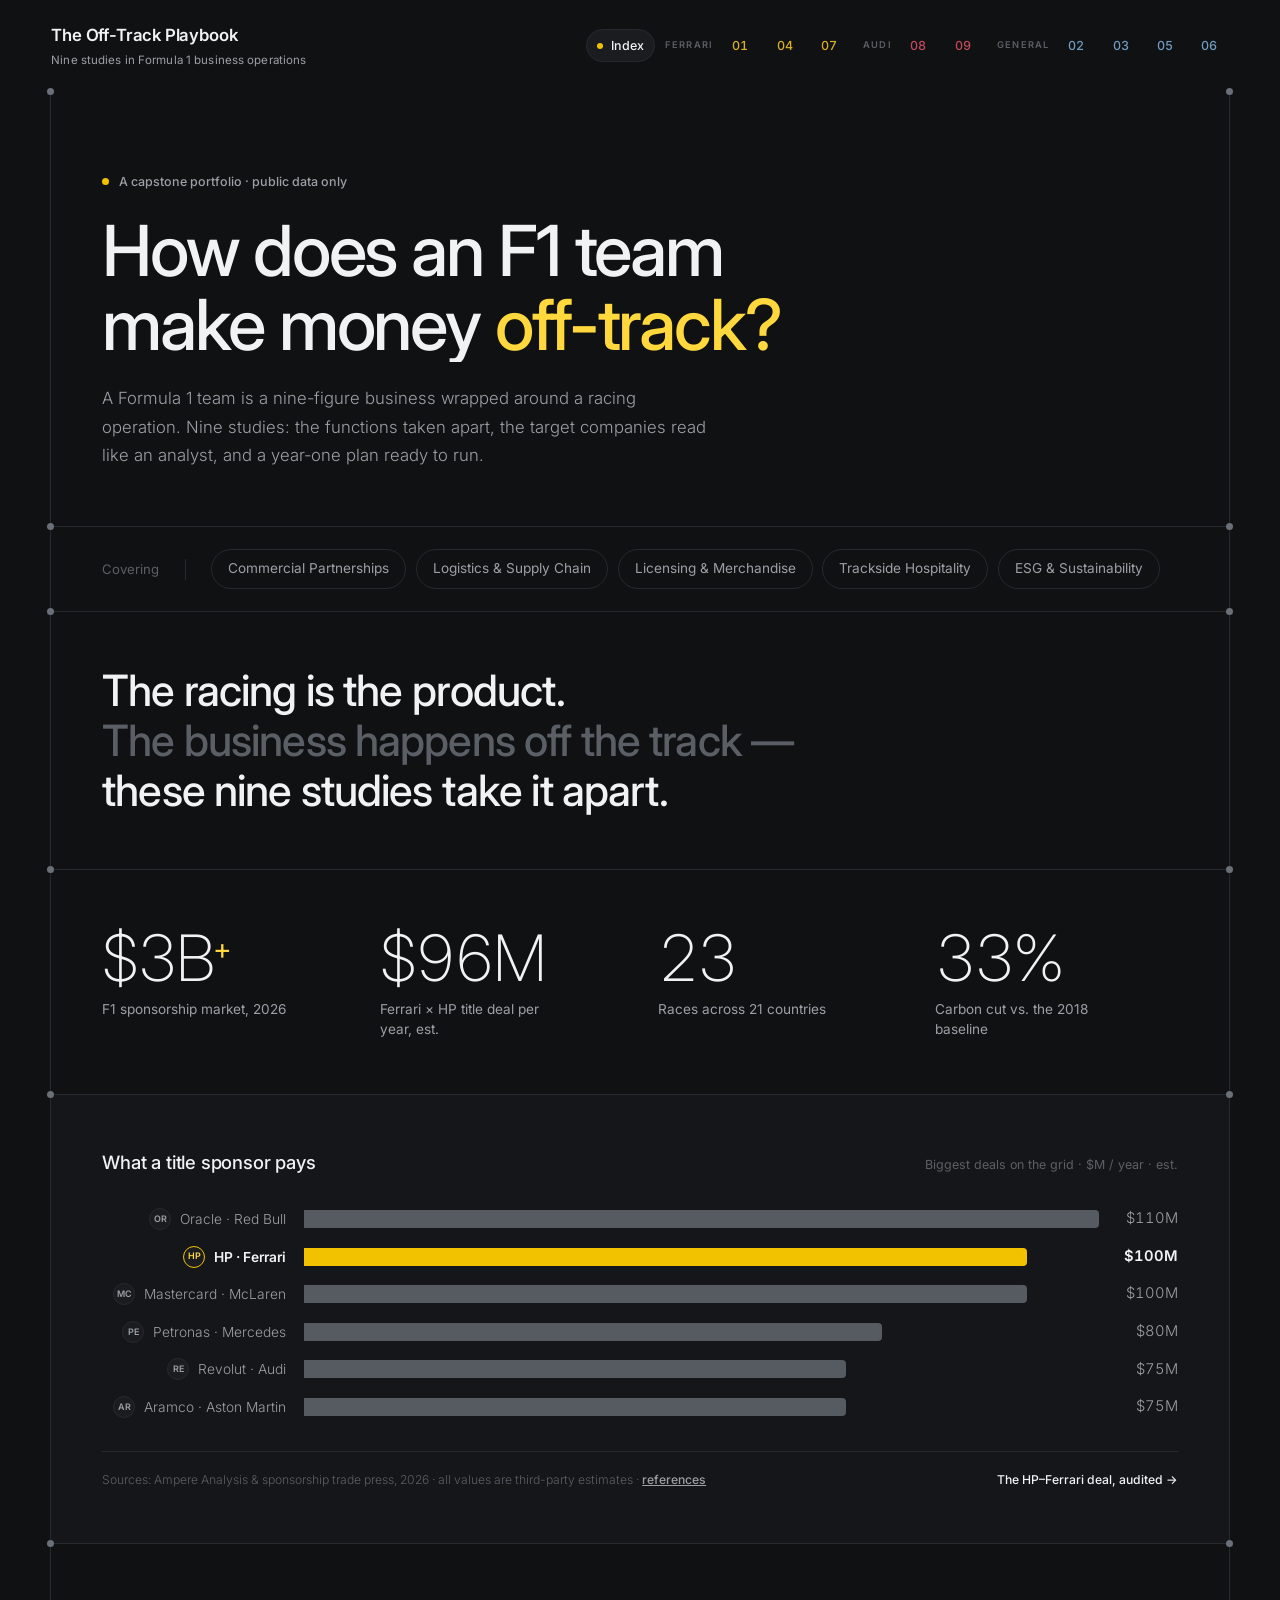
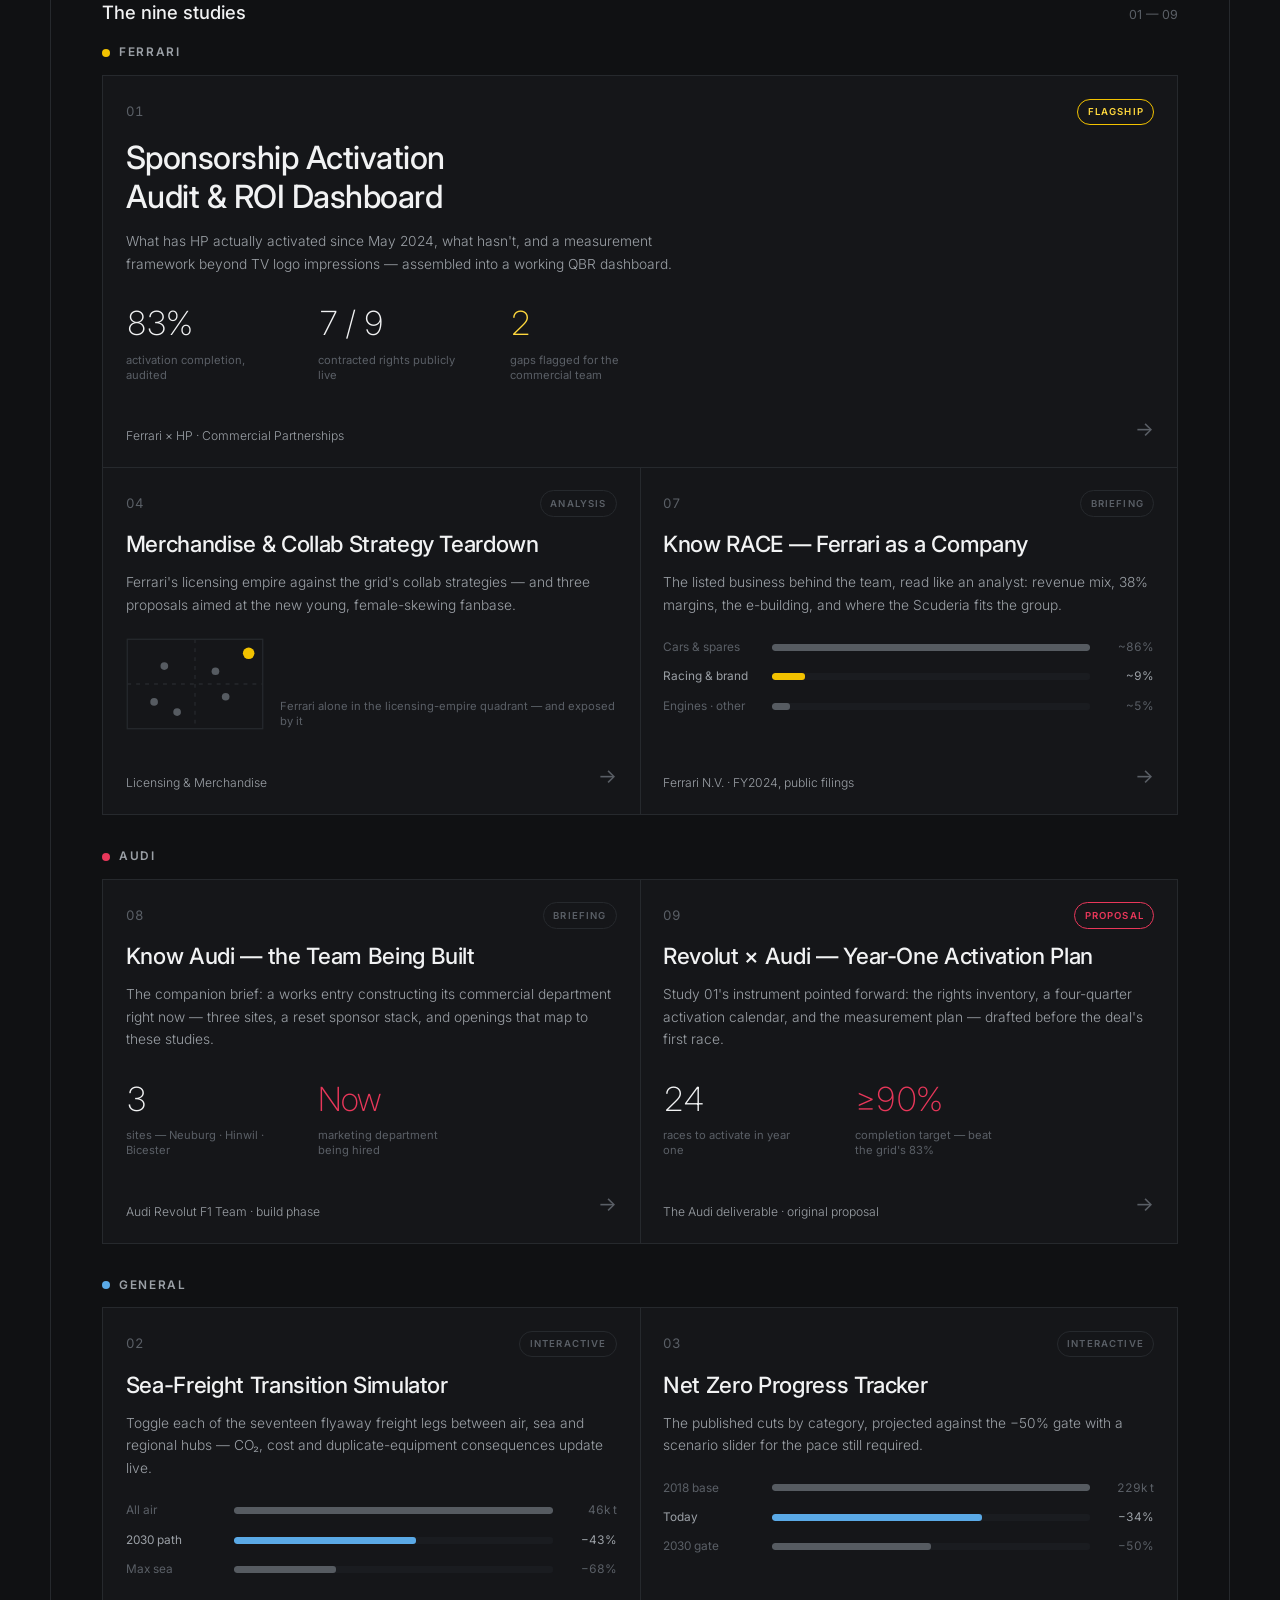
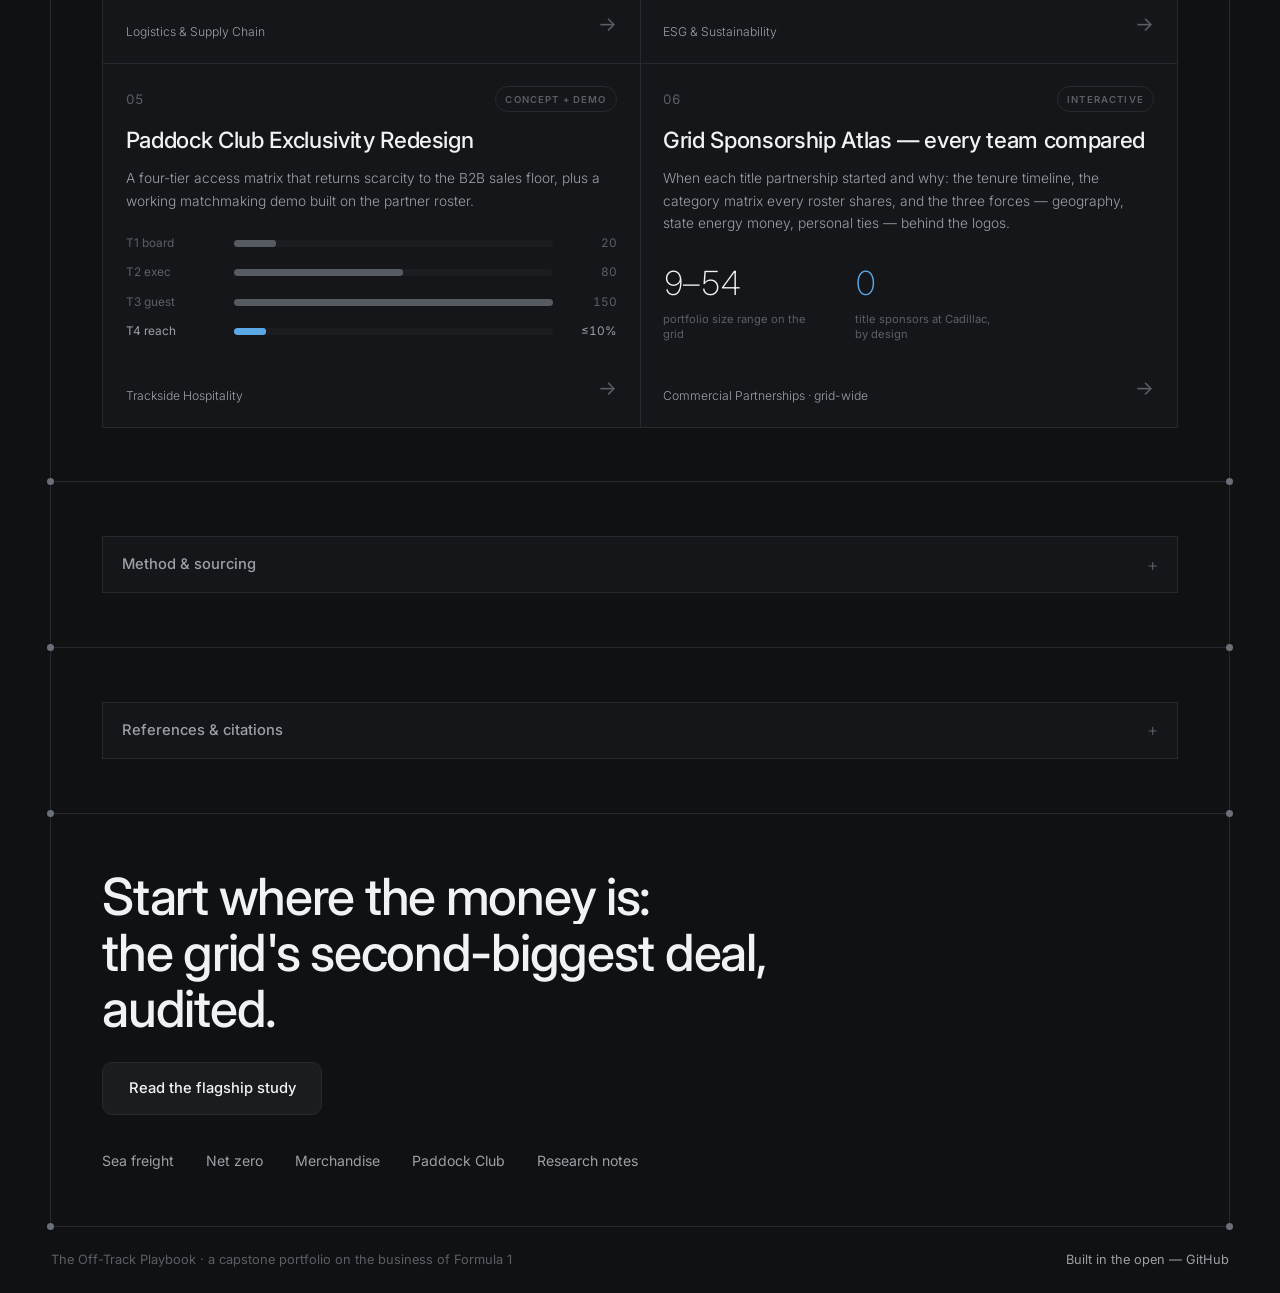
<file: index.html>
<!DOCTYPE html>
<html lang="en">
<head>
<meta charset="utf-8">
<meta name="viewport" content="width=device-width, initial-scale=1">
<title>The Off-Track Playbook — Nine Studies in F1 Business Operations</title>
<meta name="description" content="A capstone portfolio on how a Formula 1 team makes money off-track: sponsorship ROI, logistics, licensing, hospitality, sustainability, the grid-wide sponsor atlas, and company briefings on Ferrari and Audi.">
<link rel="preconnect" href="https://fonts.googleapis.com">
<link rel="preconnect" href="https://fonts.gstatic.com" crossorigin>
<link href="https://fonts.googleapis.com/css2?family=Inter:wght@200;300;400;500;600&display=swap" rel="stylesheet">
<link rel="stylesheet" href="assets/style.css?v=9">
</head>
<body>

<header class="site">
  <div class="wrap">
    <div class="brand">The Off-Track Playbook
      <small>Nine studies in Formula 1 business operations</small>
    </div>
    <nav class="topnav" aria-label="Site"><a href="index.html" class="on" aria-current="page">Index</a><span class="tng">Ferrari</span><a href="projects/sponsorship-roi.html" class="g-frr" title="Sponsorship ROI Dashboard">01</a><a href="projects/merch-collabs.html" class="g-frr" title="Merch & Collabs">04</a><a href="projects/know-race.html" class="g-frr" title="Know RACE">07</a><span class="tng">Audi</span><a href="projects/know-audi.html" class="g-audi" title="Know Audi">08</a><a href="projects/audi-activation-plan.html" class="g-audi" title="Revolut × Audi Activation Plan">09</a><span class="tng">General</span><a href="projects/sea-freight.html" class="g-gen" title="Sea-Freight Simulator">02</a><a href="projects/net-zero.html" class="g-gen" title="Net Zero Tracker">03</a><a href="projects/paddock-club.html" class="g-gen" title="Paddock Club">05</a><a href="projects/sponsorship-atlas.html" class="g-gen" title="Grid Sponsorship Atlas">06</a></nav>
  </div>
</header>

<div class="frame-wrap">

  <section class="sect hero">
    <div class="kicker reveal in">A capstone portfolio · public data only</div>
    <h1 class="wipe reveal">
      <span class="ln"><i>How does an F1 team</i></span>
      <span class="ln"><i>make money <em>off-track?</em></i></span>
    </h1>
    <p class="lede reveal">
      A Formula 1 team is a nine-figure business wrapped around a racing operation.
      Nine studies: the functions taken apart, the target companies read like an analyst, and a year-one plan ready to run.
    </p>
  </section>

  <section class="sect coverage reveal" aria-label="Functions covered">
    <span class="cap">Covering</span>
    <nav class="cov-links">
      <a href="projects/sponsorship-roi.html">Commercial Partnerships</a>
      <a href="projects/sea-freight.html">Logistics &amp; Supply Chain</a>
      <a href="projects/merch-collabs.html">Licensing &amp; Merchandise</a>
      <a href="projects/paddock-club.html">Trackside Hospitality</a>
      <a href="projects/net-zero.html">ESG &amp; Sustainability</a>
    </nav>
  </section>

  <section class="sect statement">
    <h2 class="wipe reveal">
      <span class="ln"><i>The racing is the product.</i></span>
      <span class="ln"><i><span class="dim">The business happens off the track —</span></i></span>
      <span class="ln"><i>these nine studies take it apart.</i></span>
    </h2>
  </section>

  <section class="sect stats reveal" aria-label="The numbers behind the sport's off-track business">
    <div><a href="#deals" title="See the title-deal chart"><div class="n" data-n="3" data-pre="$" data-suf="B"><sup>+</sup></div><div class="l">F1 sponsorship market, 2026</div></a></div>
    <div><a href="projects/sponsorship-roi.html" title="Open the flagship audit"><div class="n" data-n="100" data-pre="$" data-suf="M">&nbsp;</div><div class="l">Ferrari × HP title deal per year, est.</div></a></div>
    <div><a href="projects/sea-freight.html" title="Open the freight simulator"><div class="n" data-n="24">&nbsp;</div><div class="l">Races across 21 countries</div></a></div>
    <div><a href="projects/net-zero.html" title="Open the net-zero tracker"><div class="n" data-n="35" data-suf="%">&nbsp;</div><div class="l">Carbon cut vs. the 2018 baseline</div></a></div>
  </section>

  <section class="sect hero-chart reveal" id="deals" aria-label="Bar chart: the grid's largest title sponsorship deals in millions of dollars per year, reported estimates. Oracle and Red Bull 110. HP and Ferrari 100. Mastercard and McLaren 100. Petronas and Mercedes 80. Revolut and Audi 75. Aramco and Aston Martin 75.">
    <div class="chart-head">
      <h2>What a title sponsor pays</h2>
      <span>Biggest deals on the grid · $M / year · est.</span>
    </div>
    <div class="chart-rows">
      <div class="crow" title="Oracle × Red Bull Racing — ~$110M/yr, the grid's largest title deal (reported estimate)">
        <span class="who"><span class="chip">OR</span>Oracle · Red Bull</span>
        <span class="track"><i style="--w:100%"></i></span>
        <span class="val">$110M</span>
      </div>
      <div class="crow hot" title="HP × Scuderia Ferrari — ~$100M/yr since May 2024. The deal this portfolio audits (reported estimate)">
        <span class="who"><span class="chip">HP</span>HP · Ferrari</span>
        <span class="track"><i style="--w:90.9%"></i></span>
        <span class="val">$100M</span>
      </div>
      <div class="crow" title="Mastercard × McLaren — ~$100M/yr (reported estimate)">
        <span class="who"><span class="chip">MC</span>Mastercard · McLaren</span>
        <span class="track"><i style="--w:90.9%"></i></span>
        <span class="val">$100M</span>
      </div>
      <div class="crow" title="Petronas × Mercedes — ~$80M/yr (reported estimate)">
        <span class="who"><span class="chip">PE</span>Petronas · Mercedes</span>
        <span class="track"><i style="--w:72.7%"></i></span>
        <span class="val">$80M</span>
      </div>
      <div class="crow" title="Revolut × Audi — ~$75M/yr (reported estimate)">
        <span class="who"><span class="chip">RE</span>Revolut · Audi</span>
        <span class="track"><i style="--w:68.2%"></i></span>
        <span class="val">$75M</span>
      </div>
      <div class="crow" title="Aramco × Aston Martin — ~$75M/yr (reported estimate)">
        <span class="who"><span class="chip">AR</span>Aramco · Aston Martin</span>
        <span class="track"><i style="--w:68.2%"></i></span>
        <span class="val">$75M</span>
      </div>
    </div>
    <div class="chart-foot">
      <span>Sources: Ampere Analysis &amp; sponsorship trade press, 2026 · all values are third-party estimates · <a href="#refs" style="color:var(--ink-soft); text-decoration:underline;">references</a></span>
      <a href="projects/sponsorship-roi.html">The HP–Ferrari deal, audited →</a>
    </div>
  </section>

  <section class="sect" aria-label="The nine studies">
    <div class="index-head reveal">
      <h2>The nine studies</h2>
      <span>01 — 09</span>
    </div>

    <div class="reveal">
      <h3 class="tg-head g-frr"><span class="tg-dot"></span>Ferrari</h3>
      <div class="tiles g-frr">
      <a class="tile hot" href="projects/sponsorship-roi.html">
        <span class="tile-top"><span class="no">01</span><span class="pill">Flagship</span></span>
        <h3>Sponsorship Activation Audit &amp; ROI Dashboard</h3>
        <span class="tile-desc">What has HP actually activated since May 2024, what hasn't, and a measurement framework beyond TV logo impressions — assembled into a working QBR dashboard.</span>
        <span class="tile-mid tile-kpis">
          <span><span class="n2">83%</span><span class="l2" style="display:block">activation completion, audited</span></span>
          <span><span class="n2">7 / 9</span><span class="l2" style="display:block">contracted rights publicly live</span></span>
          <span><span class="n2"><em>2</em></span><span class="l2" style="display:block">gaps flagged for the commercial team</span></span>
        </span>
        <span class="tile-foot"><span class="fn">Ferrari × HP · Commercial Partnerships</span><span class="arrow">→</span></span>
      </a>

      <a class="tile" href="projects/merch-collabs.html">
        <span class="tile-top"><span class="no">04</span><span class="pill soft">Analysis</span></span>
        <h3>Merchandise &amp; Collab Strategy Teardown</h3>
        <span class="tile-desc">Ferrari's licensing empire against the grid's collab strategies — and three proposals aimed at the new young, female-skewing fanbase.</span>
        <span class="tile-mid" style="display:flex; align-items:flex-end; gap:1rem;">
          <svg class="tile-quad" viewBox="0 0 108 72" aria-hidden="true">
            <rect x="1" y="1" width="106" height="70" fill="none" stroke="#26292d"/>
            <line x1="54" y1="1" x2="54" y2="71" stroke="#26292d" stroke-dasharray="3 4"/>
            <line x1="1" y1="36" x2="107" y2="36" stroke="#26292d" stroke-dasharray="3 4"/>
            <circle cx="30" cy="22" r="3" fill="#565b61"/>
            <circle cx="22" cy="50" r="3" fill="#565b61"/>
            <circle cx="40" cy="58" r="3" fill="#565b61"/>
            <circle cx="70" cy="26" r="3" fill="#565b61"/>
            <circle cx="78" cy="46" r="3" fill="#565b61"/>
            <circle cx="96" cy="12" r="4.5" fill="#f2c200"/>
          </svg>
          <span class="l2" style="font-size:0.7rem; color:var(--ink-faint); line-height:1.4;">Ferrari alone in the licensing-empire quadrant — and exposed by it</span>
        </span>
        <span class="tile-foot"><span class="fn">Licensing &amp; Merchandise</span><span class="arrow">→</span></span>
      </a>

      <a class="tile" href="projects/know-race.html">
        <span class="tile-top"><span class="no">07</span><span class="pill soft">Briefing</span></span>
        <h3>Know RACE — Ferrari as a Company</h3>
        <span class="tile-desc">The listed business behind the team, read like an analyst: revenue mix, 38% margins, the e-building, and where the Scuderia fits the group.</span>
        <span class="tile-mid tmini">
          <span class="tr"><span>Cars &amp; spares</span><span class="tb"><i style="--w:100%"></i></span><span class="tv">~86%</span></span>
          <span class="tr hot"><span>Racing &amp; brand</span><span class="tb"><i style="--w:10.5%"></i></span><span class="tv">~9%</span></span>
          <span class="tr"><span>Engines · other</span><span class="tb"><i style="--w:5.8%"></i></span><span class="tv">~5%</span></span>
        </span>
        <span class="tile-foot"><span class="fn">Ferrari N.V. · FY2024, public filings</span><span class="arrow">→</span></span>
      </a>
      </div>

      <h3 class="tg-head g-audi"><span class="tg-dot"></span>Audi</h3>
      <div class="tiles g-audi">
      <a class="tile" href="projects/know-audi.html">
        <span class="tile-top"><span class="no">08</span><span class="pill soft">Briefing</span></span>
        <h3>Know Audi — the Team Being Built</h3>
        <span class="tile-desc">The companion brief: a works entry constructing its commercial department right now — three sites, a reset sponsor stack, and openings that map to these studies.</span>
        <span class="tile-mid tile-kpis">
          <span><span class="n2">3</span><span class="l2" style="display:block">sites — Neuburg · Hinwil · Bicester</span></span>
          <span><span class="n2"><em>Now</em></span><span class="l2" style="display:block">marketing department being hired</span></span>
        </span>
        <span class="tile-foot"><span class="fn">Audi Revolut F1 Team · build phase</span><span class="arrow">→</span></span>
      </a>

      <a class="tile" href="projects/audi-activation-plan.html">
        <span class="tile-top"><span class="no">09</span><span class="pill">Proposal</span></span>
        <h3>Revolut × Audi — Year-One Activation Plan</h3>
        <span class="tile-desc">Study 01's instrument pointed forward: the rights inventory, a four-quarter activation calendar, and the measurement plan — drafted before the deal's first race.</span>
        <span class="tile-mid tile-kpis">
          <span><span class="n2">24</span><span class="l2" style="display:block">races to activate in year one</span></span>
          <span><span class="n2"><em>≥90%</em></span><span class="l2" style="display:block">completion target — beat the grid's 83%</span></span>
        </span>
        <span class="tile-foot"><span class="fn">The Audi deliverable · original proposal</span><span class="arrow">→</span></span>
      </a>
      </div>

      <h3 class="tg-head g-gen"><span class="tg-dot"></span>General</h3>
      <div class="tiles g-gen">
      <a class="tile" href="projects/sea-freight.html">
        <span class="tile-top"><span class="no">02</span><span class="pill soft">Interactive</span></span>
        <h3>Sea-Freight Transition Simulator</h3>
        <span class="tile-desc">Toggle each of the seventeen flyaway freight legs between air, sea and regional hubs — CO₂, cost and duplicate-equipment consequences update live.</span>
        <span class="tile-mid tmini">
          <span class="tr"><span>All air</span><span class="tb"><i style="--w:100%"></i></span><span class="tv">46k t</span></span>
          <span class="tr hot"><span>2030 path</span><span class="tb"><i style="--w:57%"></i></span><span class="tv">−43%</span></span>
          <span class="tr"><span>Max sea</span><span class="tb"><i style="--w:32%"></i></span><span class="tv">−68%</span></span>
        </span>
        <span class="tile-foot"><span class="fn">Logistics &amp; Supply Chain</span><span class="arrow">→</span></span>
      </a>

      <a class="tile" href="projects/net-zero.html">
        <span class="tile-top"><span class="no">03</span><span class="pill soft">Interactive</span></span>
        <h3>Net Zero Progress Tracker</h3>
        <span class="tile-desc">The published cuts by category, projected against the −50% gate with a scenario slider for the pace still required.</span>
        <span class="tile-mid tmini">
          <span class="tr"><span>2018 base</span><span class="tb"><i style="--w:100%"></i></span><span class="tv">229k t</span></span>
          <span class="tr hot"><span>Today</span><span class="tb"><i style="--w:66%"></i></span><span class="tv">−34%</span></span>
          <span class="tr"><span>2030 gate</span><span class="tb"><i style="--w:50%"></i></span><span class="tv">−50%</span></span>
        </span>
        <span class="tile-foot"><span class="fn">ESG &amp; Sustainability</span><span class="arrow">→</span></span>
      </a>

      <a class="tile" href="projects/paddock-club.html">
        <span class="tile-top"><span class="no">05</span><span class="pill soft">Concept + demo</span></span>
        <h3>Paddock Club Exclusivity Redesign</h3>
        <span class="tile-desc">A four-tier access matrix that returns scarcity to the B2B sales floor, plus a working matchmaking demo built on the partner roster.</span>
        <span class="tile-mid tmini">
          <span class="tr"><span>T1 board</span><span class="tb"><i style="--w:13%"></i></span><span class="tv">20</span></span>
          <span class="tr"><span>T2 exec</span><span class="tb"><i style="--w:53%"></i></span><span class="tv">80</span></span>
          <span class="tr"><span>T3 guest</span><span class="tb"><i style="--w:100%"></i></span><span class="tv">150</span></span>
          <span class="tr hot"><span>T4 reach</span><span class="tb"><i style="--w:10%"></i></span><span class="tv">≤10%</span></span>
        </span>
        <span class="tile-foot"><span class="fn">Trackside Hospitality</span><span class="arrow">→</span></span>
      </a>

      <a class="tile" href="projects/sponsorship-atlas.html">
        <span class="tile-top"><span class="no">06</span><span class="pill soft">Interactive</span></span>
        <h3>Grid Sponsorship Atlas — every team compared</h3>
        <span class="tile-desc">When each title partnership started and why: the tenure timeline, the category matrix every roster shares, and the three forces — geography, state energy money, personal ties — behind the logos.</span>
        <span class="tile-mid tile-kpis">
          <span><span class="n2">9–54</span><span class="l2" style="display:block">portfolio size range on the grid</span></span>
          <span><span class="n2"><em>0</em></span><span class="l2" style="display:block">title sponsors at Cadillac, by design</span></span>
        </span>
        <span class="tile-foot"><span class="fn">Commercial Partnerships · grid-wide</span><span class="arrow">→</span></span>
      </a>
      </div>
    </div>
  </section>

  <section class="sect">
    <details class="fold reveal"><summary>Method &amp; sourcing</summary><div class="fold-body"><strong>Method note:</strong> everything here is built from publicly available
      information — press releases, company channels, trade press, and published
      sustainability reports. All financial figures are third-party estimates unless a
      company disclosed them, and are labeled as such throughout.</div></details>
  </section>

  <section class="sect" aria-label="References">
<details class="fold reveal" id="refs"><summary>References &amp; citations</summary><div class="fold-body"><ol class="refs">
  <li id="ref-1"><span><a href="https://rtrsports.com/en/blog/every-teams-title-sponsor-for-the-2026-formula-1-season/" target="_blank" rel="noopener">RTR Sports — Every F1 title sponsor for the 2026 season, deal values (incl. Ampere market sizing)</a></span></li>
  <li id="ref-2"><span><a href="https://www.planetf1.com/news/staggering-financial-value-of-ferrari-hp-title-sponsor-deal-revealed" target="_blank" rel="noopener">PlanetF1 — The financial value of the Ferrari–HP title deal</a></span></li>
  <li id="ref-3"><span><a href="https://www.motorsportweek.com/2025/01/07/ferrari-f1-sponsorship-deal-matches-red-bull-in-100-million-windfall-report/" target="_blank" rel="noopener">Motorsport Week — Ferrari deal matches Red Bull in ~$100M windfall</a></span></li>
  <li id="ref-4"><span><a href="https://www.blackbookmotorsport.com/features/brand-visibility-f1-sponsorship-relo-metrics/" target="_blank" rel="noopener">BlackBook Motorsport — Relo Metrics on F1 sponsor media value</a></span></li>
  <li id="ref-5"><span><a href="https://www.formula1.com/" target="_blank" rel="noopener">F1 corporate sustainability reporting — 2018 baseline and ~35% reduction</a></span></li>
</ol></div></details>

  </section>

  <section class="sect cta">
    <h2 class="wipe reveal">
      <span class="ln"><i>Start where the money is:</i></span>
      <span class="ln"><i>the grid's second-biggest deal, audited.</i></span>
    </h2>
    <a class="btn reveal" href="projects/sponsorship-roi.html">Read the flagship study</a>
    <div class="links reveal">
      <a href="projects/sea-freight.html">Sea freight</a>
      <a href="projects/net-zero.html">Net zero</a>
      <a href="projects/merch-collabs.html">Merchandise</a>
      <a href="projects/paddock-club.html">Paddock Club</a>
      <a href="research/hp-ferrari-activation-inventory.md">Research notes</a>
    </div>
  </section>

  <div class="frame-end"></div>
</div>

<footer class="site">
  <div class="wrap">
    <span>The Off-Track Playbook · a capstone portfolio on the business of Formula 1</span>
    <a href="https://github.com/naisargg/off-track-playbook">Built in the open — GitHub</a>
  </div>
</footer>

<script src="assets/main.js?v=9"></script>
</body>
</html>
</file>
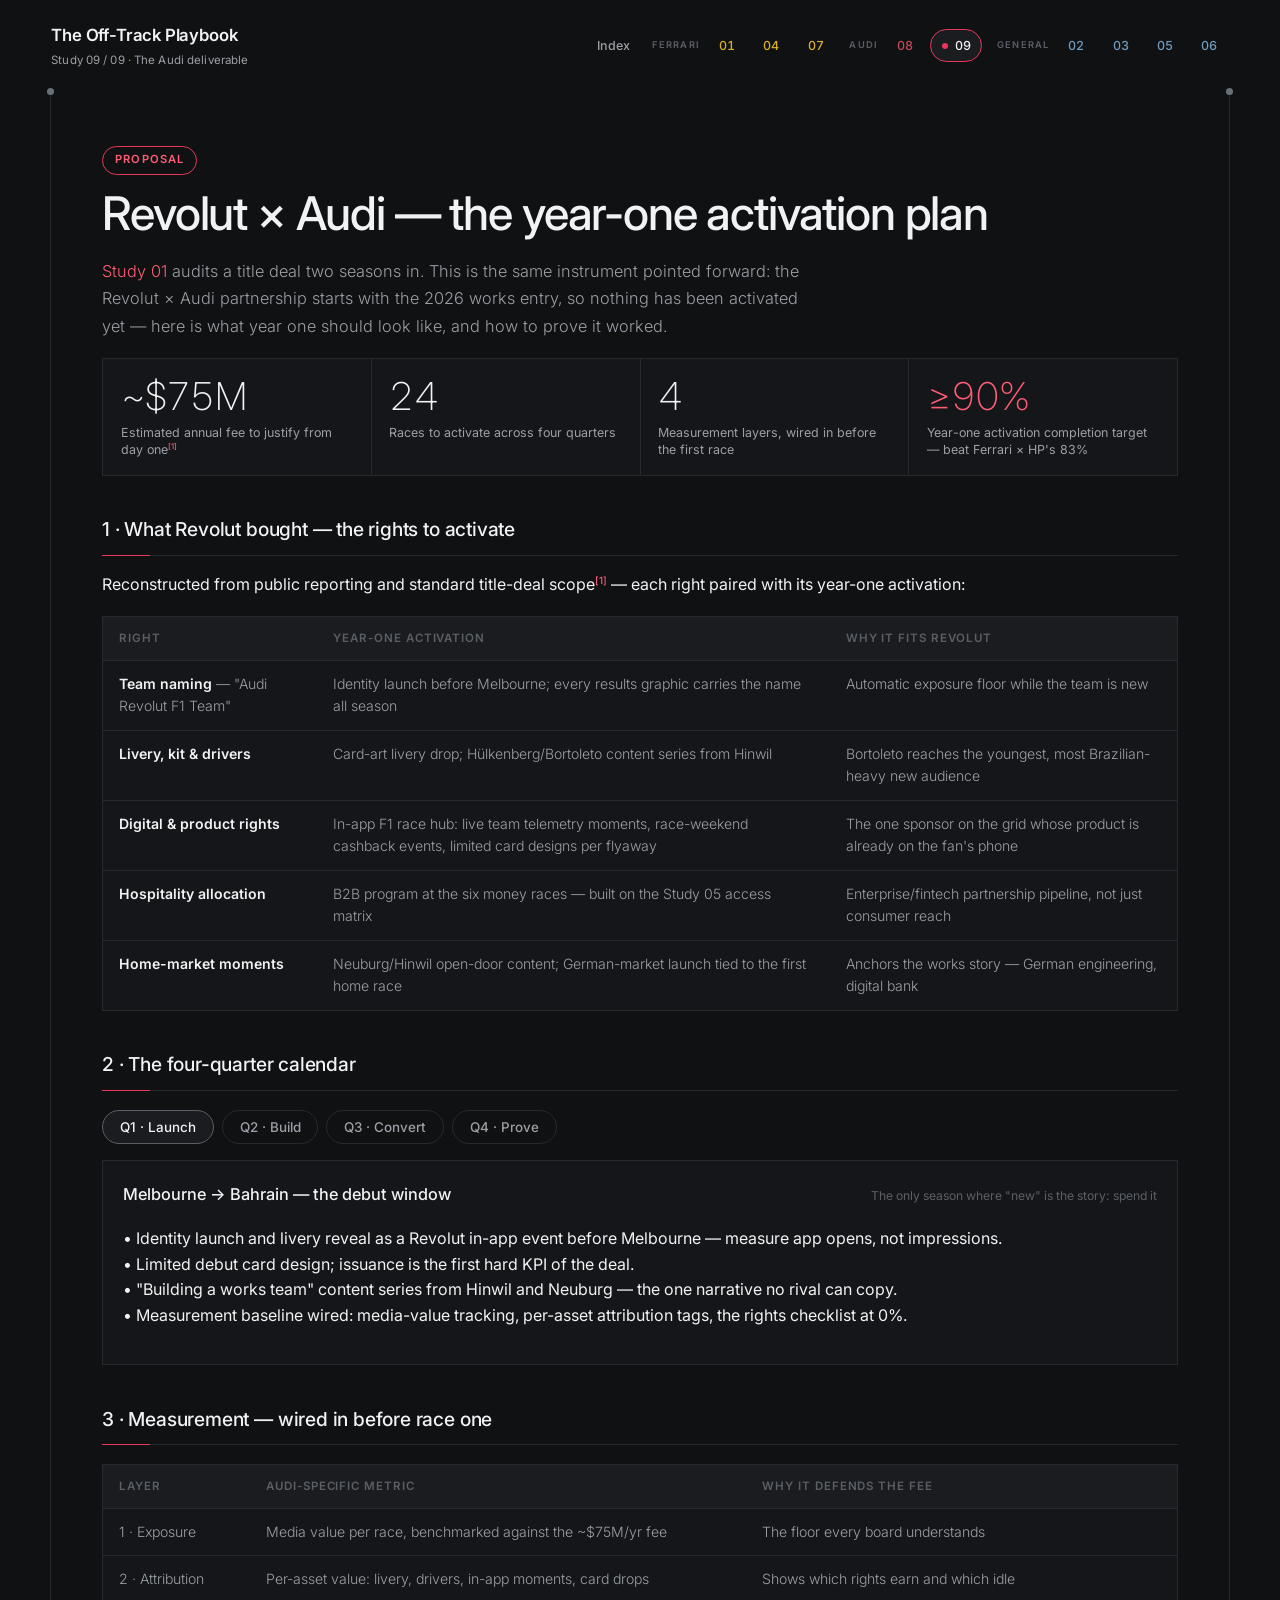
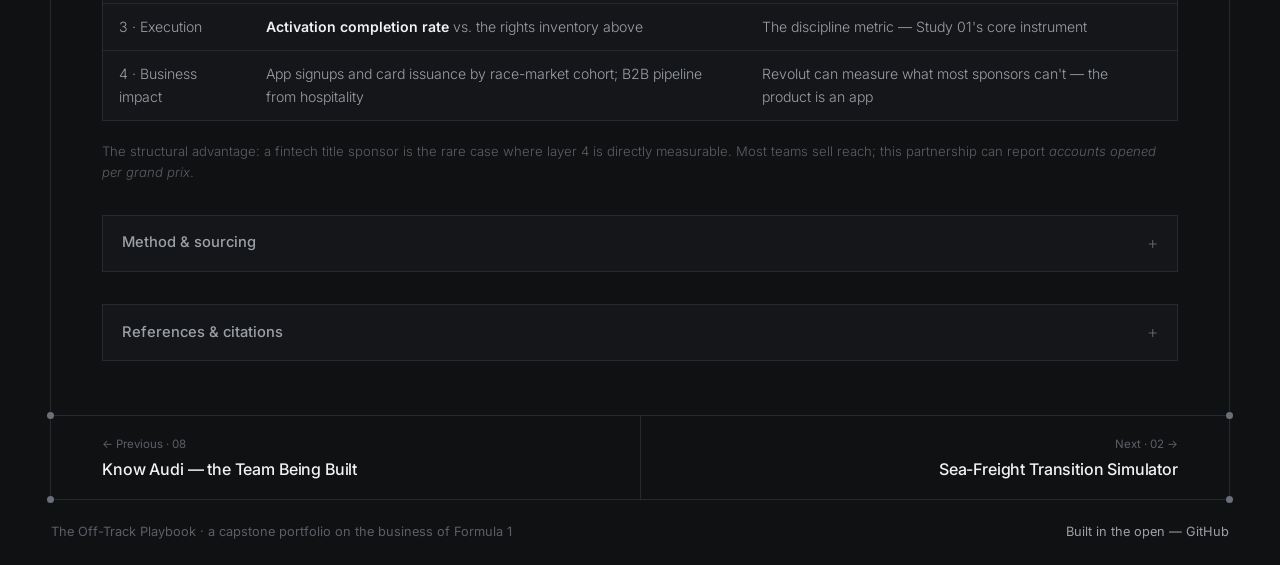
<file: projects/audi-activation-plan.html>
<!DOCTYPE html>
<html lang="en">
<head>
<meta charset="utf-8">
<meta name="viewport" content="width=device-width, initial-scale=1">
<title>Revolut × Audi — the Year-One Activation Plan | The Off-Track Playbook</title>
<link rel="preconnect" href="https://fonts.googleapis.com">
<link rel="preconnect" href="https://fonts.gstatic.com" crossorigin>
<link href="https://fonts.googleapis.com/css2?family=Inter:wght@200;300;400;500;600&display=swap" rel="stylesheet">
<link rel="stylesheet" href="../assets/style.css?v=9">
</head>
<body class="theme-audi">

<header class="site">
  <div class="wrap">
    <a href="../index.html">
      <div class="brand">The Off-Track Playbook
        <small>Study 09 / 09 · The Audi deliverable</small>
      </div>
    </a>
    <nav class="topnav" aria-label="Site"><a href="../index.html">Index</a><span class="tng">Ferrari</span><a href="sponsorship-roi.html" class="g-frr" title="Sponsorship ROI Dashboard">01</a><a href="merch-collabs.html" class="g-frr" title="Merch & Collabs">04</a><a href="know-race.html" class="g-frr" title="Know RACE">07</a><span class="tng">Audi</span><a href="know-audi.html" class="g-audi" title="Know Audi">08</a><a href="audi-activation-plan.html" class="g-audi on" aria-current="page" title="Revolut × Audi Activation Plan">09</a><span class="tng">General</span><a href="sea-freight.html" class="g-gen" title="Sea-Freight Simulator">02</a><a href="net-zero.html" class="g-gen" title="Net Zero Tracker">03</a><a href="paddock-club.html" class="g-gen" title="Paddock Club">05</a><a href="sponsorship-atlas.html" class="g-gen" title="Grid Sponsorship Atlas">06</a></nav>
  </div>
</header>

<div class="frame-wrap">
<main class="sect">
<article class="project">
  <span class="badge reveal in">Proposal</span>
  <h1>Revolut × Audi — the year-one activation plan</h1>
  <p class="lede reveal in">
    <a href="sponsorship-roi.html" style="color:var(--red-soft)">Study 01</a> audits a
    title deal two seasons in. This is the same instrument pointed forward: the
    Revolut × Audi partnership starts with the 2026 works entry, so nothing has been
    activated yet — here is what year one should look like, and how to prove it worked.
  </p>

  <div class="kpis reveal">
    <div class="kpi" data-go="#rights" title="See what was bought"><div class="v">~$75M</div><div class="k">Estimated annual fee to justify from day one<sup class="cite"><a href="#ref-1">[1]</a></sup></div></div>
    <div class="kpi" data-go="#calendar" title="See the calendar"><div class="v">24</div><div class="k">Races to activate across four quarters</div></div>
    <div class="kpi" data-go="#measure" title="See the measurement plan"><div class="v">4</div><div class="k">Measurement layers, wired in before the first race</div></div>
    <div class="kpi" data-go="#calendar" title="The target"><div class="v"><em>≥90%</em></div><div class="k">Year-one activation completion target — beat Ferrari × HP's 83%</div></div>
  </div>

  <div class="reveal"><h2 id="rights">1 · What Revolut bought — the rights to activate</h2>
  <p>Reconstructed from public reporting and standard title-deal scope<sup class="cite"><a href="#ref-1">[1]</a></sup> —
  each right paired with its year-one activation:</p>
  <div class="table-wrap">
    <table>
      <tr><th>Right</th><th>Year-one activation</th><th>Why it fits Revolut</th></tr>
      <tr><td><strong>Team naming</strong> — "Audi Revolut F1 Team"</td><td>Identity launch before Melbourne; every results graphic carries the name all season</td><td>Automatic exposure floor while the team is new</td></tr>
      <tr><td><strong>Livery, kit &amp; drivers</strong></td><td>Card-art livery drop; Hülkenberg/Bortoleto content series from Hinwil</td><td>Bortoleto reaches the youngest, most Brazilian-heavy new audience</td></tr>
      <tr><td><strong>Digital &amp; product rights</strong></td><td>In-app F1 race hub: live team telemetry moments, race-weekend cashback events, limited card designs per flyaway</td><td>The one sponsor on the grid whose product is already on the fan's phone</td></tr>
      <tr><td><strong>Hospitality allocation</strong></td><td>B2B program at the six money races — built on the <a href="paddock-club.html">Study 05</a> access matrix</td><td>Enterprise/fintech partnership pipeline, not just consumer reach</td></tr>
      <tr><td><strong>Home-market moments</strong></td><td>Neuburg/Hinwil open-door content; German-market launch tied to the first home race</td><td>Anchors the works story — German engineering, digital bank</td></tr>
    </table>
  </div>
  </div>

  <div class="reveal"><h2 id="calendar">2 · The four-quarter calendar</h2>
  <div class="tabs" role="tablist" aria-label="Year-one quarters">
    <button role="tab" aria-selected="true" data-tab="q1">Q1 · Launch</button>
    <button role="tab" aria-selected="false" data-tab="q2">Q2 · Build</button>
    <button role="tab" aria-selected="false" data-tab="q3">Q3 · Convert</button>
    <button role="tab" aria-selected="false" data-tab="q4">Q4 · Prove</button>
  </div>

  <div class="tabpanel panel" id="q1" role="tabpanel">
    <div class="panel-head"><h3>Melbourne → Bahrain — the debut window</h3><span>The only season where "new" is the story: spend it</span></div>
    <div class="fold-body" style="padding:0;">
      <p>• Identity launch and livery reveal as a Revolut in-app event before Melbourne — measure app opens, not impressions.<br>
      • Limited debut card design; issuance is the first hard KPI of the deal.<br>
      • "Building a works team" content series from Hinwil and Neuburg — the one narrative no rival can copy.<br>
      • Measurement baseline wired: media-value tracking, per-asset attribution tags, the rights checklist at 0%.</p>
    </div>
  </div>
  <div class="tabpanel panel" id="q2" role="tabpanel" hidden>
    <div class="panel-head"><h3>Miami → European season — reach into the growth market</h3><span>US races + home continent</span></div>
    <div class="fold-body" style="padding:0;">
      <p>• Miami consumer activation aimed at the 18–24, majority-female new-fan cohort — Revolut's exact acquisition target.<br>
      • German home-market push around the European leg; Neuburg engineering content for credibility.<br>
      • First B2B hospitality window at Monaco and Silverstone using the tiered access model.<br>
      • Quarter-end: first activation-completion reading against the rights inventory.</p>
    </div>
  </div>
  <div class="tabpanel panel" id="q3" role="tabpanel" hidden>
    <div class="panel-head"><h3>Summer → Singapore/Austin — convert attention to accounts</h3><span>Reach is rented; accounts are owned</span></div>
    <div class="fold-body" style="padding:0;">
      <p>• Race-weekend cashback and FX-fee events in every flyaway market — sponsorship as product distribution.<br>
      • Per-market card drops for Singapore and Austin; geo-cohort signup attribution per race.<br>
      • Slow-scoreboard insurance: content keyed to the build story and 2027 pipeline, never to points scored.</p>
    </div>
  </div>
  <div class="tabpanel panel" id="q4" role="tabpanel" hidden>
    <div class="panel-head"><h3>Vegas → Abu Dhabi — the proof quarter</h3><span>End the season with a defensible number</span></div>
    <div class="fold-body" style="padding:0;">
      <p>• Vegas flagship consumer moment; Abu Dhabi B2B closing program.<br>
      • Year-one QBR built on the four layers: exposure, attribution, completion rate, business impact.<br>
      • Target: ≥90% of contracted right categories activated with a public trace — beating the 83% the grid's
      second-biggest deal shows after two seasons (<a href="sponsorship-roi.html">Study 01</a>).<br>
      • Renewal-ready narrative drafted before anyone asks for it.</p>
    </div>
  </div>
  </div>

  <div class="reveal"><h2 id="measure">3 · Measurement — wired in before race one</h2>
  <div class="table-wrap">
    <table>
      <tr><th>Layer</th><th>Audi-specific metric</th><th>Why it defends the fee</th></tr>
      <tr><td>1 · Exposure</td><td>Media value per race, benchmarked against the ~$75M/yr fee</td><td>The floor every board understands</td></tr>
      <tr><td>2 · Attribution</td><td>Per-asset value: livery, drivers, in-app moments, card drops</td><td>Shows which rights earn and which idle</td></tr>
      <tr><td>3 · Execution</td><td><strong>Activation completion rate</strong> vs. the rights inventory above</td><td>The discipline metric — Study 01's core instrument</td></tr>
      <tr><td>4 · Business impact</td><td>App signups and card issuance by race-market cohort; B2B pipeline from hospitality</td><td>Revolut can measure what most sponsors can't — the product is an app</td></tr>
    </table>
  </div>
  <p style="font-size:0.82rem; color:var(--ink-faint); font-weight:300; margin-top:0.8rem;">
    The structural advantage: a fintech title sponsor is the rare case where layer 4
    is directly measurable. Most teams sell reach; this partnership can report
    <em>accounts opened per grand prix</em>.</p>
  </div>

  <details class="fold reveal"><summary>Method &amp; sourcing</summary><div class="fold-body"><strong>Method:</strong> a forward-looking proposal, not an audit — rights scope
  reconstructed from public deal reporting and standard title-deal structure; all
  activations are this study's original proposals; deal value is a third-party
  estimate. The measurement instrument is <a href="sponsorship-roi.html">Study 01</a>'s
  framework; the team context is <a href="know-audi.html">Study 08</a>.</div></details>
<details class="fold reveal" id="refs"><summary>References &amp; citations</summary><div class="fold-body"><ol class="refs">
  <li id="ref-1"><span><a href="https://rtrsports.com/en/blog/every-teams-title-sponsor-for-the-2026-formula-1-season/" target="_blank" rel="noopener">RTR Sports — Revolut · Audi title deal, value and positioning (2026)</a></span></li>
  <li id="ref-2"><span><a href="https://www.sauber-group.com/" target="_blank" rel="noopener">Sauber Group / Audi F1 — team communications</a></span></li>
  <li id="ref-3"><span>Audience composition (18–24 share, female share of new fans) <span class="unlinked">F1 published audience research</span></span></li>
  <li id="ref-4"><span>Activation calendar and KPI targets <span class="unlinked">this study's original proposal</span></span></li>
</ol></div></details>

</article>
</main>
<nav class="pager" aria-label="Between studies">
  <a class="pg prev" href="know-audi.html"><small>← Previous · 08</small><span>Know Audi — the Team Being Built</span></a>
  <a class="pg next" href="sea-freight.html"><small>Next · 02 →</small><span>Sea-Freight Transition Simulator</span></a>
</nav>
<div class="frame-end"></div>
</div>

<footer class="site">
  <div class="wrap">
    <span>The Off-Track Playbook · a capstone portfolio on the business of Formula 1</span>
    <a href="https://github.com/naisargg/off-track-playbook">Built in the open — GitHub</a>
  </div>
</footer>

<script src="../assets/main.js?v=9"></script>
<script>
(function () {
  var tabs = document.querySelectorAll('.tabs [role="tab"]');
  tabs.forEach(function (b) {
    b.addEventListener("click", function () {
      tabs.forEach(function (o) {
        o.setAttribute("aria-selected", o === b ? "true" : "false");
        document.getElementById(o.dataset.tab).hidden = o !== b;
      });
    });
  });
})();
</script>
</body>
</html>
</file>
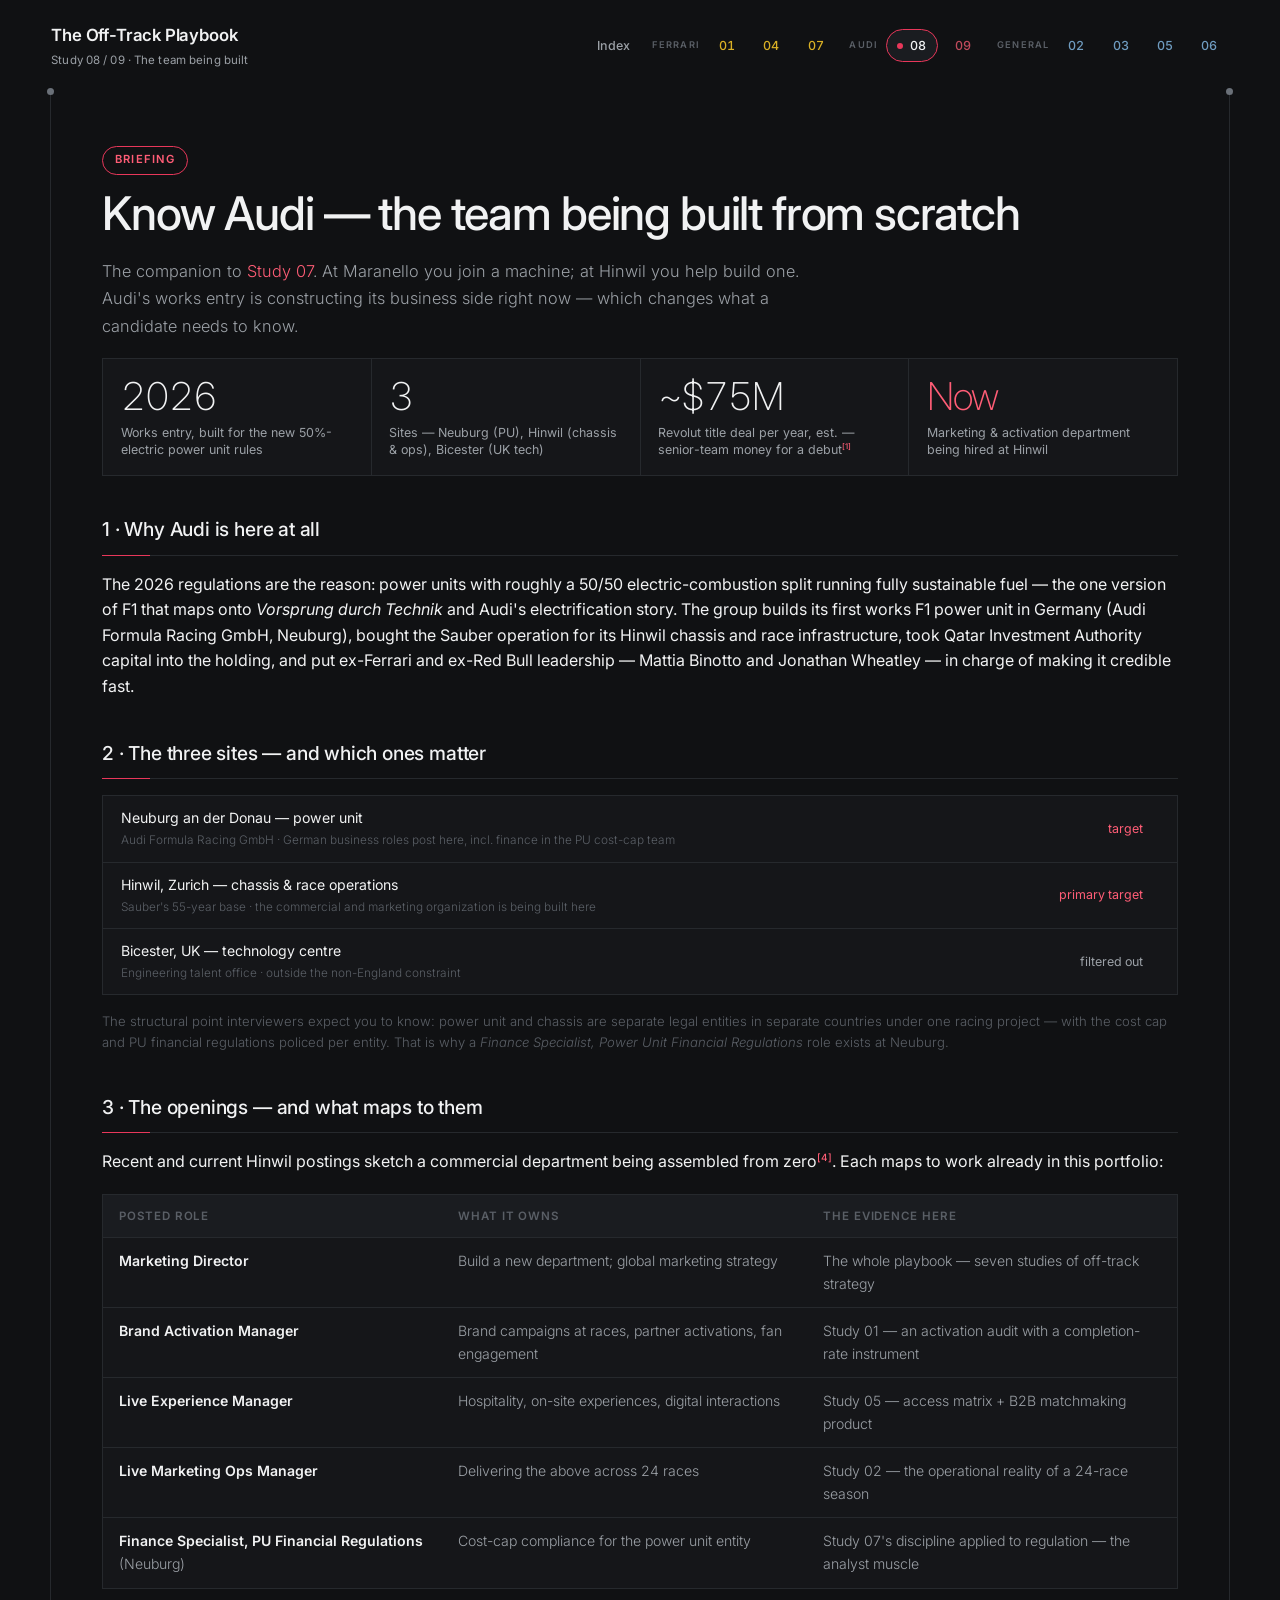
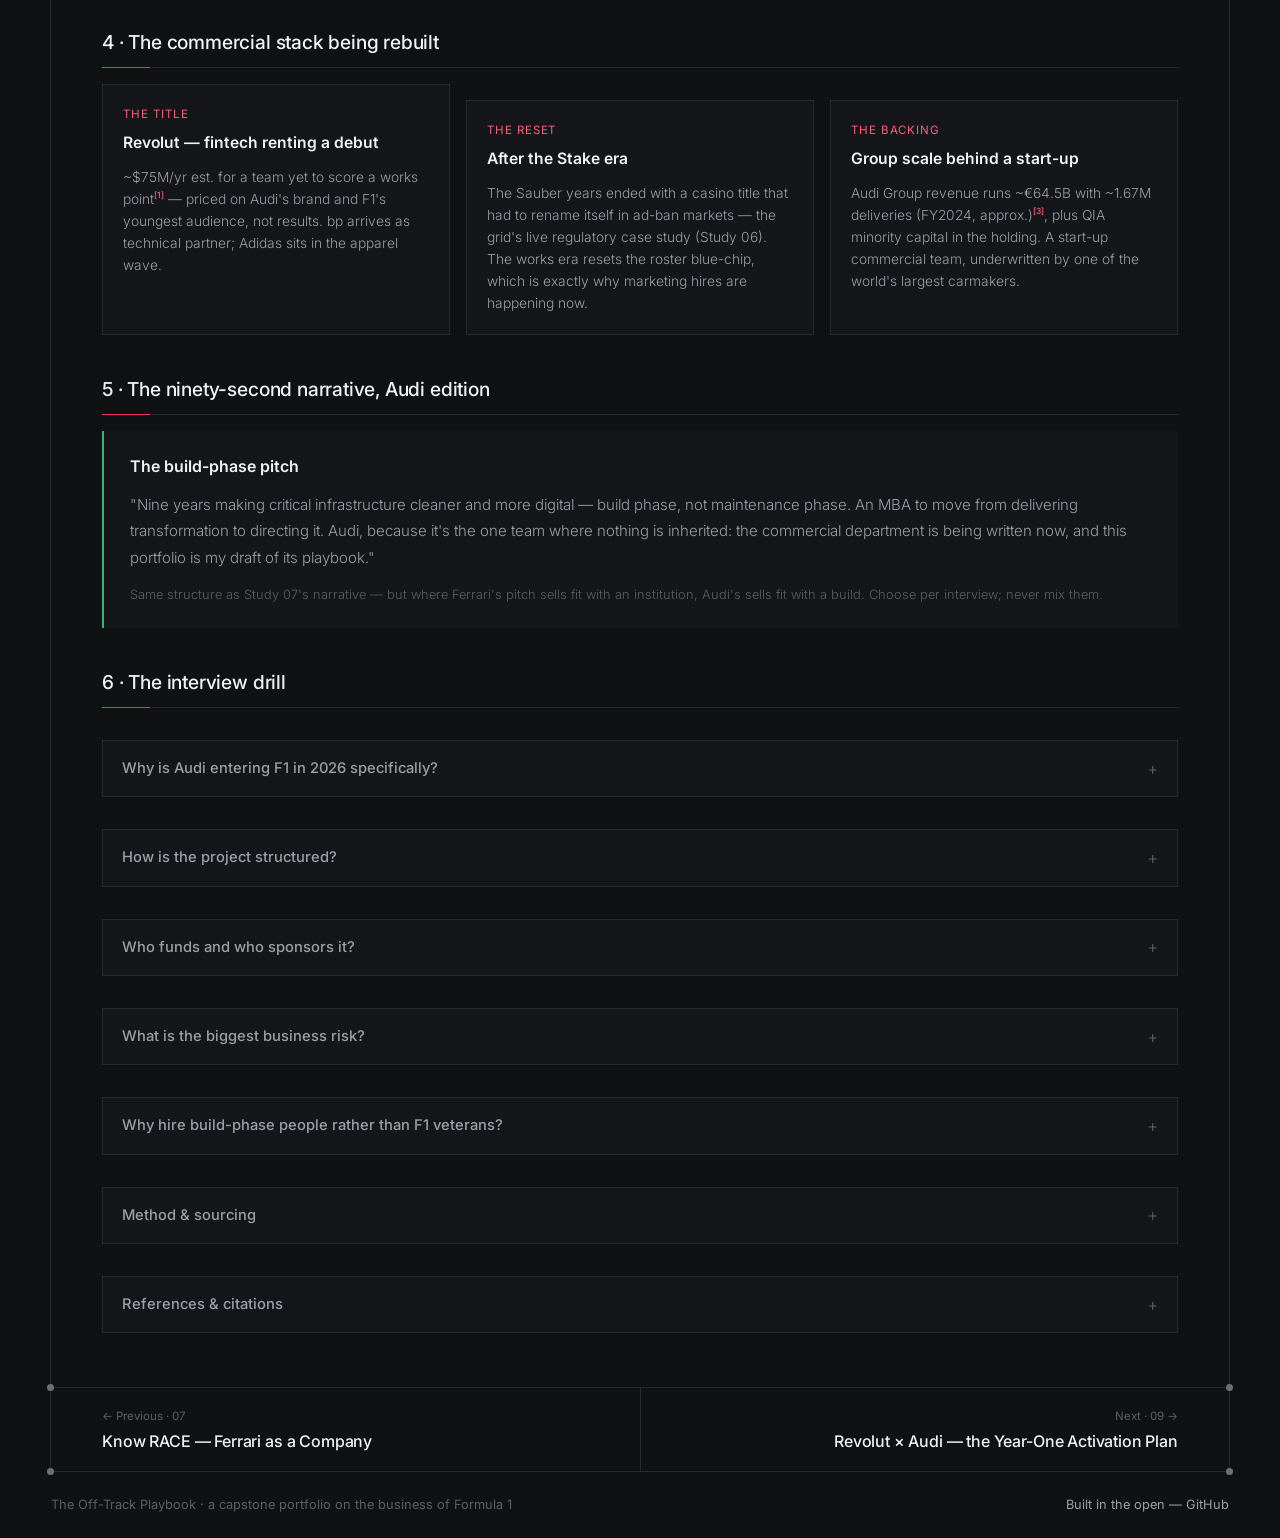
<file: projects/know-audi.html>
<!DOCTYPE html>
<html lang="en">
<head>
<meta charset="utf-8">
<meta name="viewport" content="width=device-width, initial-scale=1">
<title>Know Audi — the Team Being Built | The Off-Track Playbook</title>
<link rel="preconnect" href="https://fonts.googleapis.com">
<link rel="preconnect" href="https://fonts.gstatic.com" crossorigin>
<link href="https://fonts.googleapis.com/css2?family=Inter:wght@200;300;400;500;600&display=swap" rel="stylesheet">
<link rel="stylesheet" href="../assets/style.css?v=9">
</head>
<body class="theme-audi">

<header class="site">
  <div class="wrap">
    <a href="../index.html">
      <div class="brand">The Off-Track Playbook
        <small>Study 08 / 09 · The team being built</small>
      </div>
    </a>
    <nav class="topnav" aria-label="Site"><a href="../index.html">Index</a><span class="tng">Ferrari</span><a href="sponsorship-roi.html" class="g-frr" title="Sponsorship ROI Dashboard">01</a><a href="merch-collabs.html" class="g-frr" title="Merch & Collabs">04</a><a href="know-race.html" class="g-frr" title="Know RACE">07</a><span class="tng">Audi</span><a href="know-audi.html" class="g-audi on" aria-current="page" title="Know Audi">08</a><a href="audi-activation-plan.html" class="g-audi" title="Revolut × Audi Activation Plan">09</a><span class="tng">General</span><a href="sea-freight.html" class="g-gen" title="Sea-Freight Simulator">02</a><a href="net-zero.html" class="g-gen" title="Net Zero Tracker">03</a><a href="paddock-club.html" class="g-gen" title="Paddock Club">05</a><a href="sponsorship-atlas.html" class="g-gen" title="Grid Sponsorship Atlas">06</a></nav>
  </div>
</header>

<div class="frame-wrap">
<main class="sect">
<article class="project">
  <span class="badge reveal in">Briefing</span>
  <h1>Know Audi — the team being built from scratch</h1>
  <p class="lede reveal in">
    The companion to <a href="know-race.html" style="color:var(--red-soft)">Study 07</a>.
    At Maranello you join a machine; at Hinwil you help build one. Audi's works entry
    is constructing its business side right now — which changes what a candidate
    needs to know.
  </p>

  <div class="kpis reveal">
    <div class="kpi" data-go="#why" title="Why 2026"><div class="v">2026</div><div class="k">Works entry, built for the new 50%-electric power unit rules</div></div>
    <div class="kpi" data-go="#sites" title="See the three sites"><div class="v">3</div><div class="k">Sites — Neuburg (PU), Hinwil (chassis &amp; ops), Bicester (UK tech)</div></div>
    <div class="kpi" data-go="#money" title="See the commercial stack"><div class="v">~$75M</div><div class="k">Revolut title deal per year, est. — senior-team money for a debut<sup class="cite"><a href="#ref-1">[1]</a></sup></div></div>
    <div class="kpi" data-go="#fit" title="The build-phase openings"><div class="v"><em>Now</em></div><div class="k">Marketing &amp; activation department being hired at Hinwil</div></div>
  </div>

  <div class="reveal"><h2 id="why">1 · Why Audi is here at all</h2>
  <p>The 2026 regulations are the reason: power units with roughly a 50/50
  electric-combustion split running fully sustainable fuel — the one version of F1
  that maps onto <em>Vorsprung durch Technik</em> and Audi's electrification story.
  The group builds its first works F1 power unit in Germany (Audi Formula Racing
  GmbH, Neuburg), bought the Sauber operation for its Hinwil chassis and race
  infrastructure, took Qatar Investment Authority capital into the holding, and put
  ex-Ferrari and ex-Red Bull leadership — Mattia Binotto and Jonathan Wheatley — in
  charge of making it credible fast.</p>
  </div>

  <div class="reveal"><h2 id="sites">2 · The three sites — and which ones matter</h2>
  <div class="legs">
    <div class="leg"><span class="route">Neuburg an der Donau — power unit <small>Audi Formula Racing GmbH · German business roles post here, incl. finance in the PU cost-cap team</small></span><span class="est" style="color:var(--red-soft)">target</span></div>
    <div class="leg"><span class="route">Hinwil, Zurich — chassis &amp; race operations <small>Sauber's 55-year base · the commercial and marketing organization is being built here</small></span><span class="est" style="color:var(--red-soft)">primary target</span></div>
    <div class="leg"><span class="route">Bicester, UK — technology centre <small>Engineering talent office · outside the non-England constraint</small></span><span class="est">filtered out</span></div>
  </div>
  <p style="font-size:0.82rem; color:var(--ink-faint); font-weight:300; margin-top:1rem;">
    The structural point interviewers expect you to know: power unit and chassis are
    separate legal entities in separate countries under one racing project — with the
    cost cap and PU financial regulations policed per entity. That is why a
    <em>Finance Specialist, Power Unit Financial Regulations</em> role exists at Neuburg.</p>
  </div>

  <div class="reveal"><h2 id="fit">3 · The openings — and what maps to them</h2>
  <p>Recent and current Hinwil postings sketch a commercial department being assembled
  from zero<sup class="cite"><a href="#ref-4">[4]</a></sup>. Each maps to work already
  in this portfolio:</p>
  <div class="table-wrap">
    <table>
      <tr><th>Posted role</th><th>What it owns</th><th>The evidence here</th></tr>
      <tr><td><strong>Marketing Director</strong></td><td>Build a new department; global marketing strategy</td><td>The whole playbook — seven studies of off-track strategy</td></tr>
      <tr><td><strong>Brand Activation Manager</strong></td><td>Brand campaigns at races, partner activations, fan engagement</td><td><a href="sponsorship-roi.html">Study 01</a> — an activation audit with a completion-rate instrument</td></tr>
      <tr><td><strong>Live Experience Manager</strong></td><td>Hospitality, on-site experiences, digital interactions</td><td><a href="paddock-club.html">Study 05</a> — access matrix + B2B matchmaking product</td></tr>
      <tr><td><strong>Live Marketing Ops Manager</strong></td><td>Delivering the above across 24 races</td><td><a href="sea-freight.html">Study 02</a> — the operational reality of a 24-race season</td></tr>
      <tr><td><strong>Finance Specialist, PU Financial Regulations</strong> (Neuburg)</td><td>Cost-cap compliance for the power unit entity</td><td><a href="know-race.html">Study 07</a>'s discipline applied to regulation — the analyst muscle</td></tr>
    </table>
  </div>
  </div>

  <div class="reveal"><h2 id="money">4 · The commercial stack being rebuilt</h2>
  <div class="cards">
    <div class="panel">
      <h3><small>The title</small>Revolut — fintech renting a debut</h3>
      <p>~$75M/yr est. for a team yet to score a works point<sup class="cite"><a href="#ref-1">[1]</a></sup> —
      priced on Audi's brand and F1's youngest audience, not results. bp arrives as
      technical partner; Adidas sits in the apparel wave.</p>
    </div>
    <div class="panel">
      <h3><small>The reset</small>After the Stake era</h3>
      <p>The Sauber years ended with a casino title that had to rename itself in
      ad-ban markets — the grid's live regulatory case study
      (<a href="sponsorship-atlas.html">Study 06</a>). The works era resets the
      roster blue-chip, which is exactly why marketing hires are happening now.</p>
    </div>
    <div class="panel">
      <h3><small>The backing</small>Group scale behind a start-up</h3>
      <p>Audi Group revenue runs ~€64.5B with ~1.67M deliveries (FY2024, approx.)<sup class="cite"><a href="#ref-3">[3]</a></sup>,
      plus QIA minority capital in the holding. A start-up commercial team,
      underwritten by one of the world's largest carmakers.</p>
    </div>
  </div>
  </div>

  <div class="reveal"><h2 id="narrative">5 · The ninety-second narrative, Audi edition</h2>
  <div class="itl">
    <h3>The build-phase pitch</h3>
    <p>"Nine years making critical infrastructure cleaner and more digital — build
    phase, not maintenance phase. An MBA to move from delivering transformation to
    directing it. Audi, because it's the one team where nothing is inherited: the
    commercial department is being written now, and this portfolio is my draft of
    its playbook."</p>
    <p style="font-size:0.8rem; color:var(--ink-faint);">Same structure as Study 07's
    narrative — but where Ferrari's pitch sells fit with an institution, Audi's sells
    fit with a build. Choose per interview; never mix them.</p>
  </div>
  </div>

  <div class="reveal"><h2 id="drill">6 · The interview drill</h2>
  <details class="fold"><summary>Why is Audi entering F1 in 2026 specifically?</summary><div class="fold-body">The new power unit rules — ~50% electric, 100% sustainable fuel — are the first F1 formula that matches Audi's road-car story. Entering earlier would have meant racing someone else's engine concept; 2026 lets Neuburg build the first German works F1 power unit of the modern era.</div></details>
  <details class="fold"><summary>How is the project structured?</summary><div class="fold-body">Three sites, two legal entities: Audi Formula Racing GmbH in Neuburg builds the power unit; Hinwil (the former Sauber) runs chassis, operations, and the growing commercial organization; a Bicester UK technology centre recruits engineering talent. Cost-cap and PU financial regulations are policed per entity.</div></details>
  <details class="fold"><summary>Who funds and who sponsors it?</summary><div class="fold-body">Audi (Volkswagen Group) owns the project with Qatar Investment Authority minority capital in the holding. Revolut pays an estimated ~$75M/yr as title partner — senior-team pricing for a debut — with bp as technical partner and Adidas in apparel.</div></details>
  <details class="fold"><summary>What is the biggest business risk?</summary><div class="fold-body">Competitive patience: a new works power unit historically takes seasons to mature, and the commercial stack is priced on brand promise rather than results. The build-out has to survive a slow scoreboard — which makes disciplined activation and measurement (Study 01's subject) more important, not less.</div></details>
  <details class="fold"><summary>Why hire build-phase people rather than F1 veterans?</summary><div class="fold-body">Because the department doesn't exist yet. The postings — Marketing Director "building a new department," Brand Activation, Live Experience, Live Marketing Ops — are start-up jobs inside a corporate: writing playbooks, not executing inherited ones. Transformation experience is the qualification.</div></details>
  </div>

  <details class="fold reveal"><summary>Method &amp; sourcing</summary><div class="fold-body"><strong>Method:</strong> public reporting on the Audi F1 project, team and group
  communications, and role descriptions as publicly posted on the team's careers
  channels (mid-2026). Deal values are third-party estimates; group financials are
  approximations from Audi's annual communications. Companion brief:
  <a href="know-race.html">Study 07 — Know RACE</a>.</div></details>
<details class="fold reveal" id="refs"><summary>References &amp; citations</summary><div class="fold-body"><ol class="refs">
  <li id="ref-1"><span><a href="https://rtrsports.com/en/blog/every-teams-title-sponsor-for-the-2026-formula-1-season/" target="_blank" rel="noopener">RTR Sports — 2026 title sponsors: Revolut · Audi, deal context</a></span></li>
  <li id="ref-2"><span><a href="https://www.sauber-group.com/" target="_blank" rel="noopener">Sauber Group / Audi F1 — team site and careers channel (Hinwil)</a></span></li>
  <li id="ref-3"><span><a href="https://www.audi.com/" target="_blank" rel="noopener">Audi Group — annual and investor communications (FY2024 figures, approx.)</a></span></li>
  <li id="ref-4"><span>Role descriptions — Marketing Director, Brand Activation Manager, Live Marketing Operations Manager, Live Experience Manager (Hinwil); Finance Specialist, PU Financial Regulations (Neuburg) <span class="unlinked">as publicly posted, mid-2026; listings rotate</span></span></li>
  <li id="ref-5"><span>QIA minority stake; Binotto/Wheatley leadership; Bicester technology centre <span class="unlinked">via trade reporting, 2023–25</span></span></li>
</ol></div></details>

</article>
</main>
<nav class="pager" aria-label="Between studies">
  <a class="pg prev" href="know-race.html"><small>← Previous · 07</small><span>Know RACE — Ferrari as a Company</span></a>
  <a class="pg next" href="audi-activation-plan.html"><small>Next · 09 →</small><span>Revolut × Audi — the Year-One Activation Plan</span></a>
</nav>
<div class="frame-end"></div>
</div>

<footer class="site">
  <div class="wrap">
    <span>The Off-Track Playbook · a capstone portfolio on the business of Formula 1</span>
    <a href="https://github.com/naisargg/off-track-playbook">Built in the open — GitHub</a>
  </div>
</footer>

<script src="../assets/main.js?v=9"></script>
</body>
</html>
</file>
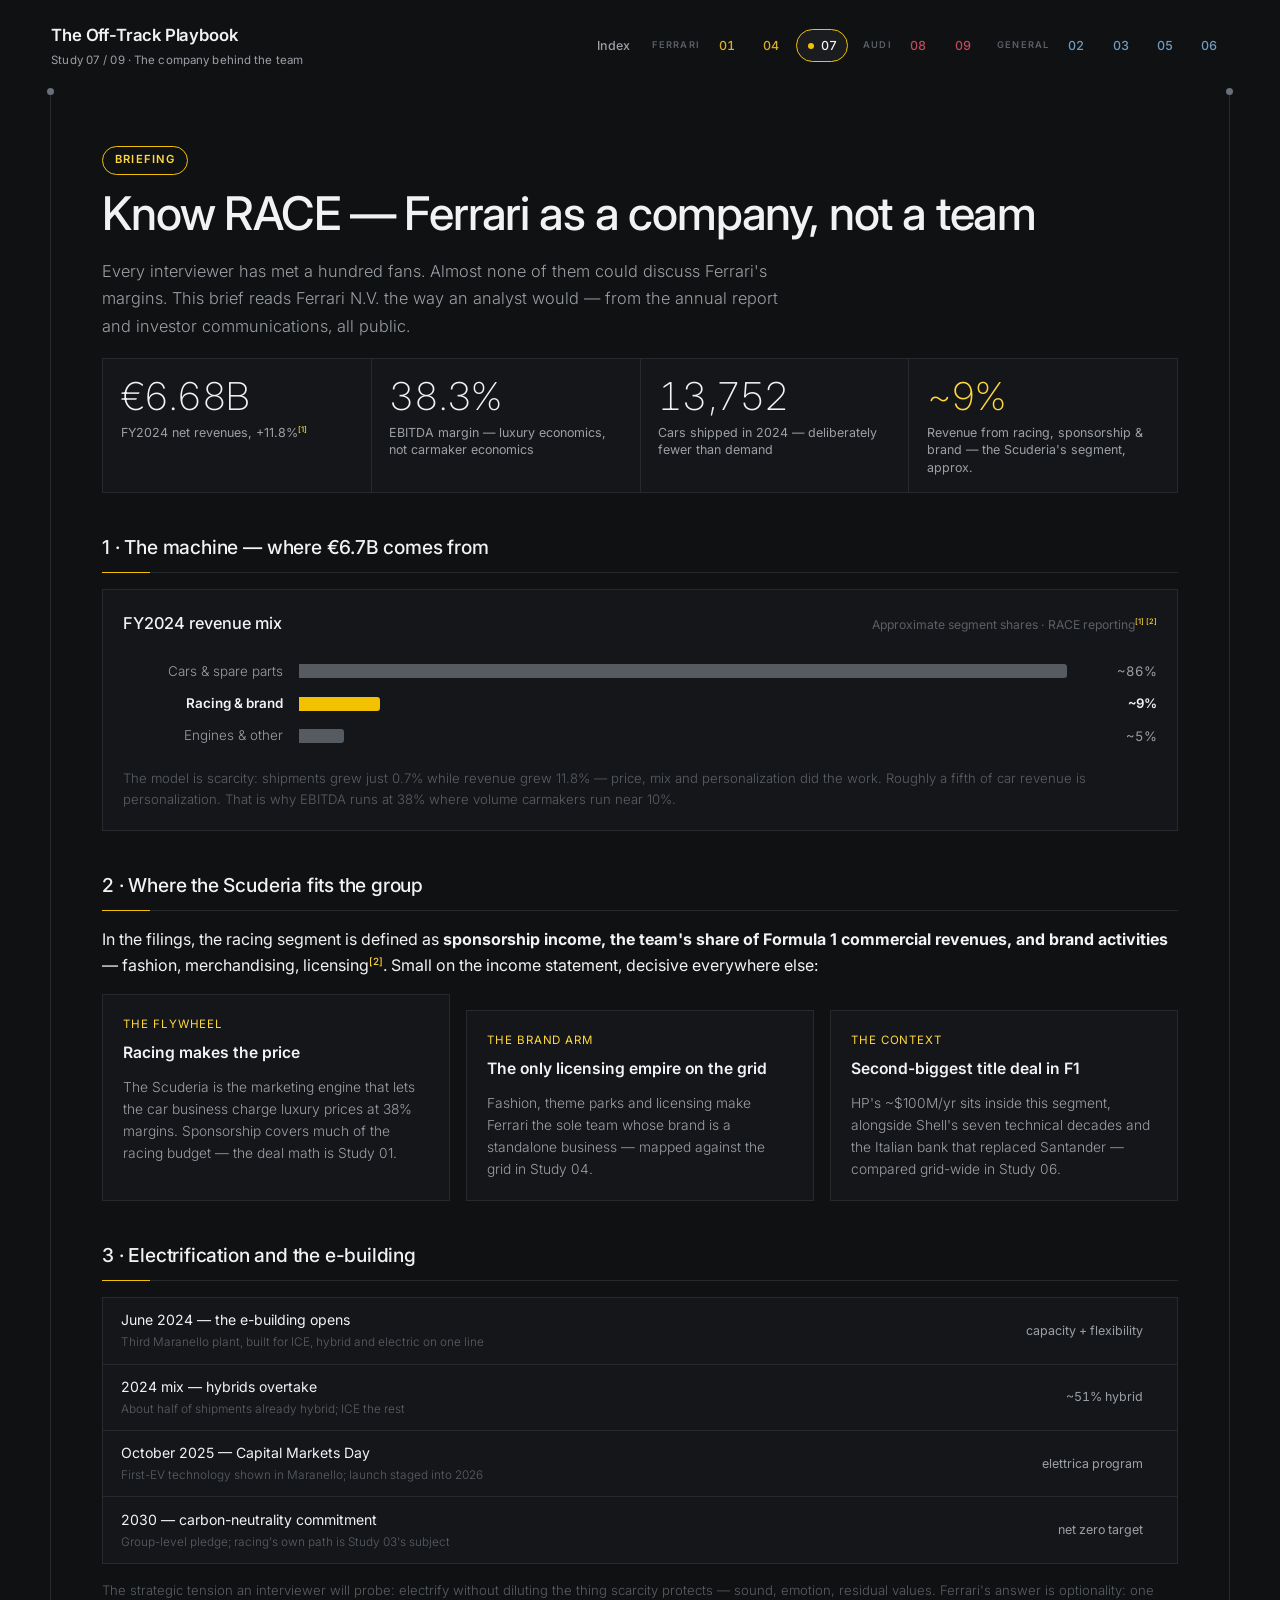
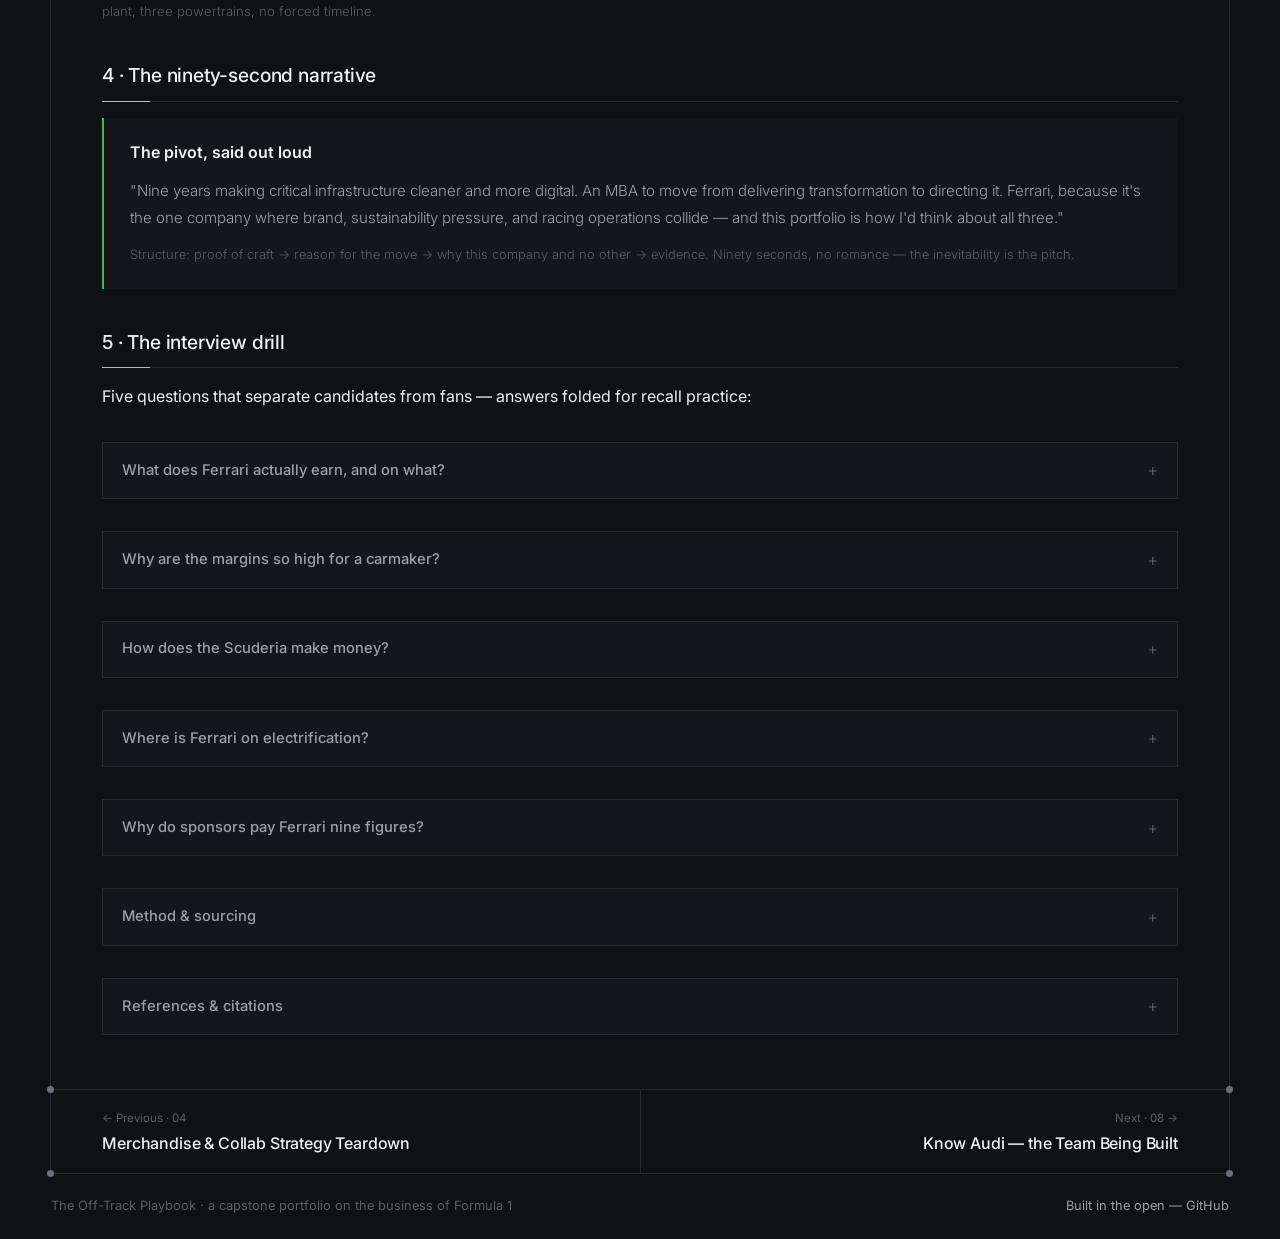
<file: projects/know-race.html>
<!DOCTYPE html>
<html lang="en">
<head>
<meta charset="utf-8">
<meta name="viewport" content="width=device-width, initial-scale=1">
<title>Know RACE — Ferrari as a Company | The Off-Track Playbook</title>
<link rel="preconnect" href="https://fonts.googleapis.com">
<link rel="preconnect" href="https://fonts.gstatic.com" crossorigin>
<link href="https://fonts.googleapis.com/css2?family=Inter:wght@200;300;400;500;600&display=swap" rel="stylesheet">
<link rel="stylesheet" href="../assets/style.css?v=9">
</head>
<body>

<header class="site">
  <div class="wrap">
    <a href="../index.html">
      <div class="brand">The Off-Track Playbook
        <small>Study 07 / 09 · The company behind the team</small>
      </div>
    </a>
    <nav class="topnav" aria-label="Site"><a href="../index.html">Index</a><span class="tng">Ferrari</span><a href="sponsorship-roi.html" class="g-frr" title="Sponsorship ROI Dashboard">01</a><a href="merch-collabs.html" class="g-frr" title="Merch & Collabs">04</a><a href="know-race.html" class="g-frr on" aria-current="page" title="Know RACE">07</a><span class="tng">Audi</span><a href="know-audi.html" class="g-audi" title="Know Audi">08</a><a href="audi-activation-plan.html" class="g-audi" title="Revolut × Audi Activation Plan">09</a><span class="tng">General</span><a href="sea-freight.html" class="g-gen" title="Sea-Freight Simulator">02</a><a href="net-zero.html" class="g-gen" title="Net Zero Tracker">03</a><a href="paddock-club.html" class="g-gen" title="Paddock Club">05</a><a href="sponsorship-atlas.html" class="g-gen" title="Grid Sponsorship Atlas">06</a></nav>
  </div>
</header>

<div class="frame-wrap">
<main class="sect">
<article class="project">
  <span class="badge reveal in">Briefing</span>
  <h1>Know RACE — Ferrari as a company, not a team</h1>
  <p class="lede reveal in">
    Every interviewer has met a hundred fans. Almost none of them could discuss
    Ferrari's margins. This brief reads Ferrari N.V. the way an analyst would —
    from the annual report and investor communications, all public.
  </p>

  <div class="kpis reveal">
    <div class="kpi" data-go="#machine" title="See the revenue machine"><div class="v">€6.68B</div><div class="k">FY2024 net revenues, +11.8%<sup class="cite"><a href="#ref-1">[1]</a></sup></div></div>
    <div class="kpi" data-go="#machine" title="Why the margin is the story"><div class="v">38.3%</div><div class="k">EBITDA margin — luxury economics, not carmaker economics</div></div>
    <div class="kpi" data-go="#machine" title="Scarcity by design"><div class="v">13,752</div><div class="k">Cars shipped in 2024 — deliberately fewer than demand</div></div>
    <div class="kpi" data-go="#scuderia" title="Where the Scuderia fits"><div class="v"><em>~9%</em></div><div class="k">Revenue from racing, sponsorship &amp; brand — the Scuderia's segment, approx.</div></div>
  </div>

  <div class="reveal"><h2 id="machine">1 · The machine — where €6.7B comes from</h2>
  <div class="panel">
    <div class="panel-head"><h3>FY2024 revenue mix</h3><span>Approximate segment shares · RACE reporting<sup class="cite"><a href="#ref-1">[1]</a> <a href="#ref-2">[2]</a></sup></span></div>
    <div class="mini-bars">
      <div class="mrow"><span class="ml">Cars &amp; spare parts</span><span class="mt"><i style="--w:100%"></i></span><span class="mv">~86%</span></div>
      <div class="mrow hot"><span class="ml">Racing &amp; brand</span><span class="mt"><i style="--w:10.5%"></i></span><span class="mv">~9%</span></div>
      <div class="mrow"><span class="ml">Engines &amp; other</span><span class="mt"><i style="--w:5.8%"></i></span><span class="mv">~5%</span></div>
    </div>
    <p style="font-size:0.82rem; color:var(--ink-faint); font-weight:300; margin:1rem 0 0;">
      The model is scarcity: shipments grew just 0.7% while revenue grew 11.8% —
      price, mix and personalization did the work. Roughly a fifth of car revenue is
      personalization. That is why EBITDA runs at 38% where volume carmakers run
      near 10%.</p>
  </div>
  </div>

  <div class="reveal"><h2 id="scuderia">2 · Where the Scuderia fits the group</h2>
  <p>In the filings, the racing segment is defined as <strong>sponsorship income, the
  team's share of Formula 1 commercial revenues, and brand activities</strong> —
  fashion, merchandising, licensing<sup class="cite"><a href="#ref-2">[2]</a></sup>.
  Small on the income statement, decisive everywhere else:</p>
  <div class="cards">
    <div class="panel">
      <h3><small>The flywheel</small>Racing makes the price</h3>
      <p>The Scuderia is the marketing engine that lets the car business charge luxury
      prices at 38% margins. Sponsorship covers much of the racing budget — the deal
      math is <a href="sponsorship-roi.html">Study 01</a>.</p>
    </div>
    <div class="panel">
      <h3><small>The brand arm</small>The only licensing empire on the grid</h3>
      <p>Fashion, theme parks and licensing make Ferrari the sole team whose brand is
      a standalone business — mapped against the grid in
      <a href="merch-collabs.html">Study 04</a>.</p>
    </div>
    <div class="panel">
      <h3><small>The context</small>Second-biggest title deal in F1</h3>
      <p>HP's ~$100M/yr sits inside this segment, alongside Shell's seven technical
      decades and the Italian bank that replaced Santander —
      compared grid-wide in <a href="sponsorship-atlas.html">Study 06</a>.</p>
    </div>
  </div>
  </div>

  <div class="reveal"><h2 id="road">3 · Electrification and the e-building</h2>
  <div class="legs">
    <div class="leg"><span class="route">June 2024 — the e-building opens<small>Third Maranello plant, built for ICE, hybrid and electric on one line</small></span><span class="est">capacity + flexibility</span></div>
    <div class="leg"><span class="route">2024 mix — hybrids overtake<small>About half of shipments already hybrid; ICE the rest</small></span><span class="est">~51% hybrid</span></div>
    <div class="leg"><span class="route">October 2025 — Capital Markets Day<small>First-EV technology shown in Maranello; launch staged into 2026</small></span><span class="est">elettrica program</span></div>
    <div class="leg"><span class="route">2030 — carbon-neutrality commitment<small>Group-level pledge; racing's own path is Study 03's subject</small></span><span class="est">net zero target</span></div>
  </div>
  <p style="font-size:0.82rem; color:var(--ink-faint); font-weight:300; margin-top:1rem;">
    The strategic tension an interviewer will probe: electrify without diluting the
    thing scarcity protects — sound, emotion, residual values. Ferrari's answer is
    optionality: one plant, three powertrains, no forced timeline.</p>
  </div>

  <div class="reveal"><h2 id="narrative">4 · The ninety-second narrative</h2>
  <div class="itl">
    <h3>The pivot, said out loud</h3>
    <p>"Nine years making critical infrastructure cleaner and more digital. An MBA to
    move from delivering transformation to directing it. Ferrari, because it's the one
    company where brand, sustainability pressure, and racing operations collide —
    and this portfolio is how I'd think about all three."</p>
    <p style="font-size:0.8rem; color:var(--ink-faint);">Structure: proof of craft →
    reason for the move → why this company and no other → evidence. Ninety seconds,
    no romance — the inevitability is the pitch.</p>
  </div>
  </div>

  <div class="reveal"><h2 id="drill">5 · The interview drill</h2>
  <p>Five questions that separate candidates from fans — answers folded for recall
  practice:</p>
  <details class="fold"><summary>What does Ferrari actually earn, and on what?</summary><div class="fold-body">FY2024: €6,677M revenue (+11.8%), €2,555M EBITDA at 38.3%, €1,526M net profit, €1,027M industrial free cash flow — on just 13,752 cars. Revenue is ~86% cars &amp; spares; racing/sponsorship/brand is ~9%.</div></details>
  <details class="fold"><summary>Why are the margins so high for a carmaker?</summary><div class="fold-body">Because it isn't priced like a carmaker: supply is capped below demand, personalization adds ~a fifth of car revenue at rich margins, and the racing brand sustains pricing power. Shipments +0.7%, revenue +11.8% — that gap is the whole thesis.</div></details>
  <details class="fold"><summary>How does the Scuderia make money?</summary><div class="fold-body">Sponsorship (HP title at ~$100M/yr est., Shell, UniCredit, Puma, IBM), the team's share of F1's commercial revenues by championship position, and brand/licensing income. The segment's deeper job is protecting the price of every road car.</div></details>
  <details class="fold"><summary>Where is Ferrari on electrification?</summary><div class="fold-body">Hybrids are already ~half of shipments; the e-building (June 2024) builds ICE, hybrid and EV on one flexible line; the first EV's technology was shown at the October 2025 Capital Markets Day with launch staged into 2026; group carbon-neutrality is pledged for 2030.</div></details>
  <details class="fold"><summary>Why do sponsors pay Ferrari nine figures?</summary><div class="fold-body">The most-watched team in the most-watched motorsport, a luxury halo no other property offers, and enterprise-integration clauses — naming, co-engineering, B2B access. What gets activated versus wasted is exactly what Study 01 audits.</div></details>
  </div>

  <details class="fold reveal"><summary>Method &amp; sourcing</summary><div class="fold-body"><strong>Method:</strong> built entirely from Ferrari N.V.'s public investor
  communications — results press releases, SEC filings, capital-markets materials.
  Segment shares and personalization figures are approximations from that reporting;
  the narrative section is the author's own. Nothing here is inside information —
  that is the point.</div></details>
<details class="fold reveal" id="refs"><summary>References &amp; citations</summary><div class="fold-body"><ol class="refs">
  <li id="ref-1"><span><a href="https://cdn.ferrari.com/cms/network/media/pdf/2025_02_04%20-%20Ferrari%20FY%202024%20Results%20Press%20Release.pdf" target="_blank" rel="noopener">Ferrari N.V. — FY2024 results press release (4 Feb 2025)</a></span></li>
  <li id="ref-2"><span><a href="https://www.sec.gov/Archives/edgar/data/1648416/000164841625000016/fnvfy2024resultspr.htm" target="_blank" rel="noopener">Ferrari N.V. — Form 6-K, FY2024 results (SEC EDGAR)</a></span></li>
  <li id="ref-3"><span><a href="https://www.stocktitan.net/news/RACE/another-year-of-strong-performance-all-2024-targets-exceeded-further-v2mivrz1guaw.html" target="_blank" rel="noopener">StockTitan — Ferrari FY2024 record earnings summary</a></span></li>
  <li id="ref-4"><span>e-building inauguration (June 2024), first-EV program staging, carbon-neutral 2030 pledge <span class="unlinked">Ferrari corporate communications, 2024–25</span></span></li>
</ol></div></details>

</article>
</main>
<nav class="pager" aria-label="Between studies">
  <a class="pg prev" href="merch-collabs.html"><small>← Previous · 04</small><span>Merchandise & Collab Strategy Teardown</span></a>
  <a class="pg next" href="know-audi.html"><small>Next · 08 →</small><span>Know Audi — the Team Being Built</span></a>
</nav>
<div class="frame-end"></div>
</div>

<footer class="site">
  <div class="wrap">
    <span>The Off-Track Playbook · a capstone portfolio on the business of Formula 1</span>
    <a href="https://github.com/naisargg/off-track-playbook">Built in the open — GitHub</a>
  </div>
</footer>

<script src="../assets/main.js?v=9"></script>
</body>
</html>
</file>
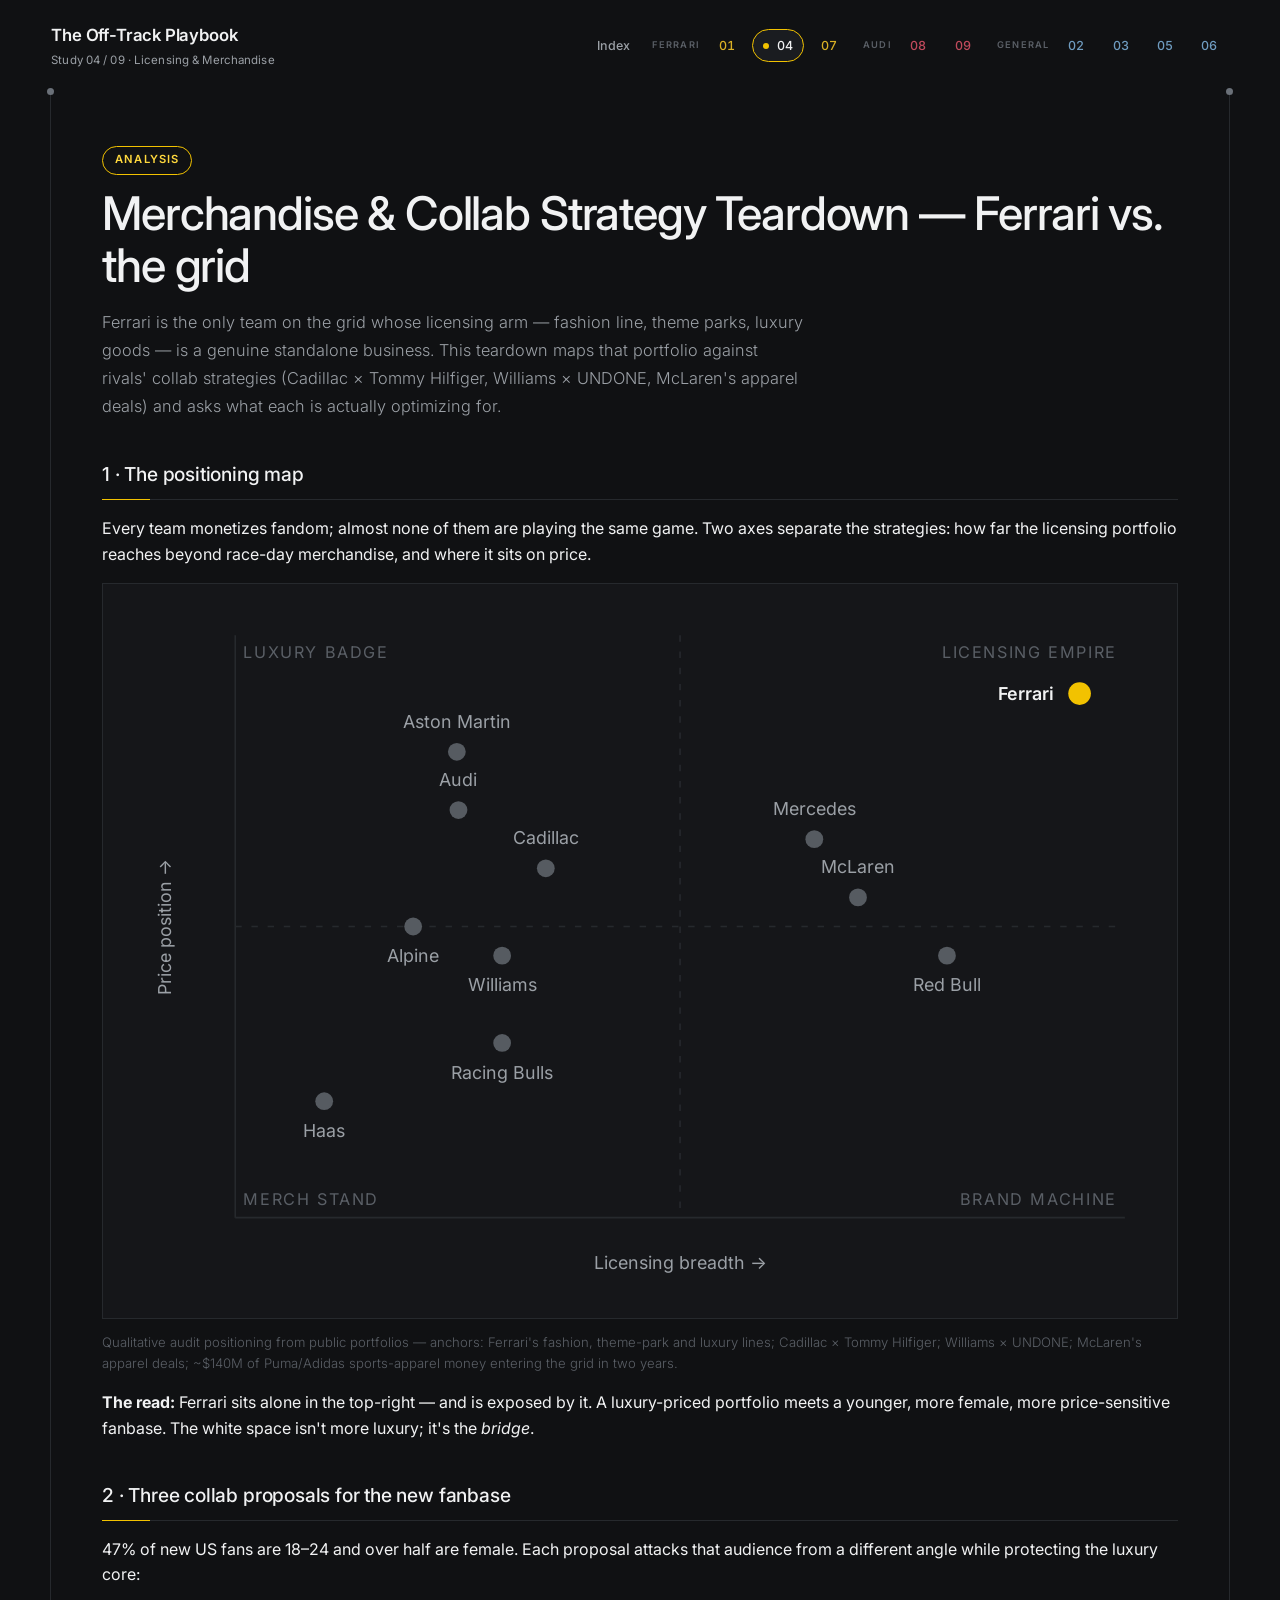
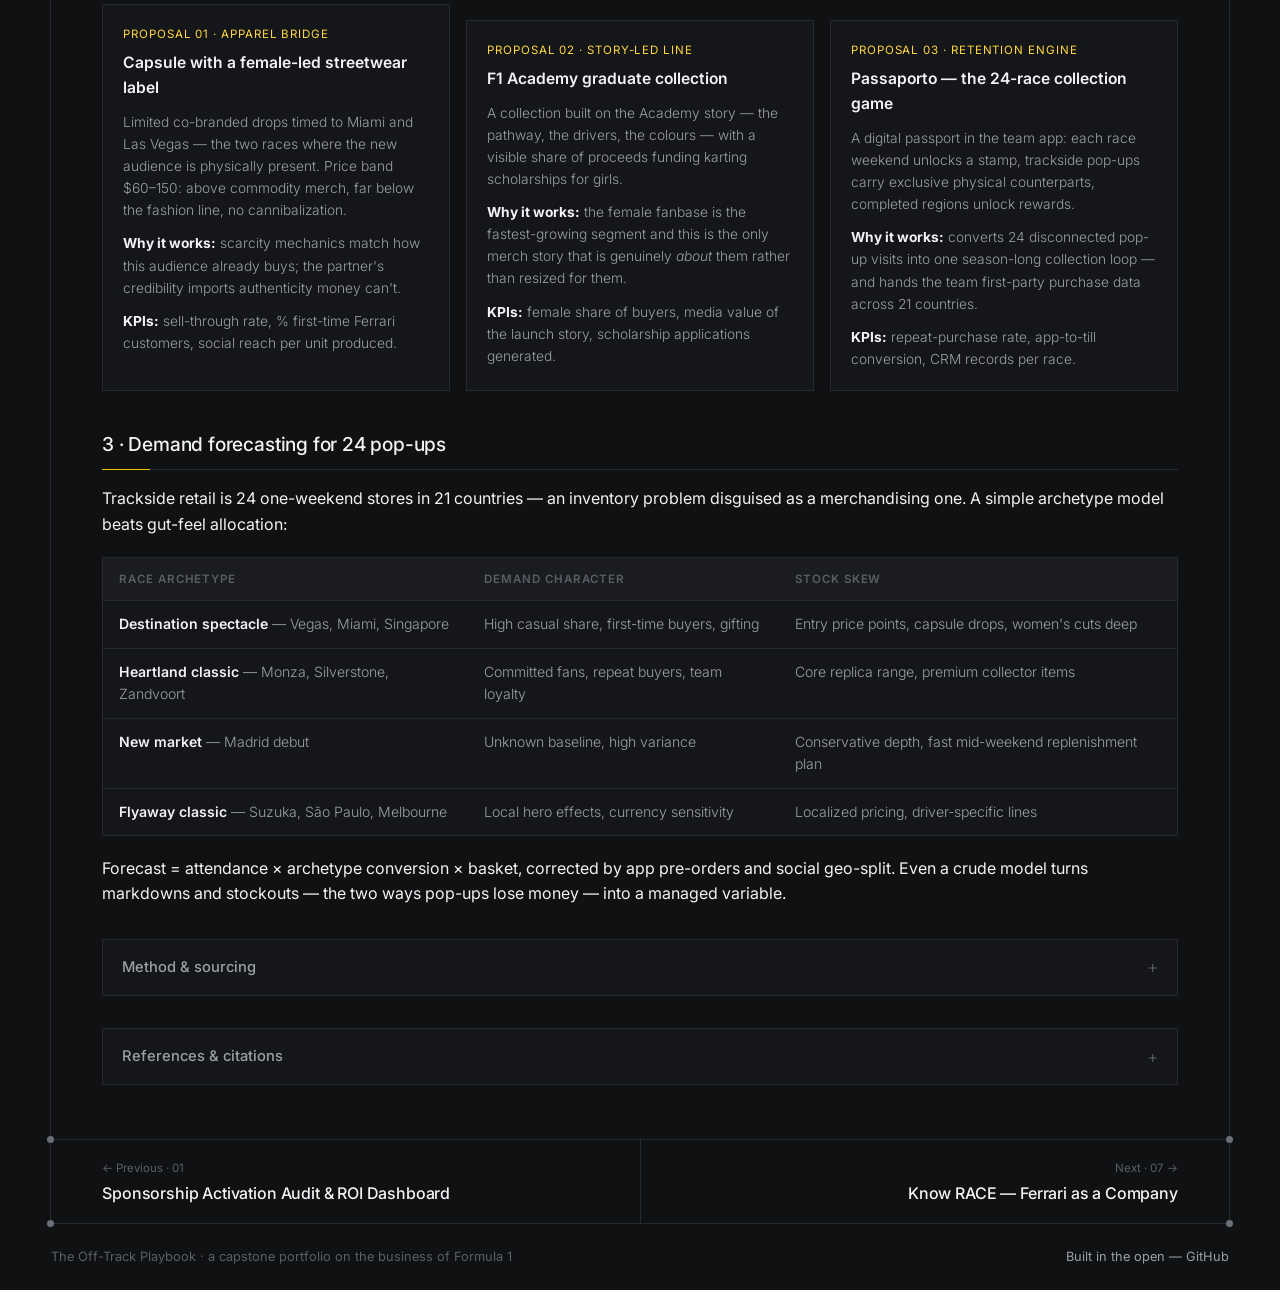
<file: projects/merch-collabs.html>
<!DOCTYPE html>
<html lang="en">
<head>
<meta charset="utf-8">
<meta name="viewport" content="width=device-width, initial-scale=1">
<title>Merchandise &amp; Collab Strategy Teardown | The Off-Track Playbook</title>
<link rel="preconnect" href="https://fonts.googleapis.com">
<link rel="preconnect" href="https://fonts.gstatic.com" crossorigin>
<link href="https://fonts.googleapis.com/css2?family=Inter:wght@200;300;400;500;600&display=swap" rel="stylesheet">
<link rel="stylesheet" href="../assets/style.css?v=9">
</head>
<body>

<header class="site">
  <div class="wrap">
    <a href="../index.html">
      <div class="brand">The Off-Track Playbook
        <small>Study 04 / 09 · Licensing &amp; Merchandise</small>
      </div>
    </a>
    <nav class="topnav" aria-label="Site"><a href="../index.html">Index</a><span class="tng">Ferrari</span><a href="sponsorship-roi.html" class="g-frr" title="Sponsorship ROI Dashboard">01</a><a href="merch-collabs.html" class="g-frr on" aria-current="page" title="Merch & Collabs">04</a><a href="know-race.html" class="g-frr" title="Know RACE">07</a><span class="tng">Audi</span><a href="know-audi.html" class="g-audi" title="Know Audi">08</a><a href="audi-activation-plan.html" class="g-audi" title="Revolut × Audi Activation Plan">09</a><span class="tng">General</span><a href="sea-freight.html" class="g-gen" title="Sea-Freight Simulator">02</a><a href="net-zero.html" class="g-gen" title="Net Zero Tracker">03</a><a href="paddock-club.html" class="g-gen" title="Paddock Club">05</a><a href="sponsorship-atlas.html" class="g-gen" title="Grid Sponsorship Atlas">06</a></nav>
  </div>
</header>

<div class="frame-wrap">
<main class="sect">
<article class="project">
  <span class="badge reveal in">Analysis</span>
  <h1>Merchandise &amp; Collab Strategy Teardown — Ferrari vs. the grid</h1>
  <p class="lede reveal in">
    Ferrari is the only team on the grid whose licensing arm — fashion line, theme
    parks, luxury goods — is a genuine standalone business. This teardown maps that
    portfolio against rivals' collab strategies (Cadillac × Tommy Hilfiger,
    Williams × UNDONE, McLaren's apparel deals) and asks what each is actually
    optimizing for.
  </p>

  <div class="reveal"><h2>1 · The positioning map</h2>
  <p>Every team monetizes fandom; almost none of them are playing the same game.
  Two axes separate the strategies: how far the licensing portfolio reaches beyond
  race-day merchandise, and where it sits on price.</p>

  <div class="scatter-wrap">
    <svg viewBox="0 0 640 430" role="img" aria-label="Positioning map of team licensing strategies: licensing breadth versus price positioning. Ferrari sits alone in the top-right licensing-empire quadrant.">
      <line x1="70" y1="20" x2="70" y2="380" stroke="#26292d"/>
      <line x1="70" y1="380" x2="620" y2="380" stroke="#26292d"/>
      <line x1="345" y1="20" x2="345" y2="380" stroke="#26292d" stroke-dasharray="4 6"/>
      <line x1="70" y1="200" x2="620" y2="200" stroke="#26292d" stroke-dasharray="4 6"/>
      <text x="75" y="34" font-size="10" fill="#5a5f66" letter-spacing="1">LUXURY BADGE</text>
      <text x="615" y="34" font-size="10" fill="#5a5f66" letter-spacing="1" text-anchor="end">LICENSING EMPIRE</text>
      <text x="75" y="372" font-size="10" fill="#5a5f66" letter-spacing="1">MERCH STAND</text>
      <text x="615" y="372" font-size="10" fill="#5a5f66" letter-spacing="1" text-anchor="end">BRAND MACHINE</text>
      <text x="345" y="412" font-size="11" fill="#9ba0a6" text-anchor="middle">Licensing breadth →</text>
      <text x="30" y="200" font-size="11" fill="#9ba0a6" text-anchor="middle" transform="rotate(-90 30 200)">Price position →</text>

      <g font-size="11" fill="#9ba0a6">
        <circle cx="592" cy="56" r="7" fill="#f2c200"/><text x="576" y="60" text-anchor="end" fill="#f1f2f3" font-weight="600">Ferrari</text>
      <circle cx="455" cy="182" r="5.5" fill="#565b61"/><text x="455" y="167" text-anchor="middle">McLaren</text>
        <circle cx="428" cy="146" r="5.5" fill="#565b61"/><text x="428" y="131" text-anchor="middle">Mercedes</text>
        <circle cx="510" cy="218" r="5.5" fill="#565b61"/><text x="510" y="240" text-anchor="middle">Red Bull</text>
        <circle cx="262" cy="164" r="5.5" fill="#565b61"/><text x="262" y="149" text-anchor="middle">Cadillac</text>
        <circle cx="235" cy="218" r="5.5" fill="#565b61"/><text x="235" y="240" text-anchor="middle">Williams</text>
        <circle cx="207" cy="92" r="5.5" fill="#565b61"/><text x="207" y="77" text-anchor="middle">Aston Martin</text>
        <circle cx="208" cy="128" r="5.5" fill="#565b61"/><text x="208" y="113" text-anchor="middle">Audi</text>
        <circle cx="180" cy="200" r="5.5" fill="#565b61"/><text x="180" y="222" text-anchor="middle">Alpine</text>
        <circle cx="235" cy="272" r="5.5" fill="#565b61"/><text x="235" y="294" text-anchor="middle">Racing Bulls</text>
        <circle cx="125" cy="308" r="5.5" fill="#565b61"/><text x="125" y="330" text-anchor="middle">Haas</text>
      </g>
    </svg>
  </div>
  <p style="font-size:0.82rem; color:var(--ink-faint); font-weight:300; margin-top:0.8rem;">
    Qualitative audit positioning from public portfolios — anchors: Ferrari's fashion,
    theme-park and luxury lines; Cadillac × Tommy Hilfiger; Williams × UNDONE;
    McLaren's apparel deals; ~$140M of Puma/Adidas sports-apparel money entering the
    grid in two years.</p>
  <p><strong>The read:</strong> Ferrari sits alone in the top-right — and is exposed by
  it. A luxury-priced portfolio meets a younger, more female, more price-sensitive
  fanbase. The white space isn't more luxury; it's the <em>bridge</em>.</p>
  </div>

  <div class="reveal"><h2>2 · Three collab proposals for the new fanbase</h2>
  <p>47% of new US fans are 18–24 and over half are female. Each proposal attacks that
  audience from a different angle while protecting the luxury core:</p>
  <div class="cards">
    <div class="panel">
      <h3><small>Proposal 01 · Apparel bridge</small>Capsule with a female-led streetwear label</h3>
      <p>Limited co-branded drops timed to Miami and Las Vegas — the two races where the
      new audience is physically present. Price band $60–150: above commodity merch,
      far below the fashion line, no cannibalization.</p>
      <p><strong>Why it works:</strong> scarcity mechanics match how this audience already
      buys; the partner's credibility imports authenticity money can't.</p>
      <p><strong>KPIs:</strong> sell-through rate, % first-time Ferrari customers, social
      reach per unit produced.</p>
    </div>
    <div class="panel">
      <h3><small>Proposal 02 · Story-led line</small>F1 Academy graduate collection</h3>
      <p>A collection built on the Academy story — the pathway, the drivers, the colours —
      with a visible share of proceeds funding karting scholarships for girls.</p>
      <p><strong>Why it works:</strong> the female fanbase is the fastest-growing segment
      and this is the only merch story that is genuinely <em>about</em> them rather than
      resized for them.</p>
      <p><strong>KPIs:</strong> female share of buyers, media value of the launch story,
      scholarship applications generated.</p>
    </div>
    <div class="panel">
      <h3><small>Proposal 03 · Retention engine</small>Passaporto — the 24-race collection game</h3>
      <p>A digital passport in the team app: each race weekend unlocks a stamp, trackside
      pop-ups carry exclusive physical counterparts, completed regions unlock rewards.</p>
      <p><strong>Why it works:</strong> converts 24 disconnected pop-up visits into one
      season-long collection loop — and hands the team first-party purchase data across
      21 countries.</p>
      <p><strong>KPIs:</strong> repeat-purchase rate, app-to-till conversion, CRM records
      per race.</p>
    </div>
  </div>
  </div>

  <div class="reveal"><h2>3 · Demand forecasting for 24 pop-ups</h2>
  <p>Trackside retail is 24 one-weekend stores in 21 countries — an inventory problem
  disguised as a merchandising one. A simple archetype model beats gut-feel allocation:</p>
  <div class="table-wrap">
    <table>
      <tr><th>Race archetype</th><th>Demand character</th><th>Stock skew</th></tr>
      <tr><td><strong>Destination spectacle</strong> — Vegas, Miami, Singapore</td><td>High casual share, first-time buyers, gifting</td><td>Entry price points, capsule drops, women's cuts deep</td></tr>
      <tr><td><strong>Heartland classic</strong> — Monza, Silverstone, Zandvoort</td><td>Committed fans, repeat buyers, team loyalty</td><td>Core replica range, premium collector items</td></tr>
      <tr><td><strong>New market</strong> — Madrid debut</td><td>Unknown baseline, high variance</td><td>Conservative depth, fast mid-weekend replenishment plan</td></tr>
      <tr><td><strong>Flyaway classic</strong> — Suzuka, São Paulo, Melbourne</td><td>Local hero effects, currency sensitivity</td><td>Localized pricing, driver-specific lines</td></tr>
    </table>
  </div>
  <p>Forecast = attendance × archetype conversion × basket, corrected by app pre-orders
  and social geo-split. Even a crude model turns markdowns and stockouts — the two ways
  pop-ups lose money — into a managed variable.</p>
  </div>

  <details class="fold reveal"><summary>Method &amp; sourcing</summary><div class="fold-body"><strong>Sources &amp; method:</strong> public licensing portfolios and collab
    announcements (Ferrari lifestyle lines, Cadillac × Tommy Hilfiger, Williams ×
    UNDONE, McLaren apparel, Puma/Adidas grid deals via trade press), F1 published
    audience data (fanbase composition and growth). Positioning is the audit's
    qualitative judgment; no confidential sales data used.</div></details>
<details class="fold reveal" id="refs"><summary>References &amp; citations</summary><div class="fold-body"><ol class="refs">
  <li id="ref-1"><span><a href="https://rtrsports.com/en/blog/ferrari-formula-1-sponsor/" target="_blank" rel="noopener">RTR Sports — Ferrari F1 sponsors: the full partner portfolio</a></span></li>
  <li id="ref-2"><span><a href="https://rtrsports.com/en/blog/cost-formula-1-sponsorships/" target="_blank" rel="noopener">RTR Sports — How much does it cost to sponsor an F1 team (market context incl. apparel deals)</a></span></li>
  <li id="ref-3"><span>Cadillac × Tommy Hilfiger; Williams × UNDONE; McLaren apparel deals <span class="unlinked">public collab announcements via trade press</span></span></li>
  <li id="ref-4"><span>F1 published audience data — 47% of new US fans aged 18–24, majority female share of new fans <span class="unlinked">F1/promoter-published research</span></span></li>
  <li id="ref-5"><span>Positioning map placements <span class="unlinked">this study's qualitative judgment from public portfolios</span></span></li>
</ol></div></details>

</article>
</main>
<nav class="pager" aria-label="Between studies">
  <a class="pg prev" href="sponsorship-roi.html"><small>← Previous · 01</small><span>Sponsorship Activation Audit & ROI Dashboard</span></a>
  <a class="pg next" href="know-race.html"><small>Next · 07 →</small><span>Know RACE — Ferrari as a Company</span></a>
</nav>
<div class="frame-end"></div>
</div>

<footer class="site">
  <div class="wrap">
    <span>The Off-Track Playbook · a capstone portfolio on the business of Formula 1</span>
    <a href="https://github.com/naisargg/off-track-playbook">Built in the open — GitHub</a>
  </div>
</footer>

<script src="../assets/main.js?v=9"></script>
</body>
</html>
</file>
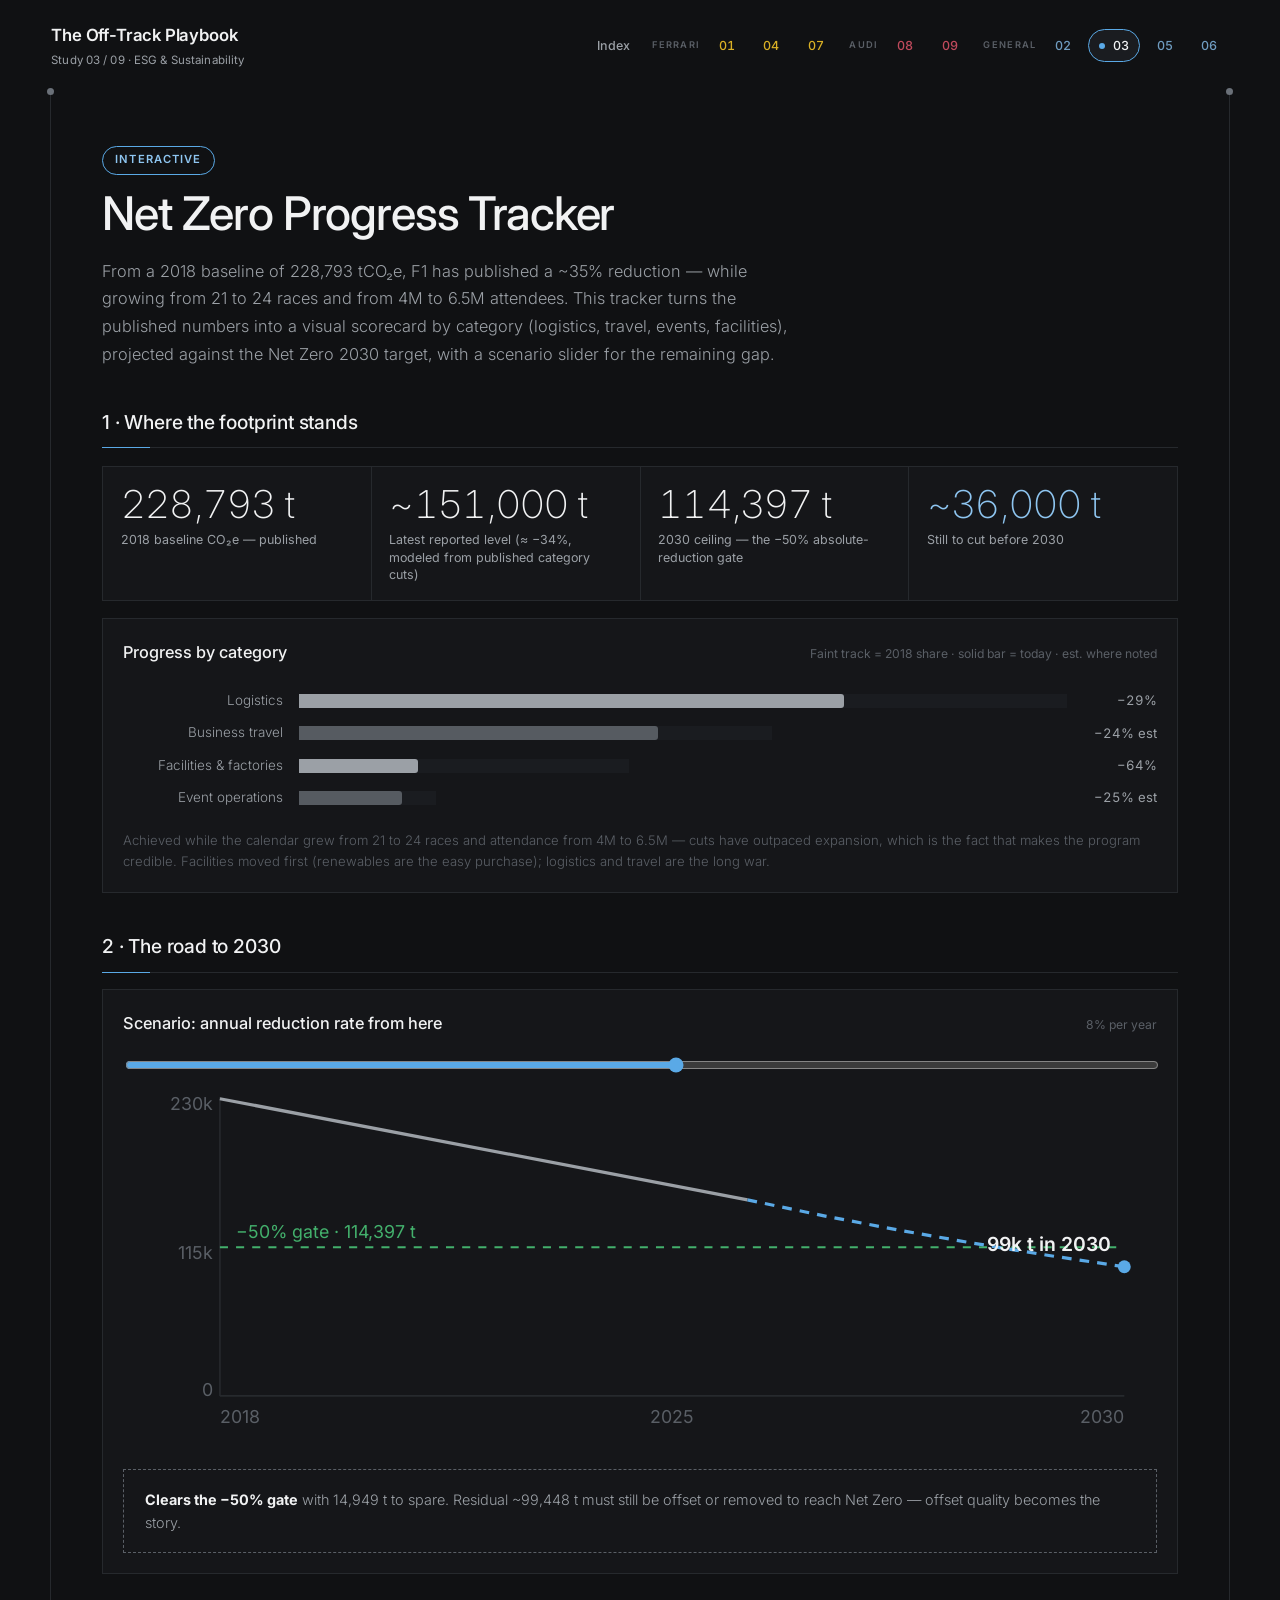
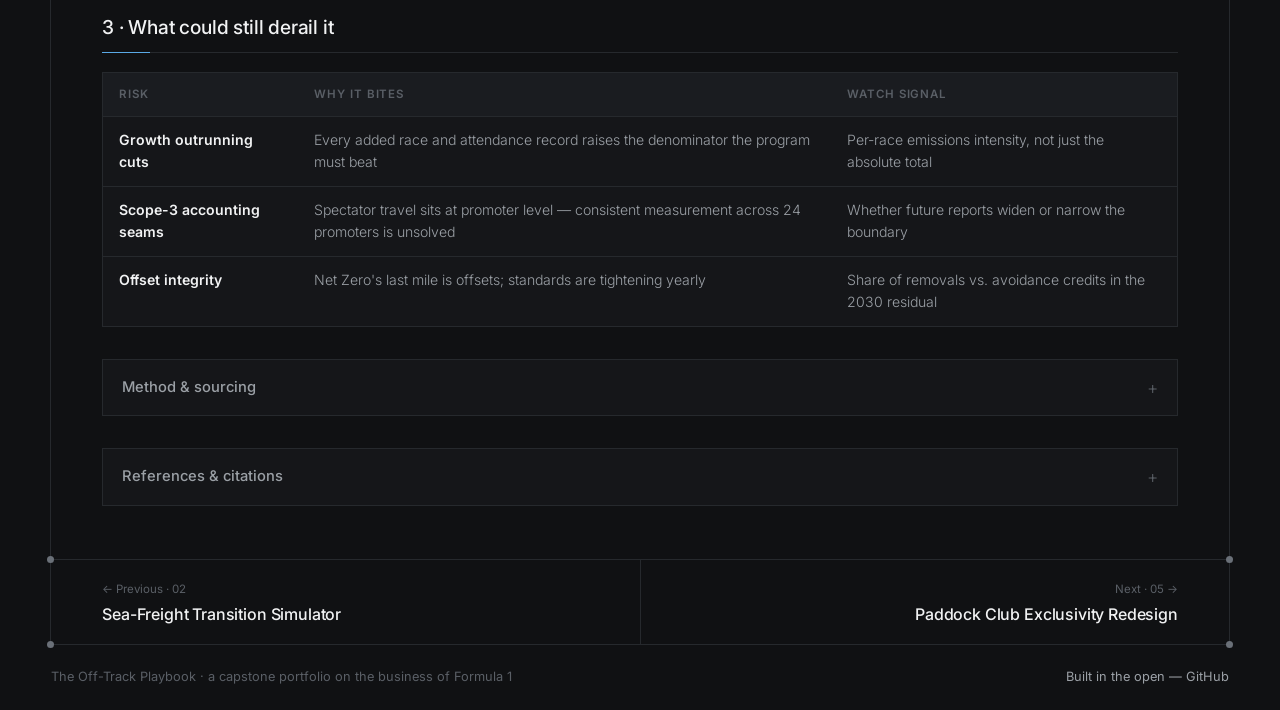
<file: projects/net-zero.html>
<!DOCTYPE html>
<html lang="en">
<head>
<meta charset="utf-8">
<meta name="viewport" content="width=device-width, initial-scale=1">
<title>Net Zero Progress Tracker | The Off-Track Playbook</title>
<link rel="preconnect" href="https://fonts.googleapis.com">
<link rel="preconnect" href="https://fonts.gstatic.com" crossorigin>
<link href="https://fonts.googleapis.com/css2?family=Inter:wght@200;300;400;500;600&display=swap" rel="stylesheet">
<link rel="stylesheet" href="../assets/style.css?v=9">
</head>
<body class="theme-gen">

<header class="site">
  <div class="wrap">
    <a href="../index.html">
      <div class="brand">The Off-Track Playbook
        <small>Study 03 / 09 · ESG &amp; Sustainability</small>
      </div>
    </a>
    <nav class="topnav" aria-label="Site"><a href="../index.html">Index</a><span class="tng">Ferrari</span><a href="sponsorship-roi.html" class="g-frr" title="Sponsorship ROI Dashboard">01</a><a href="merch-collabs.html" class="g-frr" title="Merch & Collabs">04</a><a href="know-race.html" class="g-frr" title="Know RACE">07</a><span class="tng">Audi</span><a href="know-audi.html" class="g-audi" title="Know Audi">08</a><a href="audi-activation-plan.html" class="g-audi" title="Revolut × Audi Activation Plan">09</a><span class="tng">General</span><a href="sea-freight.html" class="g-gen" title="Sea-Freight Simulator">02</a><a href="net-zero.html" class="g-gen on" aria-current="page" title="Net Zero Tracker">03</a><a href="paddock-club.html" class="g-gen" title="Paddock Club">05</a><a href="sponsorship-atlas.html" class="g-gen" title="Grid Sponsorship Atlas">06</a></nav>
  </div>
</header>

<div class="frame-wrap">
<main class="sect">
<article class="project">
  <span class="badge reveal in">Interactive</span>
  <h1>Net Zero Progress Tracker</h1>
  <p class="lede reveal in">
    From a 2018 baseline of 228,793 tCO₂e, F1 has published a ~35% reduction — while
    growing from 21 to 24 races and from 4M to 6.5M attendees. This tracker turns the
    published numbers into a visual scorecard by category (logistics, travel, events,
    facilities), projected against the Net Zero 2030 target, with a scenario slider
    for the remaining gap.
  </p>

  <div class="reveal"><h2>1 · Where the footprint stands</h2>
  <div class="kpis">
    <div class="kpi" data-go="#cats-panel" title="See the category breakdown"><div class="v">228,793 t</div><div class="k">2018 baseline CO₂e — published</div></div>
    <div class="kpi" data-go="#cats-panel" title="See the category breakdown"><div class="v" id="nz-now">—</div><div class="k">Latest reported level (≈ −34%, modeled from published category cuts)</div></div>
    <div class="kpi" data-go="#road" title="Run the 2030 scenario"><div class="v">114,397 t</div><div class="k">2030 ceiling — the −50% absolute-reduction gate</div></div>
    <div class="kpi" data-go="#road" title="Run the 2030 scenario"><div class="v"><em id="nz-gap">—</em></div><div class="k">Still to cut before 2030</div></div>
  </div>

  <div class="panel" id="cats-panel">
    <div class="panel-head">
      <h3>Progress by category</h3>
      <span>Faint track = 2018 share · solid bar = today · est. where noted</span>
    </div>
    <div class="mini-bars" id="nz-cats"></div>
    <p style="font-size:0.82rem; color:var(--ink-faint); font-weight:300; margin:1rem 0 0;">
      Achieved while the calendar grew from 21 to 24 races and attendance from 4M to
      6.5M — cuts have outpaced expansion, which is the fact that makes the program
      credible. Facilities moved first (renewables are the easy purchase); logistics
      and travel are the long war.</p>
  </div>
  </div>

  <div class="reveal"><h2 id="road">2 · The road to 2030</h2>
  <div class="panel">
    <div class="panel-head">
      <h3>Scenario: annual reduction rate from here</h3>
      <span id="nz-rate-label">8% per year</span>
    </div>
    <input type="range" id="nz-rate" min="0" max="15" step="0.5" value="8" aria-label="Annual reduction rate percent">
    <svg id="nz-chart" viewBox="0 0 640 230" role="img" aria-label="Emissions trajectory 2018 to 2030 against the minus fifty percent target">
      <line x1="60" y1="10" x2="60" y2="195" stroke="#26292d"/>
      <line x1="60" y1="195" x2="620" y2="195" stroke="#26292d"/>
      <text x="56" y="18" text-anchor="end" font-size="11" fill="#5a5f66">230k</text>
      <text x="56" y="110" text-anchor="end" font-size="11" fill="#5a5f66">115k</text>
      <text x="56" y="195" text-anchor="end" font-size="11" fill="#5a5f66">0</text>
      <line id="nz-target" x1="60" x2="620" stroke="#43b06c" stroke-dasharray="5 5" stroke-width="1.2"/>
      <text id="nz-target-t" x="70" text-anchor="start" font-size="11" fill="#43b06c">−50% gate · 114,397 t</text>
      <polyline id="nz-hist" fill="none" stroke="#9ba0a6" stroke-width="2"/>
      <polyline id="nz-proj" fill="none" style="stroke:var(--red)" stroke-width="2" stroke-dasharray="6 5"/>
      <circle id="nz-dot" r="4" style="fill:var(--red)"/>
      <text id="nz-endlabel" text-anchor="end" font-size="12" fill="#f1f2f3" font-weight="600"></text>
      <text x="60" y="212" font-size="11" fill="#5a5f66">2018</text>
      <text x="340" y="212" font-size="11" fill="#5a5f66" text-anchor="middle">2025</text>
      <text x="620" y="212" font-size="11" fill="#5a5f66" text-anchor="end">2030</text>
    </svg>
    <div class="match-out" id="nz-verdict" style="margin-top:0.6rem;"></div>
  </div>
  </div>

  <div class="reveal"><h2>3 · What could still derail it</h2>
  <div class="table-wrap">
    <table>
      <tr><th>Risk</th><th>Why it bites</th><th>Watch signal</th></tr>
      <tr><td><strong>Growth outrunning cuts</strong></td><td>Every added race and attendance record raises the denominator the program must beat</td><td>Per-race emissions intensity, not just the absolute total</td></tr>
      <tr><td><strong>Scope-3 accounting seams</strong></td><td>Spectator travel sits at promoter level — consistent measurement across 24 promoters is unsolved</td><td>Whether future reports widen or narrow the boundary</td></tr>
      <tr><td><strong>Offset integrity</strong></td><td>Net Zero's last mile is offsets; standards are tightening yearly</td><td>Share of removals vs. avoidance credits in the 2030 residual</td></tr>
    </table>
  </div>
  </div>

  <details class="fold reveal"><summary>Method &amp; sourcing</summary><div class="fold-body"><strong>Team framing:</strong> ESG strategy sits largely at FOM level — for a team
    pitch (Ferrari, Audi/Sauber), the levers are factory renewables, travel policy, and
    the European truck legs. <strong>Sources:</strong> F1 published sustainability
    reporting (228,793 t baseline; ~35% cut; facilities −64%; logistics −29%); event and
    travel category changes are <em>modeled estimates</em> reconciled to the published
    total. Assumptions shared with the <a href="sea-freight.html">Sea-Freight
    Transition Simulator</a>.</div></details>
<details class="fold reveal" id="refs"><summary>References &amp; citations</summary><div class="fold-body"><ol class="refs">
  <li id="ref-1"><span><a href="https://www.formula1.com/" target="_blank" rel="noopener">F1 corporate sustainability reporting — 228,793 tCO₂e baseline, ~35% reduction, facilities −64%, logistics −29%</a></span></li>
  <li id="ref-2"><span>Business-travel and event-operations category changes <span class="unlinked">modeled estimates, reconciled to the published total</span></span></li>
  <li id="ref-3"><span>Net Zero 2030 definition — ≥50% absolute reduction plus offset of the residual <span class="unlinked">as stated in F1's published commitments</span></span></li>
</ol></div></details>

</article>
</main>
<nav class="pager" aria-label="Between studies">
  <a class="pg prev" href="sea-freight.html"><small>← Previous · 02</small><span>Sea-Freight Transition Simulator</span></a>
  <a class="pg next" href="paddock-club.html"><small>Next · 05 →</small><span>Paddock Club Exclusivity Redesign</span></a>
</nav>
<div class="frame-end"></div>
</div>

<footer class="site">
  <div class="wrap">
    <span>The Off-Track Playbook · a capstone portfolio on the business of Formula 1</span>
    <a href="https://github.com/naisargg/off-track-playbook">Built in the open — GitHub</a>
  </div>
</footer>

<script src="../assets/main.js?v=9"></script>
<script>
(function () {
  /* published: baseline 228,793 t; facilities −64%; logistics −29%; total ≈ −35%.
     travel/event changes are modeled estimates reconciled to the published total. */
  var BASE = 228793;
  var CATS = [
    { name: "Logistics", share: 0.45, cut: 0.29, pub: true },
    { name: "Business travel", share: 0.277, cut: 0.24, pub: false },
    { name: "Facilities & factories", share: 0.193, cut: 0.64, pub: true },
    { name: "Event operations", share: 0.08, cut: 0.25, pub: false }
  ];

  var now = 0;
  var maxBaseT = BASE * 0.45;
  var rows = document.getElementById("nz-cats");
  CATS.forEach(function (c) {
    var b = BASE * c.share;
    var t = b * (1 - c.cut);
    now += t;
    var row = document.createElement("div");
    row.className = "mrow";
    row.innerHTML =
      '<span class="ml">' + c.name + '</span>' +
      '<span class="mt" style="background:var(--panel-2); width:' + (b / maxBaseT * 100) + '%;">' +
        '<i style="--w:' + (t / b * 100) + '%; background:' + (c.pub ? "#9ba0a6" : "#565b61") + ';"></i></span>' +
      '<span class="mv">−' + Math.round(c.cut * 100) + '%' + (c.pub ? "" : " est") + '</span>';
    rows.appendChild(row);
  });

  document.getElementById("nz-now").textContent = "~" + Math.round(now / 1000) + ",000 t";
  var TARGET = 114397;
  document.getElementById("nz-gap").textContent = "~" + Math.round((now - TARGET) / 1000) + ",000 t";

  /* projection chart */
  var X0 = 60, X1 = 620, Y0 = 195, YMAX = 230000, H = 185;
  function x(year) { return X0 + (year - 2018) / (2030 - 2018) * (X1 - X0); }
  function y(t) { return Y0 - t / YMAX * H; }

  var tl = document.getElementById("nz-target");
  tl.setAttribute("y1", y(TARGET)); tl.setAttribute("y2", y(TARGET));
  document.getElementById("nz-target-t").setAttribute("y", y(TARGET) - 6);
  document.getElementById("nz-hist").setAttribute("points",
    x(2018) + "," + y(BASE) + " " + x(2025) + "," + y(now));

  var slider = document.getElementById("nz-rate");
  function project() {
    var r = parseFloat(slider.value) / 100;
    document.getElementById("nz-rate-label").textContent = slider.value + "% per year";
    var pts = [], t = now;
    for (var yr = 2025; yr <= 2030; yr++) {
      pts.push(x(yr) + "," + y(t));
      t = t * (1 - r);
    }
    t = t / (1 - r); /* value at 2030 */
    document.getElementById("nz-proj").setAttribute("points", pts.join(" "));
    var dot = document.getElementById("nz-dot");
    dot.setAttribute("cx", x(2030)); dot.setAttribute("cy", y(t));
    var lbl = document.getElementById("nz-endlabel");
    lbl.setAttribute("x", X1 - 8); lbl.setAttribute("y", y(t) - 10);
    lbl.textContent = Math.round(t / 1000) + "k t in 2030";
    var verdict = document.getElementById("nz-verdict");
    if (t <= TARGET) {
      verdict.innerHTML = "<strong>Clears the −50% gate</strong> with " +
        Math.round(TARGET - t).toLocaleString() + " t to spare. Residual ~" +
        Math.round(t).toLocaleString() + " t must still be offset or removed to reach Net Zero — offset quality becomes the story.";
    } else {
      verdict.innerHTML = "<strong>Misses the −50% gate</strong> by " +
        Math.round(t - TARGET).toLocaleString() + " t. At this pace the 2030 claim would lean on offsets for reductions — exactly the credibility risk the program is designed to avoid.";
    }
  }
  slider.addEventListener("input", project);
  project();
})();
</script>
</body>
</html>
</file>
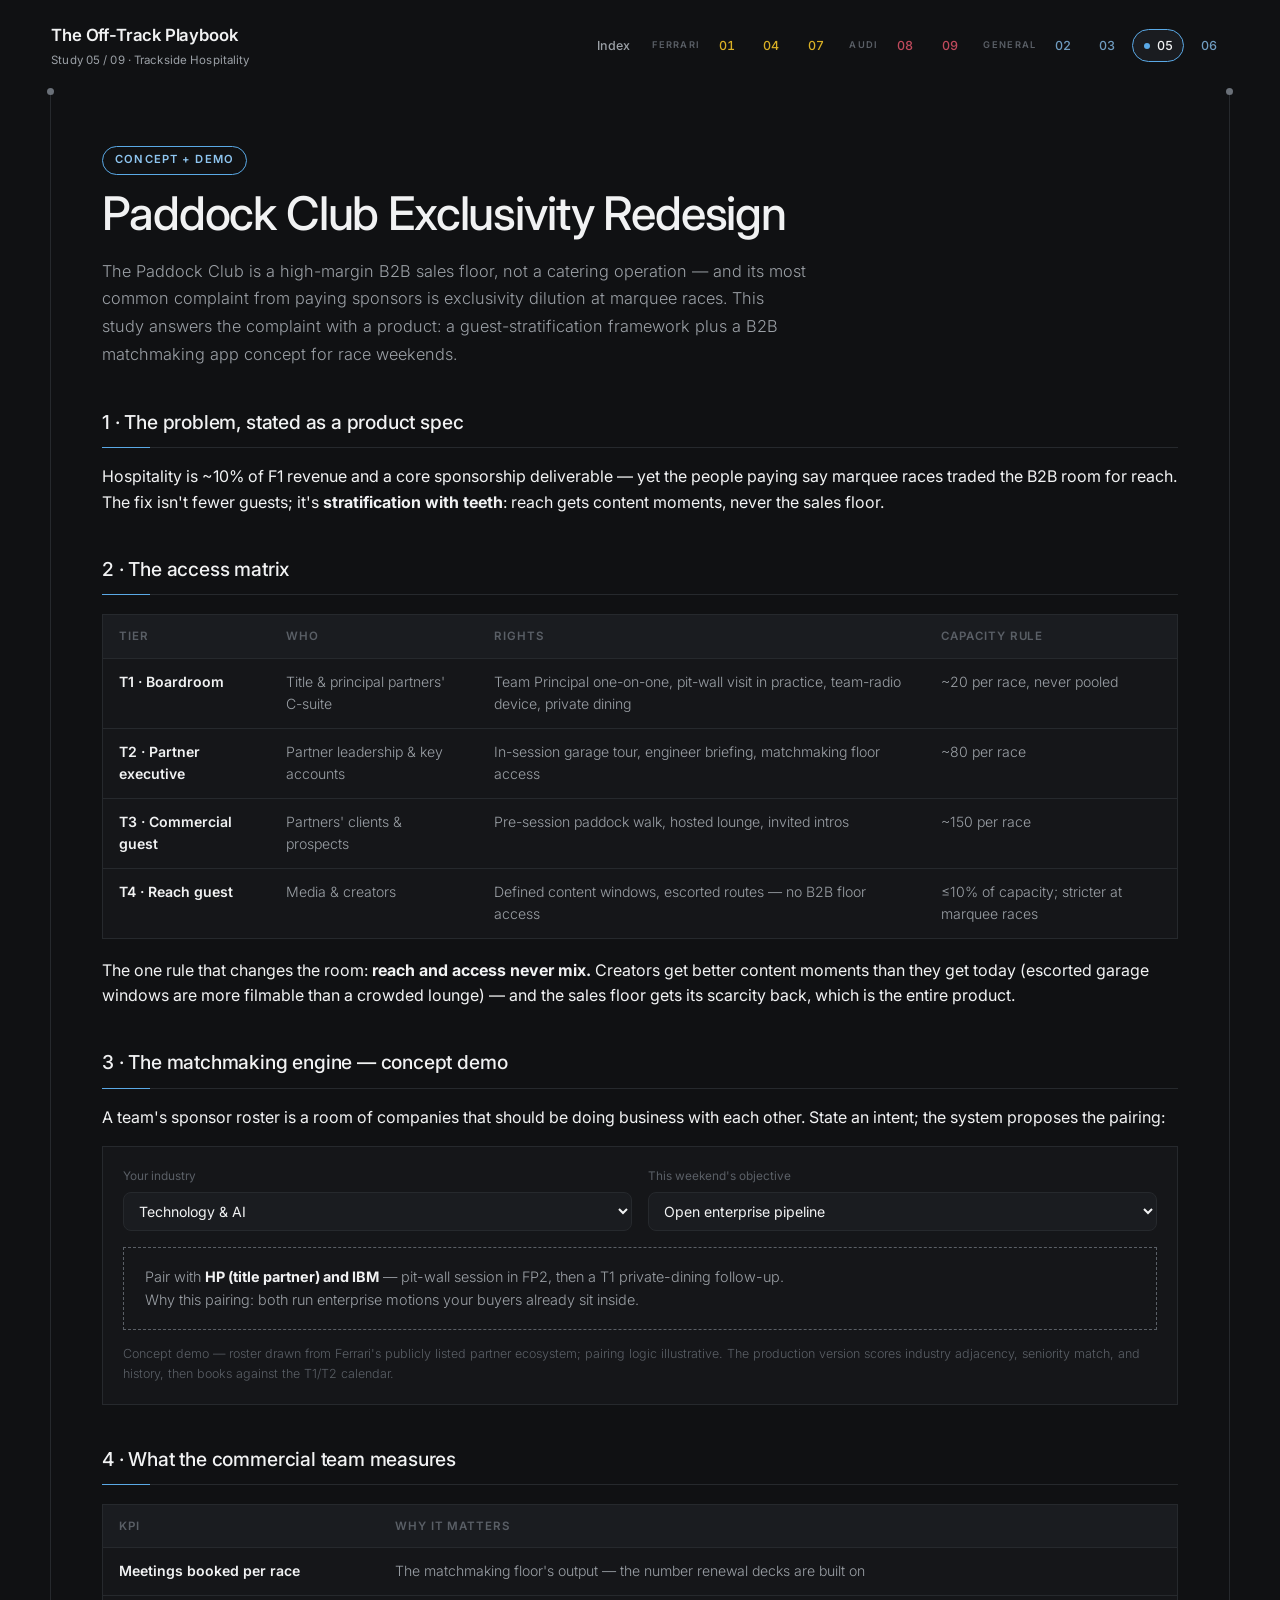
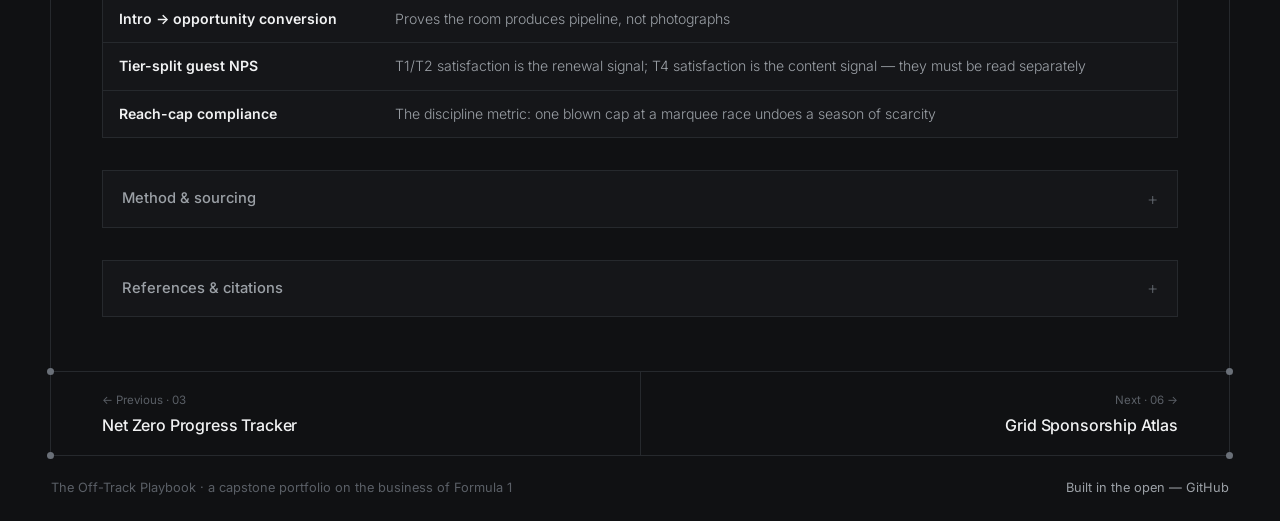
<file: projects/paddock-club.html>
<!DOCTYPE html>
<html lang="en">
<head>
<meta charset="utf-8">
<meta name="viewport" content="width=device-width, initial-scale=1">
<title>Paddock Club Exclusivity Redesign | The Off-Track Playbook</title>
<link rel="preconnect" href="https://fonts.googleapis.com">
<link rel="preconnect" href="https://fonts.gstatic.com" crossorigin>
<link href="https://fonts.googleapis.com/css2?family=Inter:wght@200;300;400;500;600&display=swap" rel="stylesheet">
<link rel="stylesheet" href="../assets/style.css?v=9">
</head>
<body class="theme-gen">

<header class="site">
  <div class="wrap">
    <a href="../index.html">
      <div class="brand">The Off-Track Playbook
        <small>Study 05 / 09 · Trackside Hospitality</small>
      </div>
    </a>
    <nav class="topnav" aria-label="Site"><a href="../index.html">Index</a><span class="tng">Ferrari</span><a href="sponsorship-roi.html" class="g-frr" title="Sponsorship ROI Dashboard">01</a><a href="merch-collabs.html" class="g-frr" title="Merch & Collabs">04</a><a href="know-race.html" class="g-frr" title="Know RACE">07</a><span class="tng">Audi</span><a href="know-audi.html" class="g-audi" title="Know Audi">08</a><a href="audi-activation-plan.html" class="g-audi" title="Revolut × Audi Activation Plan">09</a><span class="tng">General</span><a href="sea-freight.html" class="g-gen" title="Sea-Freight Simulator">02</a><a href="net-zero.html" class="g-gen" title="Net Zero Tracker">03</a><a href="paddock-club.html" class="g-gen on" aria-current="page" title="Paddock Club">05</a><a href="sponsorship-atlas.html" class="g-gen" title="Grid Sponsorship Atlas">06</a></nav>
  </div>
</header>

<div class="frame-wrap">
<main class="sect">
<article class="project">
  <span class="badge reveal in">Concept + demo</span>
  <h1>Paddock Club Exclusivity Redesign</h1>
  <p class="lede reveal in">
    The Paddock Club is a high-margin B2B sales floor, not a catering operation — and
    its most common complaint from paying sponsors is exclusivity dilution at marquee
    races. This study answers the complaint with a product: a guest-stratification
    framework plus a B2B matchmaking app concept for race weekends.
  </p>

  <div class="reveal"><h2>1 · The problem, stated as a product spec</h2>
  <p>Hospitality is ~10% of F1 revenue and a core sponsorship deliverable — yet the
  people paying say marquee races traded the B2B room for reach. The fix isn't fewer
  guests; it's <strong>stratification with teeth</strong>: reach gets content moments,
  never the sales floor.</p>
  </div>

  <div class="reveal"><h2>2 · The access matrix</h2>
  <div class="table-wrap">
    <table>
      <tr><th>Tier</th><th>Who</th><th>Rights</th><th>Capacity rule</th></tr>
      <tr><td><strong>T1 · Boardroom</strong></td><td>Title &amp; principal partners' C-suite</td><td>Team Principal one-on-one, pit-wall visit in practice, team-radio device, private dining</td><td>~20 per race, never pooled</td></tr>
      <tr><td><strong>T2 · Partner executive</strong></td><td>Partner leadership &amp; key accounts</td><td>In-session garage tour, engineer briefing, matchmaking floor access</td><td>~80 per race</td></tr>
      <tr><td><strong>T3 · Commercial guest</strong></td><td>Partners' clients &amp; prospects</td><td>Pre-session paddock walk, hosted lounge, invited intros</td><td>~150 per race</td></tr>
      <tr><td><strong>T4 · Reach guest</strong></td><td>Media &amp; creators</td><td>Defined content windows, escorted routes — no B2B floor access</td><td>≤10% of capacity; stricter at marquee races</td></tr>
    </table>
  </div>
  <p>The one rule that changes the room: <strong>reach and access never mix.</strong>
  Creators get better content moments than they get today (escorted garage windows are
  more filmable than a crowded lounge) — and the sales floor gets its scarcity back,
  which is the entire product.</p>
  </div>

  <div class="reveal"><h2>3 · The matchmaking engine — concept demo</h2>
  <p>A team's sponsor roster is a room of companies that should be doing business with
  each other. State an intent; the system proposes the pairing:</p>
  <div class="panel">
    <div class="fields">
      <div class="field">
        <label for="mm-ind">Your industry</label>
        <select id="mm-ind">
          <option value="tech">Technology & AI</option>
          <option value="fin">Financial services</option>
          <option value="cons">Consumer & retail</option>
          <option value="ind">Industrial & logistics</option>
        </select>
      </div>
      <div class="field">
        <label for="mm-goal">This weekend's objective</label>
        <select id="mm-goal">
          <option value="pipeline">Open enterprise pipeline</option>
          <option value="brand">Co-marketing partnership</option>
          <option value="ops">Operational supplier search</option>
        </select>
      </div>
    </div>
    <div class="match-out" id="mm-out"></div>
    <p style="font-size:0.78rem; color:var(--ink-faint); font-weight:300; margin:0.9rem 0 0;">
      Concept demo — roster drawn from Ferrari's publicly listed partner ecosystem;
      pairing logic illustrative. The production version scores industry adjacency,
      seniority match, and history, then books against the T1/T2 calendar.</p>
  </div>
  </div>

  <div class="reveal"><h2>4 · What the commercial team measures</h2>
  <div class="table-wrap">
    <table>
      <tr><th>KPI</th><th>Why it matters</th></tr>
      <tr><td><strong>Meetings booked per race</strong></td><td>The matchmaking floor's output — the number renewal decks are built on</td></tr>
      <tr><td><strong>Intro → opportunity conversion</strong></td><td>Proves the room produces pipeline, not photographs</td></tr>
      <tr><td><strong>Tier-split guest NPS</strong></td><td>T1/T2 satisfaction is the renewal signal; T4 satisfaction is the content signal — they must be read separately</td></tr>
      <tr><td><strong>Reach-cap compliance</strong></td><td>The discipline metric: one blown cap at a marquee race undoes a season of scarcity</td></tr>
    </table>
  </div>
  </div>

  <details class="fold reveal"><summary>Method &amp; sourcing</summary><div class="fold-body"><strong>Sources &amp; method:</strong> published hospitality economics (hospitality +
    ticketing ≈ 10% of F1 revenue), publicly listed Ferrari partner ecosystem, reported
    sponsor-side commentary on paddock exclusivity. Tier design and matchmaking logic
    are this study's original proposal.</div></details>
<details class="fold reveal" id="refs"><summary>References &amp; citations</summary><div class="fold-body"><ol class="refs">
  <li id="ref-1"><span><a href="https://rtrsports.com/en/blog/ferrari-formula-1-sponsor/" target="_blank" rel="noopener">RTR Sports — Ferrari F1 sponsors: the partner ecosystem used in the matchmaking demo</a></span></li>
  <li id="ref-2"><span>Hospitality + ticketing ≈ 10% of F1 revenues <span class="unlinked">published F1 revenue segmentation via trade reporting</span></span></li>
  <li id="ref-3"><span>Sponsor-side commentary on paddock exclusivity dilution <span class="unlinked">trade press interviews</span></span></li>
  <li id="ref-4"><span>Tier design, capacity rules and matchmaking logic <span class="unlinked">this study's original proposal</span></span></li>
</ol></div></details>

</article>
</main>
<nav class="pager" aria-label="Between studies">
  <a class="pg prev" href="net-zero.html"><small>← Previous · 03</small><span>Net Zero Progress Tracker</span></a>
  <a class="pg next" href="sponsorship-atlas.html"><small>Next · 06 →</small><span>Grid Sponsorship Atlas</span></a>
</nav>
<div class="frame-end"></div>
</div>

<footer class="site">
  <div class="wrap">
    <span>The Off-Track Playbook · a capstone portfolio on the business of Formula 1</span>
    <a href="https://github.com/naisargg/off-track-playbook">Built in the open — GitHub</a>
  </div>
</footer>

<script src="../assets/main.js?v=9"></script>
<script>
(function () {
  /* partner roster from Ferrari's publicly listed ecosystem; pairing logic illustrative */
  var M = {
    tech: {
      pipeline: { with: "HP (title partner) and IBM", fmt: "pit-wall session in FP2, then a T1 private-dining follow-up", why: "both run enterprise motions your buyers already sit inside" },
      brand: { with: "Puma and the esports program", fmt: "co-branded content window in the Saturday garage slot", why: "youth reach plus a proven collab machine" },
      ops: { with: "Ceva Logistics", fmt: "Friday freight-operations tour with the logistics director", why: "the team itself is the best supplier-evaluation demo on earth" }
    },
    fin: {
      pipeline: { with: "UniCredit and BingX", fmt: "T2 breakfast roundtable before FP1", why: "banking meets digital assets — both hunting the same enterprise treasury buyers" },
      brand: { with: "UniCredit's events team", fmt: "joint hospitality activation at the Milan/Monza weekend", why: "shared home-market equity with the tifosi" },
      ops: { with: "IBM", fmt: "engineer briefing on race-data infrastructure", why: "the fan-app case study doubles as a fintech data-platform reference" }
    },
    cons: {
      pipeline: { with: "Puma and the licensing team", fmt: "garage tour, then the trackside retail walkthrough", why: "24 pop-ups across 21 countries is a distribution conversation" },
      brand: { with: "the F1 Academy program", fmt: "content window with the Academy drivers", why: "the fastest-growing audience segment, with an authentic story" },
      ops: { with: "Ceva Logistics", fmt: "T2 briefing on the 24-race supply chain", why: "trackside retail logistics is their showcase" }
    },
    ind: {
      pipeline: { with: "Shell and Ceva Logistics", fmt: "T1 dinner on sustainable-fuel operations", why: "energy transition budgets meet freight decarbonization" },
      brand: { with: "Shell's technical partnership team", fmt: "fuel-lab garage segment", why: "50 years of co-engineering story to borrow from" },
      ops: { with: "HP's enterprise unit", fmt: "workstation/simulation deployment tour", why: "see the tech supply clauses running in anger" }
    }
  };
  var ind = document.getElementById("mm-ind"),
      goal = document.getElementById("mm-goal"),
      out = document.getElementById("mm-out");
  function match() {
    var m = M[ind.value][goal.value];
    out.innerHTML = "Pair with <strong>" + m.with + "</strong> — " + m.fmt +
      ". <br>Why this pairing: " + m.why + ".";
  }
  ind.addEventListener("change", match);
  goal.addEventListener("change", match);
  match();
})();
</script>
</body>
</html>
</file>
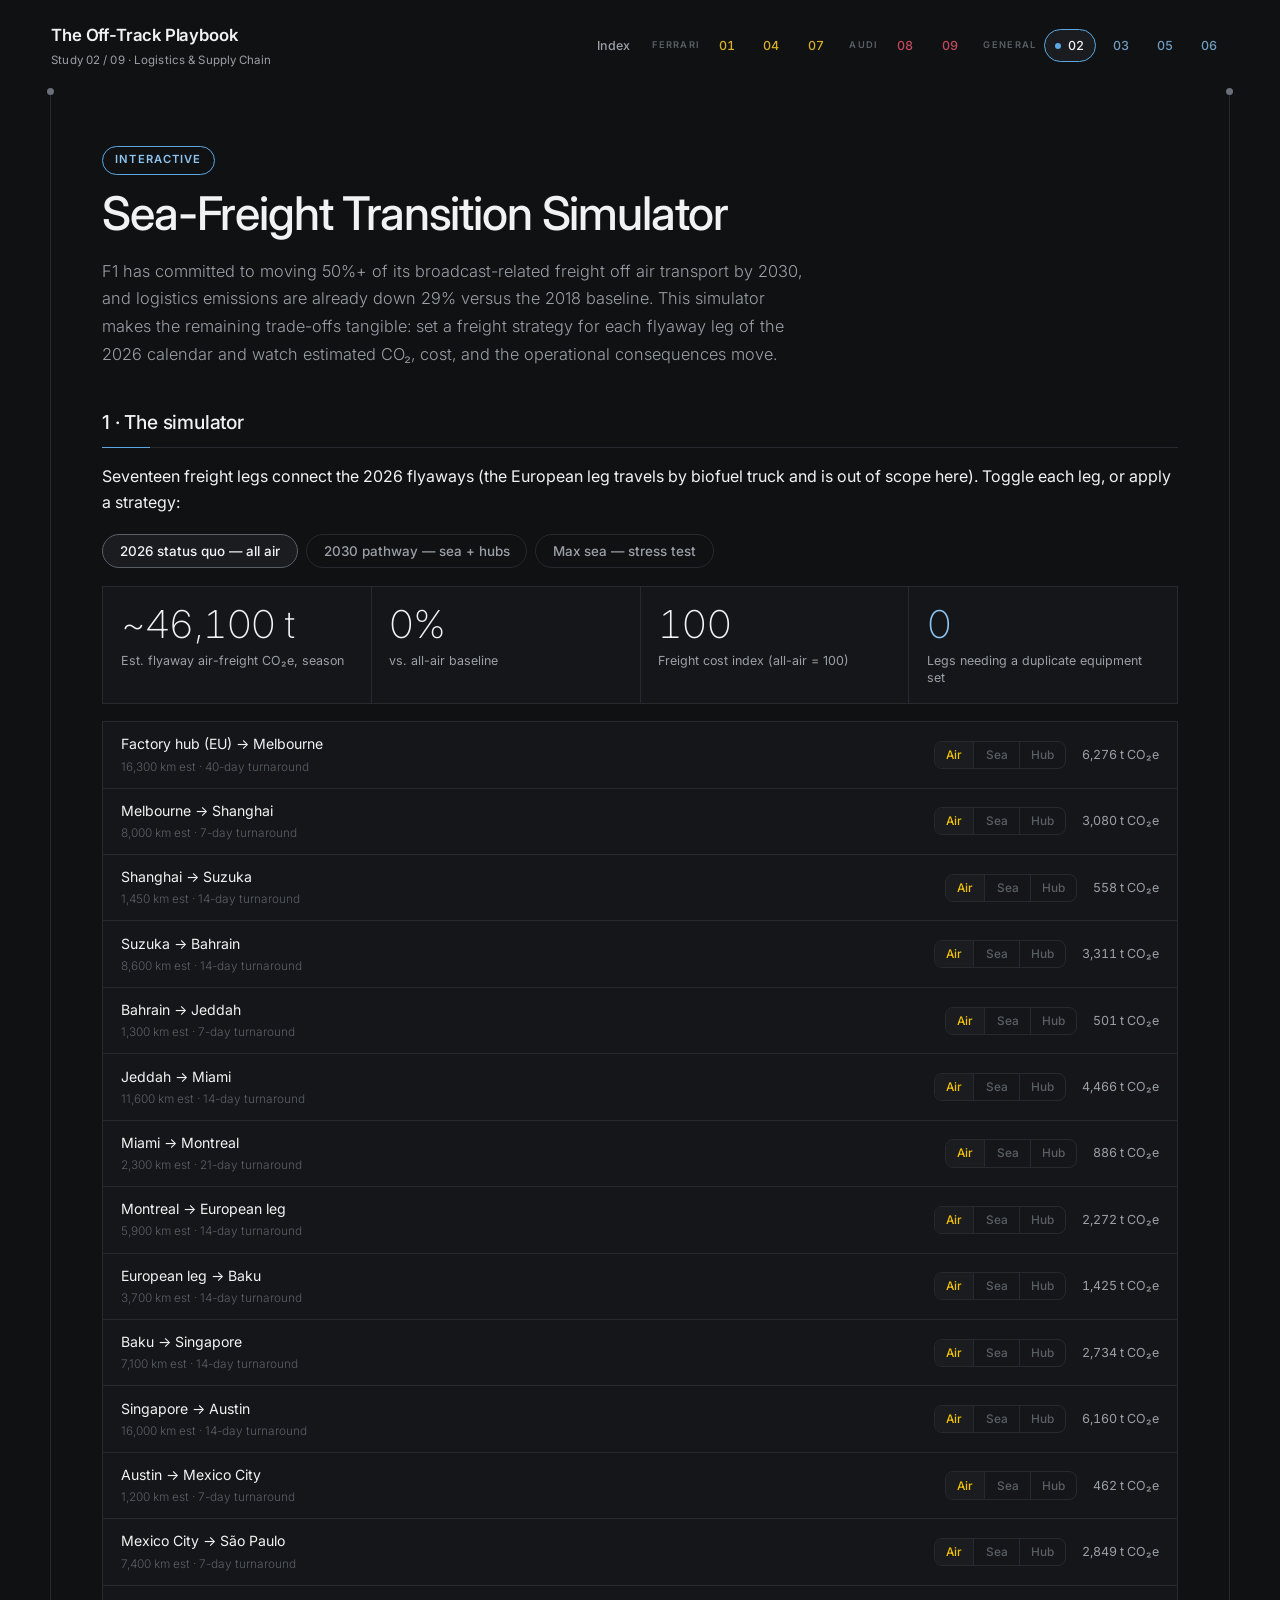
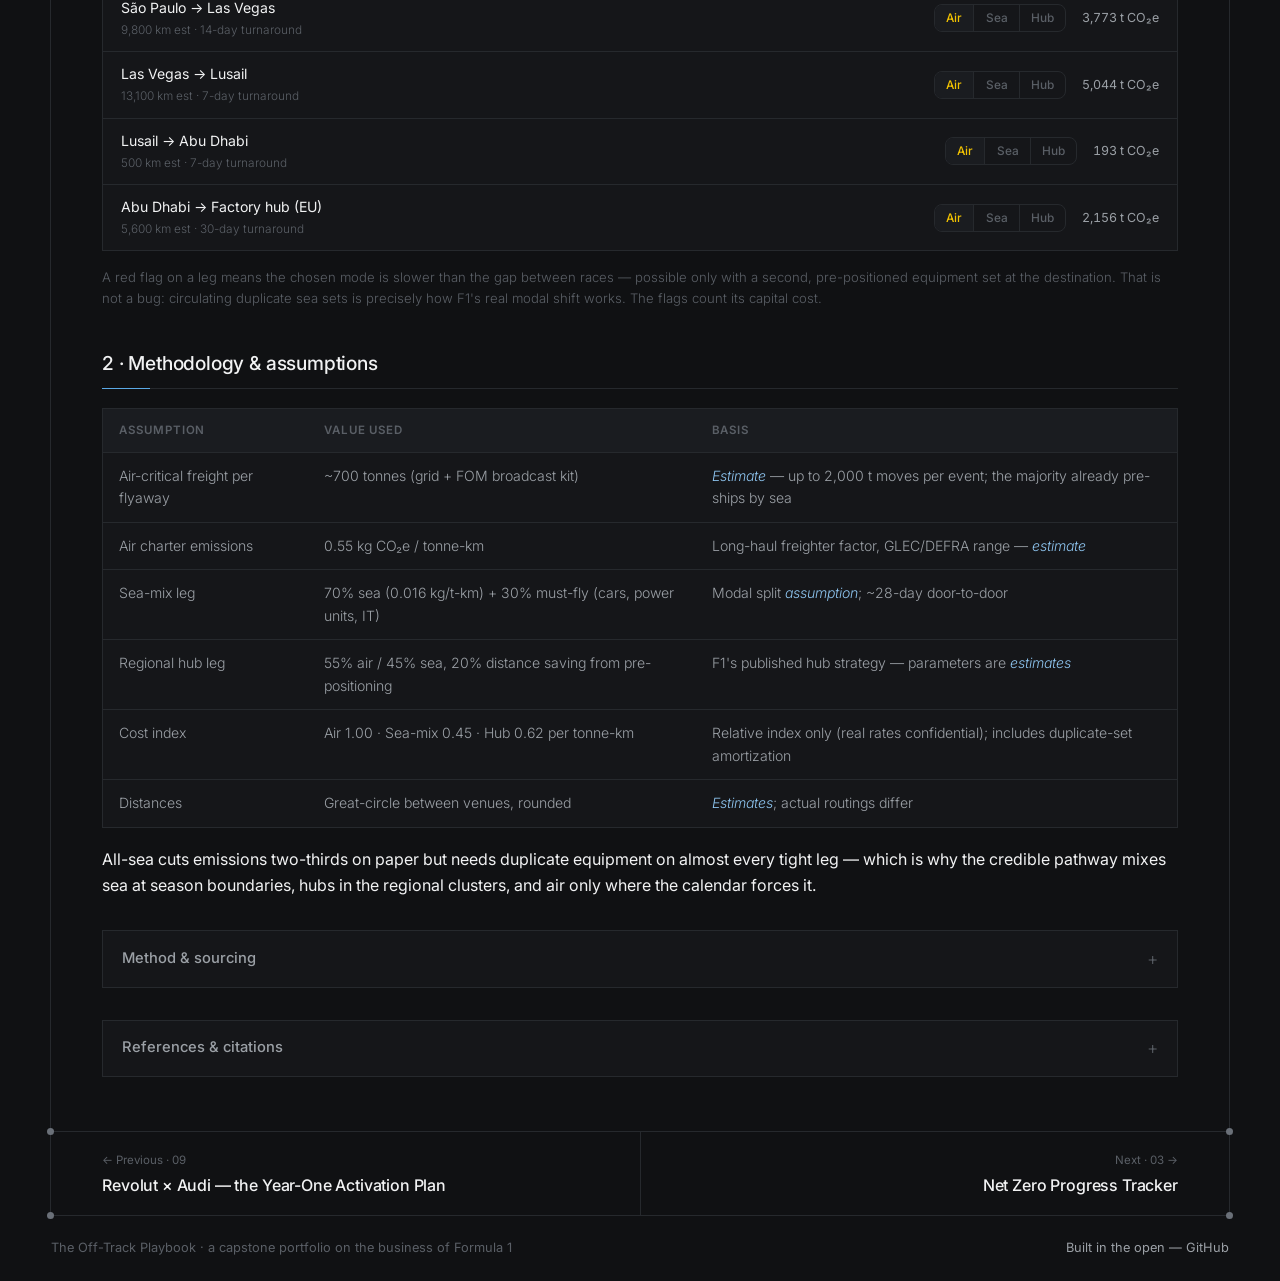
<file: projects/sea-freight.html>
<!DOCTYPE html>
<html lang="en">
<head>
<meta charset="utf-8">
<meta name="viewport" content="width=device-width, initial-scale=1">
<title>Sea-Freight Transition Simulator | The Off-Track Playbook</title>
<link rel="preconnect" href="https://fonts.googleapis.com">
<link rel="preconnect" href="https://fonts.gstatic.com" crossorigin>
<link href="https://fonts.googleapis.com/css2?family=Inter:wght@200;300;400;500;600&display=swap" rel="stylesheet">
<link rel="stylesheet" href="../assets/style.css?v=9">
</head>
<body class="theme-gen">

<header class="site">
  <div class="wrap">
    <a href="../index.html">
      <div class="brand">The Off-Track Playbook
        <small>Study 02 / 09 · Logistics &amp; Supply Chain</small>
      </div>
    </a>
    <nav class="topnav" aria-label="Site"><a href="../index.html">Index</a><span class="tng">Ferrari</span><a href="sponsorship-roi.html" class="g-frr" title="Sponsorship ROI Dashboard">01</a><a href="merch-collabs.html" class="g-frr" title="Merch & Collabs">04</a><a href="know-race.html" class="g-frr" title="Know RACE">07</a><span class="tng">Audi</span><a href="know-audi.html" class="g-audi" title="Know Audi">08</a><a href="audi-activation-plan.html" class="g-audi" title="Revolut × Audi Activation Plan">09</a><span class="tng">General</span><a href="sea-freight.html" class="g-gen on" aria-current="page" title="Sea-Freight Simulator">02</a><a href="net-zero.html" class="g-gen" title="Net Zero Tracker">03</a><a href="paddock-club.html" class="g-gen" title="Paddock Club">05</a><a href="sponsorship-atlas.html" class="g-gen" title="Grid Sponsorship Atlas">06</a></nav>
  </div>
</header>

<div class="frame-wrap">
<main class="sect">
<article class="project">
  <span class="badge reveal in">Interactive</span>
  <h1>Sea-Freight Transition Simulator</h1>
  <p class="lede reveal in">
    F1 has committed to moving 50%+ of its broadcast-related freight off air transport
    by 2030, and logistics emissions are already down 29% versus the 2018 baseline.
    This simulator makes the remaining trade-offs tangible: set a freight strategy for
    each flyaway leg of the 2026 calendar and watch estimated CO₂, cost, and the
    operational consequences move.
  </p>

  <div class="reveal"><h2>1 · The simulator</h2>
  <p>Seventeen freight legs connect the 2026 flyaways (the European leg travels by
  biofuel truck and is out of scope here). Toggle each leg, or apply a strategy:</p>

  <div class="tabs" role="group" aria-label="Strategy presets">
    <button data-preset="allAir" aria-selected="true">2026 status quo — all air</button>
    <button data-preset="pathway" aria-selected="false">2030 pathway — sea + hubs</button>
    <button data-preset="maxSea" aria-selected="false">Max sea — stress test</button>
  </div>

  <div class="kpis">
    <div class="kpi" data-go="#method" title="See the assumptions"><div class="v" id="k-co2">—</div><div class="k">Est. flyaway air-freight CO₂e, season</div></div>
    <div class="kpi" data-go="#legs" title="Jump to the legs"><div class="v" id="k-delta">—</div><div class="k">vs. all-air baseline</div></div>
    <div class="kpi" data-go="#method" title="See the cost index basis"><div class="v" id="k-cost">—</div><div class="k">Freight cost index (all-air = 100)</div></div>
    <div class="kpi" data-go="#legs" title="Find the flagged legs"><div class="v"><em id="k-dup">—</em></div><div class="k">Legs needing a duplicate equipment set</div></div>
  </div>

  <div class="legs" id="legs"></div>

  <p style="font-size:0.82rem; color:var(--ink-faint); font-weight:300; margin-top:1rem;">
    A red flag on a leg means the chosen mode is slower than the gap between races —
    possible only with a second, pre-positioned equipment set at the destination. That
    is not a bug: circulating duplicate sea sets is precisely how F1's real modal shift
    works. The flags count its capital cost.</p>
  </div>

  <div class="reveal"><h2 id="method">2 · Methodology &amp; assumptions</h2>
  <div class="table-wrap">
    <table>
      <tr><th>Assumption</th><th>Value used</th><th>Basis</th></tr>
      <tr><td>Air-critical freight per flyaway</td><td>~700 tonnes (grid + FOM broadcast kit)</td><td><em>Estimate</em> — up to 2,000 t moves per event; the majority already pre-ships by sea</td></tr>
      <tr><td>Air charter emissions</td><td>0.55 kg CO₂e / tonne-km</td><td>Long-haul freighter factor, GLEC/DEFRA range — <em>estimate</em></td></tr>
      <tr><td>Sea-mix leg</td><td>70% sea (0.016 kg/t-km) + 30% must-fly (cars, power units, IT)</td><td>Modal split <em>assumption</em>; ~28-day door-to-door</td></tr>
      <tr><td>Regional hub leg</td><td>55% air / 45% sea, 20% distance saving from pre-positioning</td><td>F1's published hub strategy — parameters are <em>estimates</em></td></tr>
      <tr><td>Cost index</td><td>Air 1.00 · Sea-mix 0.45 · Hub 0.62 per tonne-km</td><td>Relative index only (real rates confidential); includes duplicate-set amortization</td></tr>
      <tr><td>Distances</td><td>Great-circle between venues, rounded</td><td><em>Estimates</em>; actual routings differ</td></tr>
    </table>
  </div>
  <p>All-sea cuts emissions two-thirds on paper but needs duplicate equipment on almost
  every tight leg — which is why the credible pathway mixes sea at season boundaries,
  hubs in the regional clusters, and air only where the calendar forces it.</p>
  </div>

  <details class="fold reveal"><summary>Method &amp; sourcing</summary><div class="fold-body"><strong>Sources &amp; method:</strong> F1 published sustainability reporting (2018
    baseline; −29% logistics; hub and sea-freight strategy; biofuel truck fleet in
    Europe), the 2026 race calendar, public freight-emissions conversion factors
    (GLEC/DEFRA ranges). All figures are clearly-labeled estimates — real freight costs
    and tonnages are confidential. Data shared with the
    <a href="net-zero.html">Net Zero Progress Tracker</a>.</div></details>
<details class="fold reveal" id="refs"><summary>References &amp; citations</summary><div class="fold-body"><ol class="refs">
  <li id="ref-1"><span><a href="https://www.formula1.com/" target="_blank" rel="noopener">F1 corporate sustainability reporting — 2018 baseline, −29% logistics, sea-freight & hub strategy, biofuel trucks</a></span></li>
  <li id="ref-2"><span>2026 FIA Formula 1 race calendar — public announcements <span class="unlinked">sequence as announced; dates paraphrased</span></span></li>
  <li id="ref-3"><span><a href="https://www.smartfreightcentre.org/" target="_blank" rel="noopener">GLEC Framework (Smart Freight Centre) / DEFRA — freight emission factor ranges</a></span></li>
  <li id="ref-4"><span>Tonnage and modal-split parameters <span class="unlinked">this study's labeled estimates — real figures are confidential</span></span></li>
</ol></div></details>

</article>
</main>
<nav class="pager" aria-label="Between studies">
  <a class="pg prev" href="audi-activation-plan.html"><small>← Previous · 09</small><span>Revolut × Audi — the Year-One Activation Plan</span></a>
  <a class="pg next" href="net-zero.html"><small>Next · 03 →</small><span>Net Zero Progress Tracker</span></a>
</nav>
<div class="frame-end"></div>
</div>

<footer class="site">
  <div class="wrap">
    <span>The Off-Track Playbook · a capstone portfolio on the business of Formula 1</span>
    <a href="https://github.com/naisargg/off-track-playbook">Built in the open — GitHub</a>
  </div>
</footer>

<script src="../assets/main.js?v=9"></script>
<script>
(function () {
  /* legs of the 2026 flyaway calendar — distances are rounded great-circle estimates */
  var LEGS = [
    { from: "Factory hub (EU)", to: "Melbourne", km: 16300, gap: 40 },
    { from: "Melbourne", to: "Shanghai", km: 8000, gap: 7 },
    { from: "Shanghai", to: "Suzuka", km: 1450, gap: 14 },
    { from: "Suzuka", to: "Bahrain", km: 8600, gap: 14 },
    { from: "Bahrain", to: "Jeddah", km: 1300, gap: 7 },
    { from: "Jeddah", to: "Miami", km: 11600, gap: 14 },
    { from: "Miami", to: "Montreal", km: 2300, gap: 21 },
    { from: "Montreal", to: "European leg", km: 5900, gap: 14 },
    { from: "European leg", to: "Baku", km: 3700, gap: 14 },
    { from: "Baku", to: "Singapore", km: 7100, gap: 14 },
    { from: "Singapore", to: "Austin", km: 16000, gap: 14 },
    { from: "Austin", to: "Mexico City", km: 1200, gap: 7 },
    { from: "Mexico City", to: "São Paulo", km: 7400, gap: 7 },
    { from: "São Paulo", to: "Las Vegas", km: 9800, gap: 14 },
    { from: "Las Vegas", to: "Lusail", km: 13100, gap: 7 },
    { from: "Lusail", to: "Abu Dhabi", km: 500, gap: 7 },
    { from: "Abu Dhabi", to: "Factory hub (EU)", km: 5600, gap: 30 }
  ];
  var TONNES = 700;
  var MODES = {
    air: { f: 0.55, cost: 1.0, lead: 3 },
    sea: { f: 0.3 * 0.55 + 0.7 * 0.016, cost: 0.45, lead: 28 },
    hub: { f: 0.8 * (0.55 * 0.55 + 0.45 * 0.016), cost: 0.62, lead: 10 }
  };
  var state = LEGS.map(function () { return "air"; });

  var wrap = document.getElementById("legs");
  LEGS.forEach(function (leg, i) {
    var row = document.createElement("div");
    row.className = "leg";
    row.innerHTML =
      '<span class="route">' + leg.from + " → " + leg.to +
      '<small>' + leg.km.toLocaleString() + " km est · " + leg.gap + "-day turnaround" +
      ' <span class="flag" style="color:var(--red-soft)"></span></small></span>' +
      '<span class="seg" role="group">' +
        '<button class="air" aria-pressed="true">Air</button>' +
        '<button class="sea" aria-pressed="false">Sea</button>' +
        '<button class="hub" aria-pressed="false">Hub</button>' +
      '</span>' +
      '<span class="est"></span>';
    wrap.appendChild(row);
    row.querySelectorAll(".seg button").forEach(function (b, mi) {
      var mode = ["air", "sea", "hub"][mi];
      b.addEventListener("click", function () {
        state[i] = mode;
        document.querySelectorAll(".tabs [data-preset]").forEach(function (p) { p.setAttribute("aria-selected", "false"); });
        render();
      });
    });
  });

  var baseline = LEGS.reduce(function (s, l) { return s + TONNES * l.km * MODES.air.f / 1000; }, 0);

  function render() {
    var co2 = 0, costNum = 0, costDen = 0, dups = 0;
    LEGS.forEach(function (leg, i) {
      var m = MODES[state[i]];
      var t = TONNES * leg.km * m.f / 1000;
      co2 += t;
      costNum += leg.km * m.cost;
      costDen += leg.km;
      var row = wrap.children[i];
      row.querySelectorAll(".seg button").forEach(function (b, mi) {
        b.setAttribute("aria-pressed", ["air", "sea", "hub"][mi] === state[i] ? "true" : "false");
      });
      var dup = m.lead > leg.gap;
      if (dup) dups++;
      row.querySelector(".flag").textContent = dup ? "· duplicate set required" : "";
      row.querySelector(".est").textContent = Math.round(t).toLocaleString() + " t CO₂e";
    });
    document.getElementById("k-co2").textContent = "~" + (Math.round(co2 / 100) * 100).toLocaleString() + " t";
    var delta = Math.round((co2 - baseline) / baseline * 100);
    document.getElementById("k-delta").textContent = (delta > 0 ? "+" : "") + delta + "%";
    document.getElementById("k-cost").textContent = Math.round(costNum / costDen * 100);
    document.getElementById("k-dup").textContent = dups;
  }

  var PRESETS = {
    allAir: function () { return "air"; },
    pathway: function (leg) { return leg.gap >= 28 ? "sea" : (leg.gap >= 10 ? "hub" : "air"); },
    maxSea: function () { return "sea"; }
  };
  document.querySelectorAll(".tabs [data-preset]").forEach(function (b) {
    b.addEventListener("click", function () {
      state = LEGS.map(function (l) { return PRESETS[b.dataset.preset](l); });
      document.querySelectorAll(".tabs [data-preset]").forEach(function (o) {
        o.setAttribute("aria-selected", o === b ? "true" : "false");
      });
      render();
    });
  });

  render();
})();
</script>
</body>
</html>
</file>
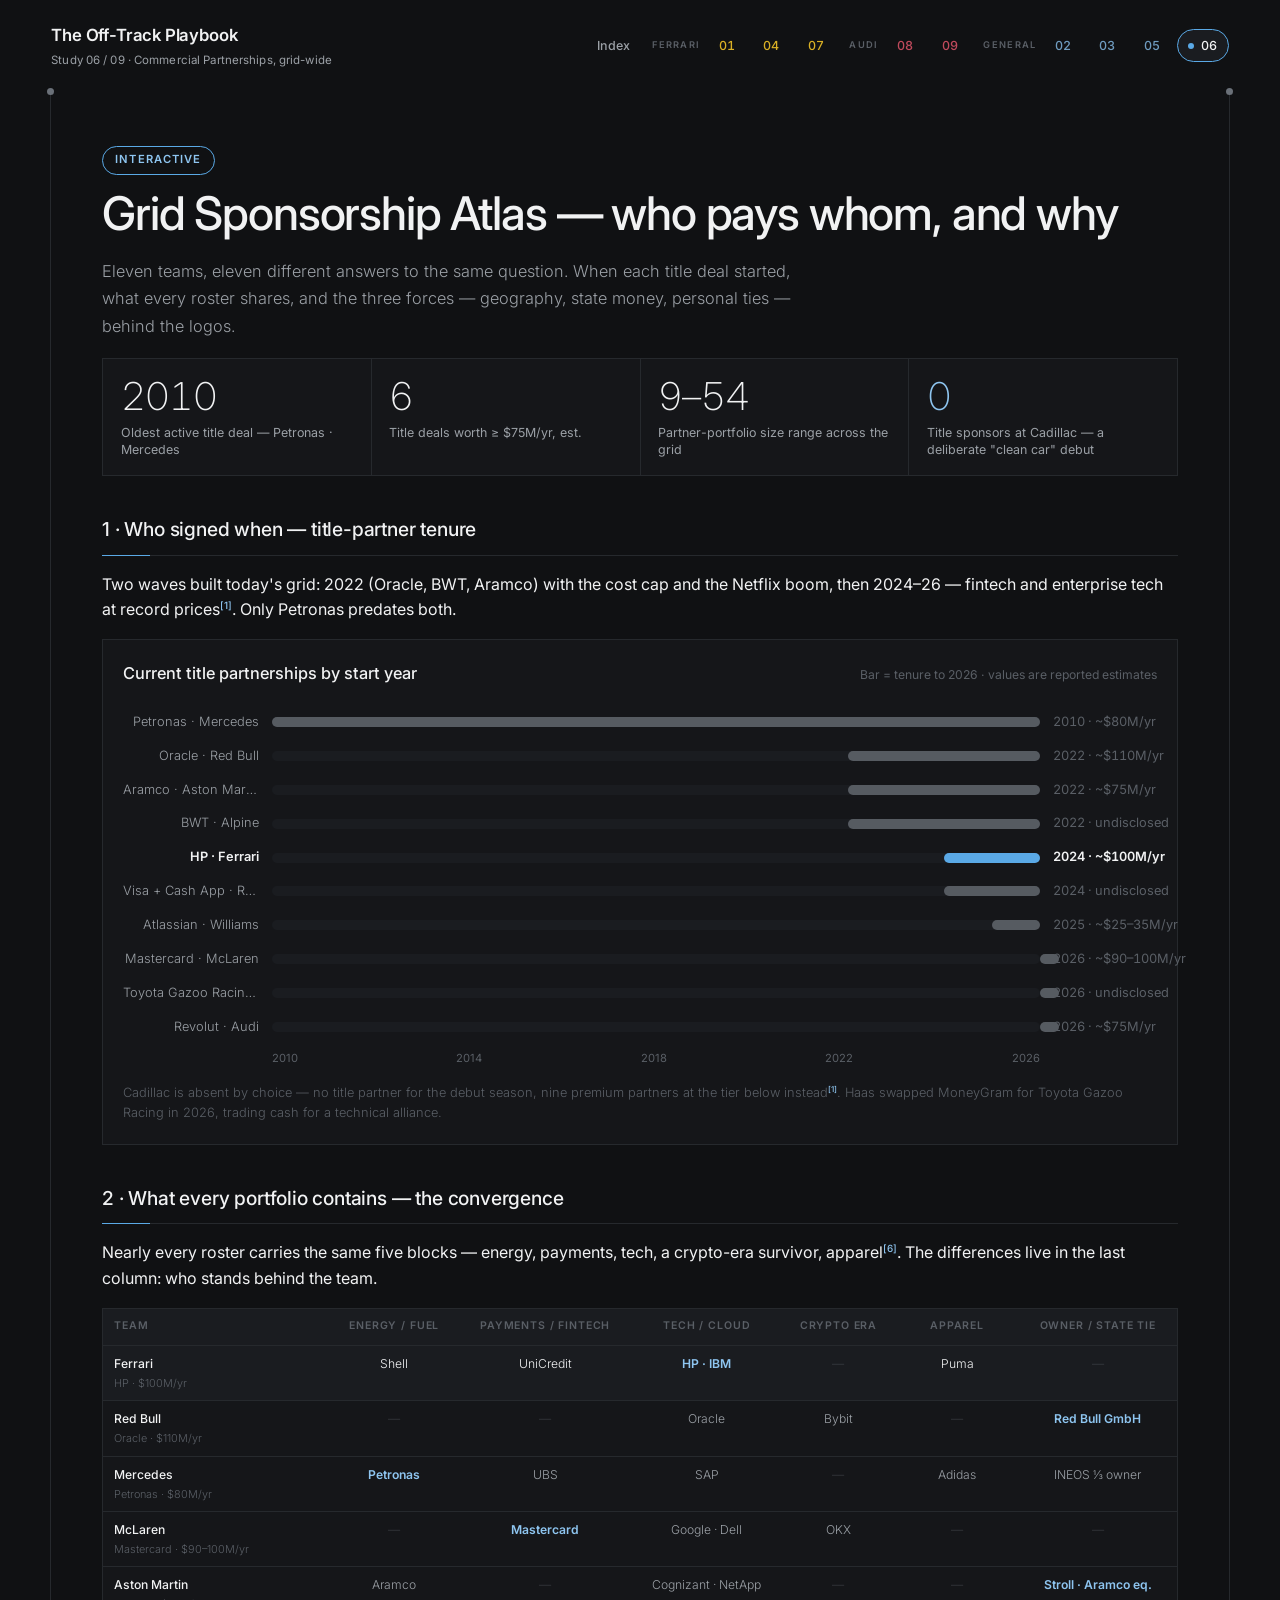
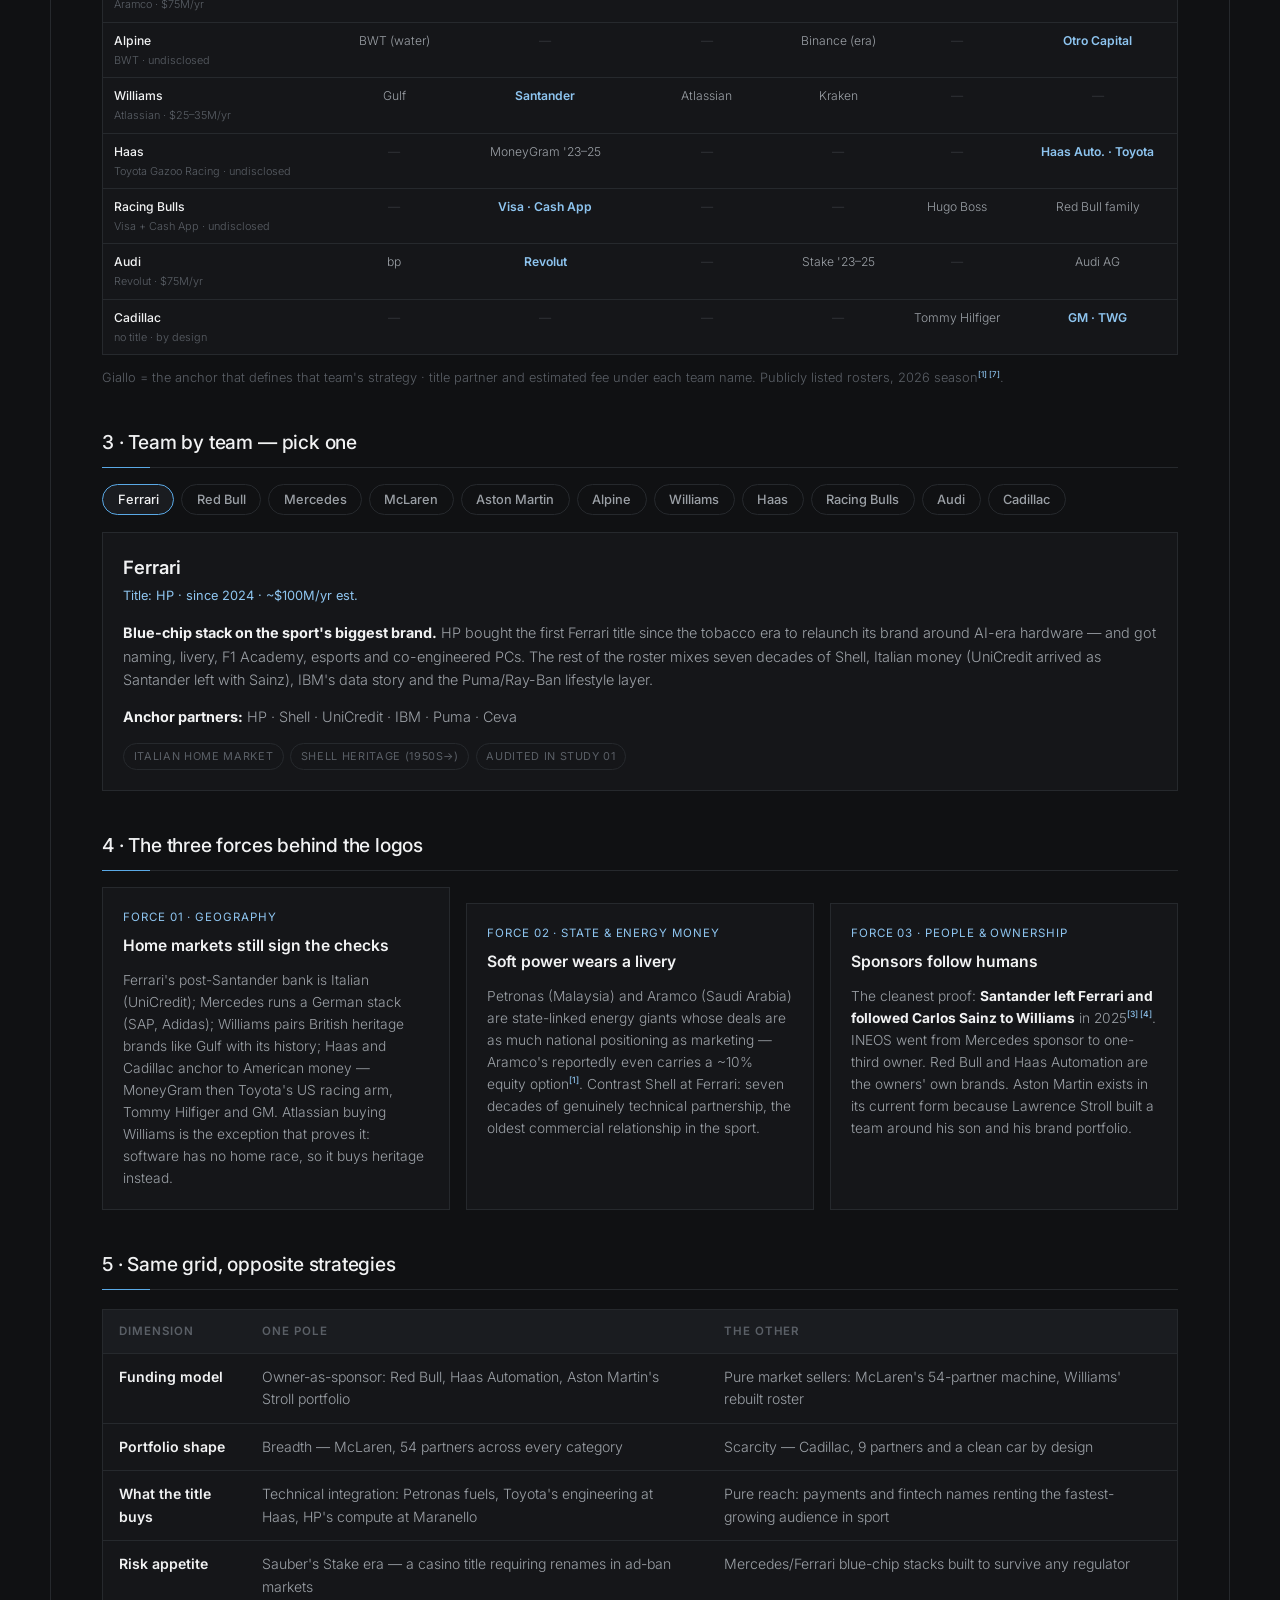
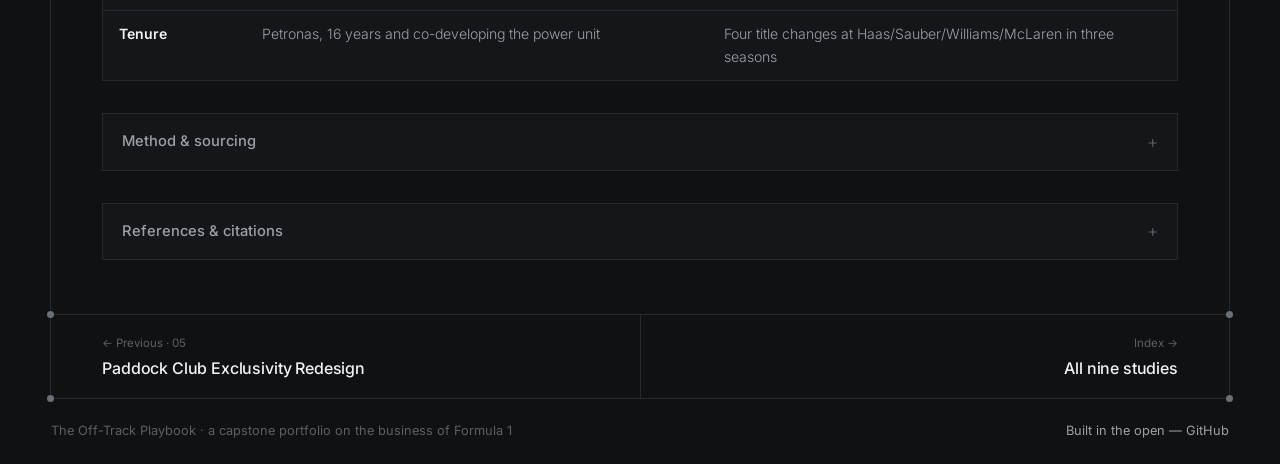
<file: projects/sponsorship-atlas.html>
<!DOCTYPE html>
<html lang="en">
<head>
<meta charset="utf-8">
<meta name="viewport" content="width=device-width, initial-scale=1">
<title>Grid Sponsorship Atlas | The Off-Track Playbook</title>
<link rel="preconnect" href="https://fonts.googleapis.com">
<link rel="preconnect" href="https://fonts.gstatic.com" crossorigin>
<link href="https://fonts.googleapis.com/css2?family=Inter:wght@200;300;400;500;600&display=swap" rel="stylesheet">
<link rel="stylesheet" href="../assets/style.css?v=9">
</head>
<body class="theme-gen">

<header class="site">
  <div class="wrap">
    <a href="../index.html">
      <div class="brand">The Off-Track Playbook
        <small>Study 06 / 09 · Commercial Partnerships, grid-wide</small>
      </div>
    </a>
    <nav class="topnav" aria-label="Site"><a href="../index.html">Index</a><span class="tng">Ferrari</span><a href="sponsorship-roi.html" class="g-frr" title="Sponsorship ROI Dashboard">01</a><a href="merch-collabs.html" class="g-frr" title="Merch & Collabs">04</a><a href="know-race.html" class="g-frr" title="Know RACE">07</a><span class="tng">Audi</span><a href="know-audi.html" class="g-audi" title="Know Audi">08</a><a href="audi-activation-plan.html" class="g-audi" title="Revolut × Audi Activation Plan">09</a><span class="tng">General</span><a href="sea-freight.html" class="g-gen" title="Sea-Freight Simulator">02</a><a href="net-zero.html" class="g-gen" title="Net Zero Tracker">03</a><a href="paddock-club.html" class="g-gen" title="Paddock Club">05</a><a href="sponsorship-atlas.html" class="g-gen on" aria-current="page" title="Grid Sponsorship Atlas">06</a></nav>
  </div>
</header>

<div class="frame-wrap">
<main class="sect">
<article class="project">
  <span class="badge reveal in">Interactive</span>
  <h1>Grid Sponsorship Atlas — who pays whom, and why</h1>
  <p class="lede reveal in">
    Eleven teams, eleven different answers to the same question. When each title deal
    started, what every roster shares, and the three forces — geography, state money,
    personal ties — behind the logos.
  </p>

  <div class="kpis reveal">
    <div class="kpi" data-go="#timeline" title="See the tenure timeline"><div class="v">2010</div><div class="k">Oldest active title deal — Petronas · Mercedes</div></div>
    <div class="kpi" data-go="#timeline" title="See the tenure timeline"><div class="v">6</div><div class="k">Title deals worth ≥ $75M/yr, est.</div></div>
    <div class="kpi" data-go="#matrix" title="See the category matrix"><div class="v">9–54</div><div class="k">Partner-portfolio size range across the grid</div></div>
    <div class="kpi" data-go="#teams" title="See the Cadillac strategy"><div class="v"><em>0</em></div><div class="k">Title sponsors at Cadillac — a deliberate "clean car" debut</div></div>
  </div>

  <div class="reveal"><h2 id="timeline">1 · Who signed when — title-partner tenure</h2>
  <p>Two waves built today's grid: 2022 (Oracle, BWT, Aramco) with the cost cap and the
  Netflix boom, then 2024–26 — fintech and enterprise tech at record prices<sup class="cite"><a href="#ref-1">[1]</a></sup>.
  Only Petronas predates both.</p>

  <div class="panel">
    <div class="panel-head"><h3>Current title partnerships by start year</h3><span>Bar = tenure to 2026 · values are reported estimates</span></div>
    <div id="tl"></div>
    <div class="tl-axis"><span>2010</span><span>2014</span><span>2018</span><span>2022</span><span>2026</span></div>
    <p style="font-size:0.8rem; color:var(--ink-faint); font-weight:300; margin:0.9rem 0 0;">
      Cadillac is absent by choice — no title partner for the debut season, nine premium
      partners at the tier below instead<sup class="cite"><a href="#ref-1">[1]</a></sup>.
      Haas swapped MoneyGram for Toyota Gazoo Racing in 2026, trading cash for a
      technical alliance.</p>
  </div>
  </div>

  <div class="reveal"><h2 id="matrix">2 · What every portfolio contains — the convergence</h2>
  <p>Nearly every roster carries the same five blocks — energy, payments, tech, a
  crypto-era survivor, apparel<sup class="cite"><a href="#ref-6">[6]</a></sup>. The
  differences live in the last column: who stands behind the team.</p>

  <div class="matrix-wrap">
    <table class="matrix" id="mx">
      <tr><th>Team</th><th>Energy / fuel</th><th>Payments / fintech</th><th>Tech / cloud</th><th>Crypto era</th><th>Apparel</th><th>Owner / state tie</th></tr>
    </table>
  </div>
  <p style="font-size:0.8rem; color:var(--ink-faint); font-weight:300; margin-top:0.8rem;">
    Giallo = the anchor that defines that team's strategy · title partner and estimated fee under each team name. Publicly listed rosters, 2026 season<sup class="cite"><a href="#ref-1">[1]</a> <a href="#ref-7">[7]</a></sup>.</p>
  </div>

  <div class="reveal"><h2 id="teams">3 · Team by team — pick one</h2>
  <div class="chips" id="chips" role="group" aria-label="Choose a team"></div>
  <div class="panel team-card" id="team-card"></div>
  </div>

  <div class="reveal"><h2 id="ties">4 · The three forces behind the logos</h2>
  <div class="cards">
    <div class="panel">
      <h3><small>Force 01 · Geography</small>Home markets still sign the checks</h3>
      <p>Ferrari's post-Santander bank is Italian (UniCredit); Mercedes runs a German
      stack (SAP, Adidas); Williams pairs British heritage brands like Gulf with its
      history; Haas and Cadillac anchor to American money — MoneyGram then Toyota's US
      racing arm, Tommy Hilfiger and GM. Atlassian buying Williams is the exception
      that proves it: software has no home race, so it buys heritage instead.</p>
    </div>
    <div class="panel">
      <h3><small>Force 02 · State &amp; energy money</small>Soft power wears a livery</h3>
      <p>Petronas (Malaysia) and Aramco (Saudi Arabia) are state-linked energy giants
      whose deals are as much national positioning as marketing — Aramco's reportedly
      even carries a ~10% equity option<sup class="cite"><a href="#ref-1">[1]</a></sup>.
      Contrast Shell at Ferrari: seven decades of genuinely technical partnership,
      the oldest commercial relationship in the sport.</p>
    </div>
    <div class="panel">
      <h3><small>Force 03 · People &amp; ownership</small>Sponsors follow humans</h3>
      <p>The cleanest proof: <strong>Santander left Ferrari and followed Carlos Sainz to
      Williams</strong> in 2025<sup class="cite"><a href="#ref-3">[3]</a> <a href="#ref-4">[4]</a></sup>.
      INEOS went from Mercedes sponsor to one-third owner. Red Bull and Haas Automation
      are the owners' own brands. Aston Martin exists in its current form because
      Lawrence Stroll built a team around his son and his brand portfolio.</p>
    </div>
  </div>
  </div>

  <div class="reveal"><h2>5 · Same grid, opposite strategies</h2>
  <div class="table-wrap">
    <table>
      <tr><th>Dimension</th><th>One pole</th><th>The other</th></tr>
      <tr><td><strong>Funding model</strong></td><td>Owner-as-sponsor: Red Bull, Haas Automation, Aston Martin's Stroll portfolio</td><td>Pure market sellers: McLaren's 54-partner machine, Williams' rebuilt roster</td></tr>
      <tr><td><strong>Portfolio shape</strong></td><td>Breadth — McLaren, 54 partners across every category</td><td>Scarcity — Cadillac, 9 partners and a clean car by design</td></tr>
      <tr><td><strong>What the title buys</strong></td><td>Technical integration: Petronas fuels, Toyota's engineering at Haas, HP's compute at Maranello</td><td>Pure reach: payments and fintech names renting the fastest-growing audience in sport</td></tr>
      <tr><td><strong>Risk appetite</strong></td><td>Sauber's Stake era — a casino title requiring renames in ad-ban markets</td><td>Mercedes/Ferrari blue-chip stacks built to survive any regulator</td></tr>
      <tr><td><strong>Tenure</strong></td><td>Petronas, 16 years and co-developing the power unit</td><td>Four title changes at Haas/Sauber/Williams/McLaren in three seasons</td></tr>
    </table>
  </div>
  </div>

  <details class="fold reveal"><summary>Method &amp; sourcing</summary><div class="fold-body"><strong>Method:</strong> built from publicly listed partner rosters and trade-press
    reporting for the 2026 season. Deal values are third-party estimates; equity and
    contract details are reported, not confirmed. Deep-dive on the grid's second-biggest
    deal: <a href="sponsorship-roi.html">Study 01 — the Ferrari × HP audit</a>.</div></details>

<details class="fold reveal" id="refs"><summary>References &amp; citations</summary><div class="fold-body"><ol class="refs">
  <li id="ref-1"><span><a href="https://rtrsports.com/en/blog/every-teams-title-sponsor-for-the-2026-formula-1-season/" target="_blank" rel="noopener">RTR Sports — Every F1 team's title sponsor for 2026: values, industries, deal details</a></span></li>
  <li id="ref-2"><span><a href="https://www.santander.com/en/press-room/press-releases/2024/12/santander-to-sponsor-williams-racing-complementing-its-existing-partnership-with-formula-1" target="_blank" rel="noopener">Santander press release — sponsoring Williams Racing from 2025</a></span></li>
  <li id="ref-3"><span><a href="https://www.autosport.com/f1/news/williams-already-banking-on-sainz-success-as-santander-sponsorship-announced/10681117/" target="_blank" rel="noopener">Autosport — Williams banking on Sainz as Santander sponsorship announced</a></span></li>
  <li id="ref-4"><span><a href="https://www.blackbookmotorsport.com/news/williams-f1-santander-ferrari-carlos-sainz-sponsorship-december-2024/" target="_blank" rel="noopener">BlackBook Motorsport — Santander follows Sainz from Ferrari to Williams</a></span></li>
  <li id="ref-5"><span><a href="https://www.crash.net/f1/news/1061504/1/major-sponsor-moves-carlos-sainz-ferrari-williams" target="_blank" rel="noopener">Crash.net — Major sponsor moves with Sainz from Ferrari to Williams</a></span></li>
  <li id="ref-6"><span><a href="https://rtrsports.com/en/blog/cost-formula-1-sponsorships/" target="_blank" rel="noopener">RTR Sports — F1 sponsorship market costs and category growth (incl. apparel wave)</a></span></li>
  <li id="ref-7"><span><a href="https://www.pitdebrief.com/post/f1-2026-list-of-partners-sponsors-for-each-of-11-teams/" target="_blank" rel="noopener">PitDebrief — 2026 partner list for each of the 11 teams</a></span></li>
  <li id="ref-8"><span>Portfolio sizes (McLaren 54, Cadillac 9, grid typical 20–30) <span class="unlinked">Ampere Analysis via trade reporting</span></span></li>
</ol></div></details>

</article>
</main>
<nav class="pager" aria-label="Between studies">
  <a class="pg prev" href="paddock-club.html"><small>← Previous · 05</small><span>Paddock Club Exclusivity Redesign</span></a>
  <a class="pg next" href="../index.html"><small>Index →</small><span>All nine studies</span></a>
</nav>
<div class="frame-end"></div>
</div>

<footer class="site">
  <div class="wrap">
    <span>The Off-Track Playbook · a capstone portfolio on the business of Formula 1</span>
    <a href="https://github.com/naisargg/off-track-playbook">Built in the open — GitHub</a>
  </div>
</footer>

<script src="../assets/main.js?v=9"></script>
<script>
(function () {
  /* the grid, 2026 season — public rosters + trade-press estimates */
  var TEAMS = [
    { id: "ferrari", names: ["Shell", "UniCredit", "HP · IBM", null, "Puma", null], name: "Ferrari", title: "HP", since: 2024, est: "~$100M/yr",
      model: "Blue-chip stack on the sport's biggest brand",
      why: "HP bought the first Ferrari title since the tobacco era to relaunch its brand around AI-era hardware — and got naming, livery, F1 Academy, esports and co-engineered PCs. The rest of the roster mixes seven decades of Shell, Italian money (UniCredit arrived as Santander left with Sainz), IBM's data story and the Puma/Ray-Ban lifestyle layer.",
      anchors: "HP · Shell · UniCredit · IBM · Puma · Ceva",
      ties: ["Italian home market", "Shell heritage (1950s→)", "Audited in Study 01"],
      cats: [1, 0, 1, 0, 1, 0], hotCat: 2 },
    { id: "redbull", names: [null, null, "Oracle", "Bybit", null, "Red Bull GmbH"], name: "Red Bull", title: "Oracle", since: 2022, est: "~$110M/yr",
      model: "Owner-as-brand, plus the grid's biggest tech check",
      why: "The team is the drinks company's own marketing engine, so the title deal is pure upside: Oracle pays the grid's largest fee and wraps its cloud story around simulation and strategy. Ford arrives on the 2026 power unit as a technical partner, not a sponsor.",
      anchors: "Oracle · Bybit · Ford (technical, 2026)",
      ties: ["Owner-brand economics", "US enterprise tech", "Crypto-era survivor (Bybit)"],
      cats: [0, 0, 1, 1, 0, 1], hotCat: 5 },
    { id: "mercedes", names: ["Petronas", "UBS", "SAP", null, "Adidas", "INEOS ⅓ owner"], name: "Mercedes", title: "Petronas", since: 2010, est: "~$80M/yr",
      model: "The technical-partnership gold standard",
      why: "Petronas has fueled the team since its 2010 return — 16 years of fuel and lubricant co-development, the longest active title deal in F1. INEOS went further than any sponsor: it bought a third of the team. The German stack (SAP, Adidas) covers the home market.",
      anchors: "Petronas · INEOS · SAP · Adidas · UBS",
      ties: ["Malaysian state energy", "Sponsor→owner (INEOS)", "German home stack"],
      cats: [1, 0, 1, 0, 1, 1], hotCat: 0 },
    { id: "mclaren", names: [null, "Mastercard", "Google · Dell", "OKX", null, null], name: "McLaren", title: "Mastercard", since: 2026, est: "~$90–100M/yr",
      model: "The 54-partner consumer machine",
      why: "The broadest portfolio in F1 — Mastercard escalated from premium partner to title, Google paints Android and Chrome on the wheel covers, OKX carried the crypto wave. McLaren sells reach and content velocity, not technical integration.",
      anchors: "Mastercard · Google · OKX · Dell · Hilton",
      ties: ["Consumer-brand breadth", "Largest fintech title in F1", "54 partners — grid record"],
      cats: [0, 1, 1, 1, 1, 0], hotCat: 1 },
    { id: "astonmartin", names: ["Aramco", null, "Cognizant · NetApp", null, null, "Stroll · Aramco eq."], name: "Aston Martin", title: "Aramco", since: 2022, est: "~$75M/yr",
      model: "State energy money meets a family project",
      why: "Aramco's title deal reportedly includes a ~10% equity option — state-linked energy capital converting into ownership. The team itself is Lawrence Stroll's build, around his brand portfolio and his son; Honda arrives as works engine partner in 2026.",
      anchors: "Aramco · Valvoline · Cognizant · NetApp",
      ties: ["Saudi state energy", "Stroll family ownership", "Reported equity option"],
      cats: [1, 0, 1, 0, 0, 1], hotCat: 5 },
    { id: "alpine", names: ["BWT (water)", null, null, "Binance (era)", null, "Otro Capital"], name: "Alpine", title: "BWT", since: 2022, est: "undisclosed",
      model: "A livery trade and celebrity capital",
      why: "BWT's pink is the most visible water-technology campaign on earth — a livery-first deal. The more interesting money is in the cap table: the 2023 Otro Capital round brought celebrity investors, capital that behaves like sponsorship. The French identity remains strangely under-monetized.",
      anchors: "BWT · Otro Capital investors (equity)",
      ties: ["Austrian water tech", "Celebrity investor capital", "Under-used French identity"],
      cats: [0, 0, 0, 1, 0, 0], hotCat: 5 },
    { id: "williams", names: ["Gulf", "Santander", "Atlassian", "Kraken", null, null], name: "Williams", title: "Atlassian", since: 2025, est: "~$25–35M/yr",
      model: "Heritage as the product",
      why: "The clearest sponsors-follow-people story on the grid: Santander left Ferrari and came with Sainz. Komatsu returned after backing the team in the Senna era; Gulf brought heritage oil branding fans actually vote on. Atlassian — software with no home race — bought the legacy itself.",
      anchors: "Atlassian · Santander · Komatsu · Gulf · Duracell · Kraken",
      ties: ["Santander followed Sainz", "Komatsu heritage revival", "British legacy brand"],
      cats: [1, 1, 1, 1, 0, 0], hotCat: 1 },
    { id: "haas", names: [null, "MoneyGram '23–25", null, null, null, "Haas Auto. · Toyota"], name: "Haas", title: "Toyota Gazoo Racing", since: 2026, est: "undisclosed",
      model: "From owner's checkbook to OEM alliance",
      why: "For years the model was Gene Haas sponsoring himself — Haas Automation on a car funded to sell machine tools — with MoneyGram's US payments money on top from 2023. The 2026 TGR title flips it: Toyota returns to F1 through Haas, trading sponsorship cash for a technical partnership.",
      anchors: "Toyota Gazoo Racing · Haas Automation · (MoneyGram 2023–25)",
      ties: ["Owner self-sponsorship", "Toyota's F1 return", "US payments era"],
      cats: [0, 1, 0, 0, 0, 1], hotCat: 5 },
    { id: "racingbulls", names: [null, "Visa · Cash App", null, null, "Hugo Boss", "Red Bull family"], name: "Racing Bulls", title: "Visa + Cash App", since: 2024, est: "undisclosed",
      model: "Two payment brands, one junior team",
      why: "Visa and Cash App bought the naming of Red Bull's sister team outright — a value route into F1's audience: established-brand reach for Visa, youth positioning for Cash App, at a fraction of senior-team title pricing.",
      anchors: "Visa · Cash App · Hugo Boss",
      ties: ["US payments duo", "Sister-team economics", "Youth-skewed positioning"],
      cats: [0, 1, 0, 0, 1, 1], hotCat: 1 },
    { id: "audi", names: ["bp", "Revolut", null, "Stake '23–25", null, "Audi AG"], name: "Audi", title: "Revolut", since: 2026, est: "~$75M/yr",
      model: "A works reset with fintech reach",
      why: "The Sauber era ended with Stake — a casino title that had to rename itself in ad-ban markets, F1's live regulatory case study. Audi's works entry resets the board: Revolut pays senior-team money to put a digital bank in front of the sport's youngest audience, with bp as technical partner.",
      anchors: "Revolut · bp (technical) · Adidas",
      ties: ["German OEM entry", "Fintech-native audience", "Post-Stake regulatory reset"],
      cats: [1, 1, 0, 1, 1, 1], hotCat: 1 },
    { id: "cadillac", names: [null, null, null, null, "Tommy Hilfiger", "GM · TWG"], name: "Cadillac", title: "— none by design", since: 2026, est: "—",
      model: "Scarcity as a debut strategy",
      why: "Nine partners, no title sponsor, a deliberately clean car: Cadillac is pricing its debut on scarcity, with GM and TWG capital underneath and Tommy Hilfiger leading an American lifestyle roster. The bet: sell the title slot after the audience sees the car, not before.",
      anchors: "Tommy Hilfiger · GM ecosystem · 9 partners total",
      ties: ["American corporate entry", "Clean-car scarcity play", "Smallest portfolio: 9"],
      cats: [0, 0, 0, 0, 1, 1], hotCat: 5 }
  ];

  /* timeline */
  var tl = document.getElementById("tl");
  var Y0 = 2010, Y1 = 2026;
  TEAMS.filter(function (t) { return t.est !== "—"; })
    .sort(function (a, b) { return a.since - b.since; })
    .forEach(function (t) {
      var l = (t.since - Y0) / (Y1 - Y0) * 100;
      var w = Math.max((Y1 - t.since) / (Y1 - Y0) * 100, 2.5);
      var row = document.createElement("div");
      row.className = "tlr" + (t.id === "ferrari" ? " hot" : "");
      row.innerHTML = '<span class="tll">' + t.title + " · " + t.name + "</span>" +
        '<span class="tlb"><i style="--l:' + l + "%;--w:" + w + '%"></i></span>' +
        '<span class="tlv">' + t.since + " · " + t.est + "</span>";
      tl.appendChild(row);
    });

  /* matrix — company names in cells, title fee under each team */
  var mx = document.getElementById("mx");
  TEAMS.forEach(function (t) {
    var tr = document.createElement("tr");
    tr.dataset.team = t.id;
    var cells = t.names.map(function (n, i) {
      if (!n) return '<td><span class="none">—</span></td>';
      return '<td><span class="mc' + (i === t.hotCat ? " hot" : "") + '">' + n + "</span></td>";
    }).join("");
    var fee = t.est === "—" ? "no title · by design" : t.title + " · " + t.est.replace("~", "");
    tr.innerHTML = '<td>' + t.name + '<span class="team-fee">' + fee + "</span></td>" + cells;
    mx.appendChild(tr);
  });

  /* team selector */
  var chips = document.getElementById("chips");
  var card = document.getElementById("team-card");
  function show(t) {
    chips.querySelectorAll("button").forEach(function (b) {
      b.setAttribute("aria-pressed", b.dataset.team === t.id ? "true" : "false");
    });
    mx.querySelectorAll("tr").forEach(function (r) {
      r.classList.toggle("hl", r.dataset.team === t.id);
    });
    card.innerHTML =
      "<h3>" + t.name + "</h3>" +
      '<div class="tc-sub">Title: ' + t.title + (t.since && t.est !== "—" ? " · since " + t.since + " · " + t.est + " est." : "") + "</div>" +
      "<p><strong>" + t.model + ".</strong> " + t.why + "</p>" +
      "<p><strong>Anchor partners:</strong> " + t.anchors + "</p>" +
      '<div class="tc-tags">' + t.ties.map(function (x) { return "<span>" + x + "</span>"; }).join("") + "</div>";
  }
  TEAMS.forEach(function (t) {
    var b = document.createElement("button");
    b.textContent = t.name;
    b.dataset.team = t.id;
    b.setAttribute("aria-pressed", "false");
    b.addEventListener("click", function () { show(t); });
    chips.appendChild(b);
  });
  show(TEAMS[0]);
})();
</script>
</body>
</html>
</file>
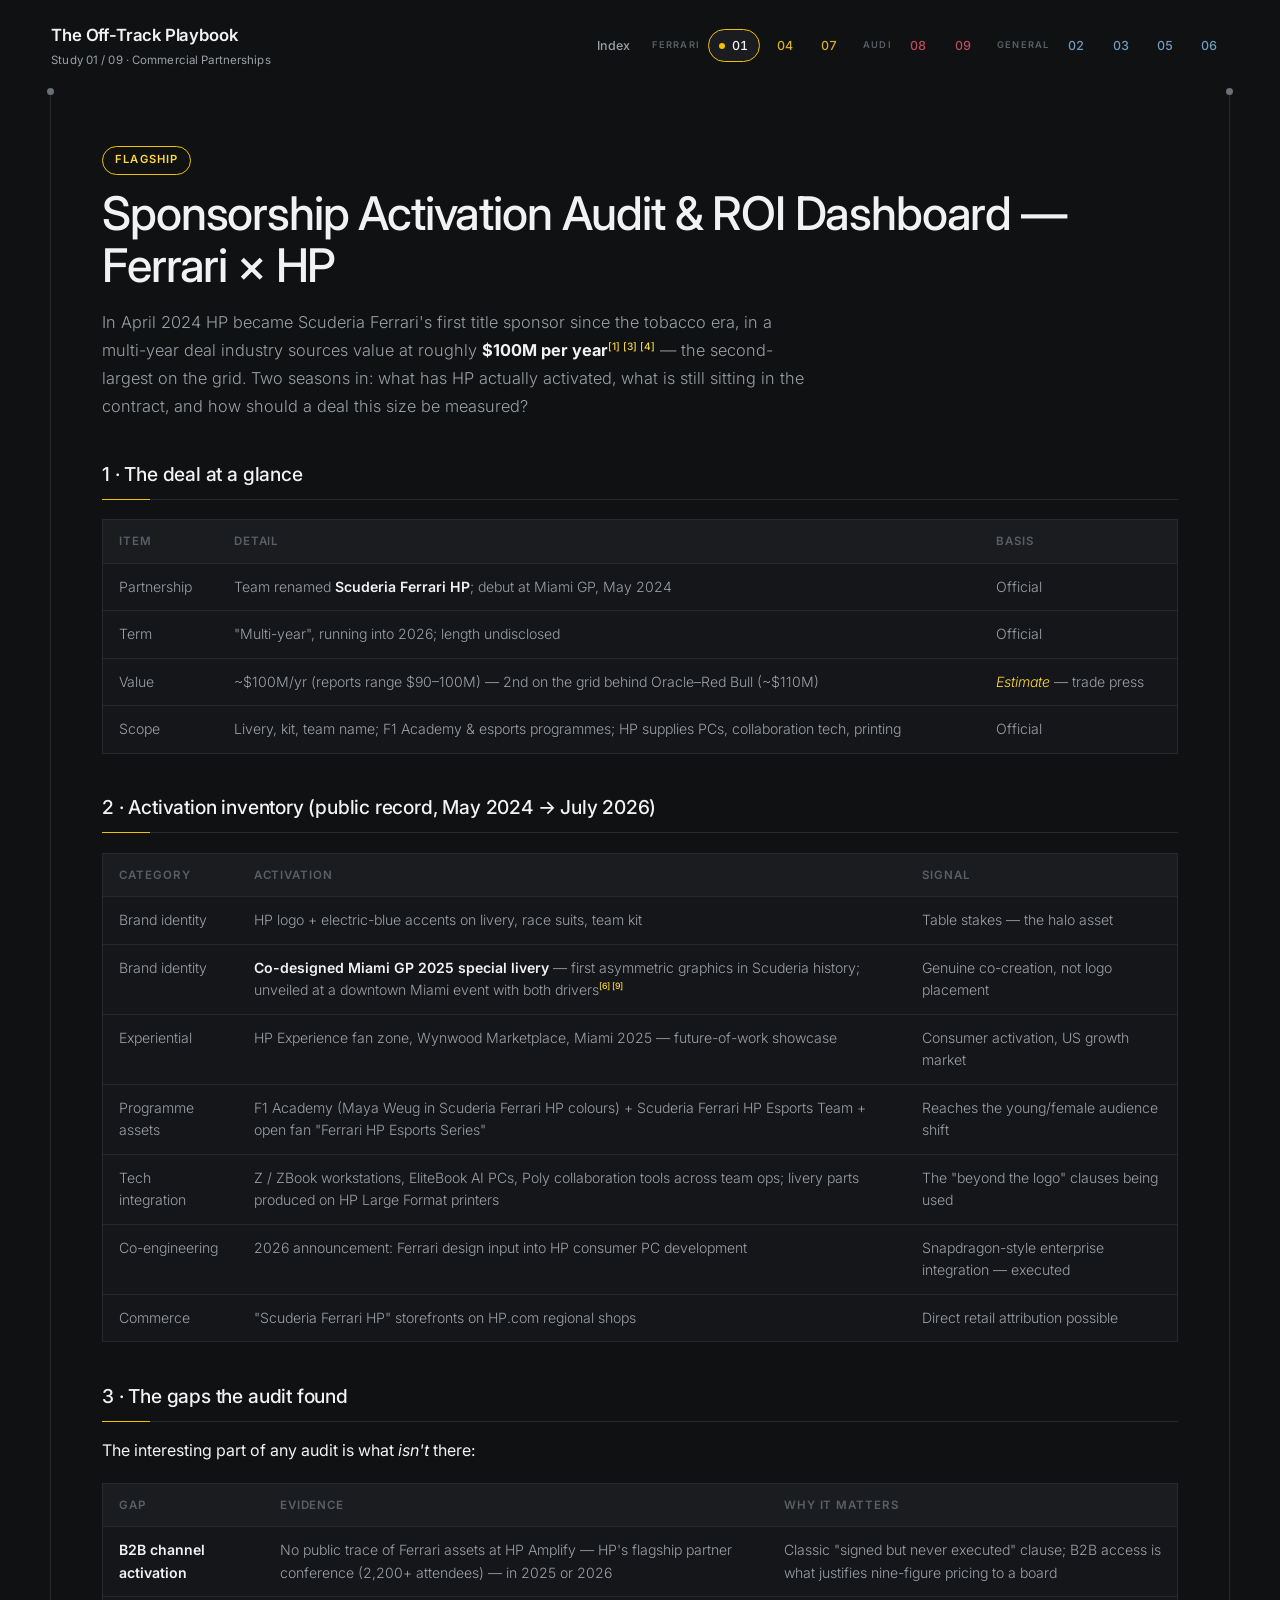
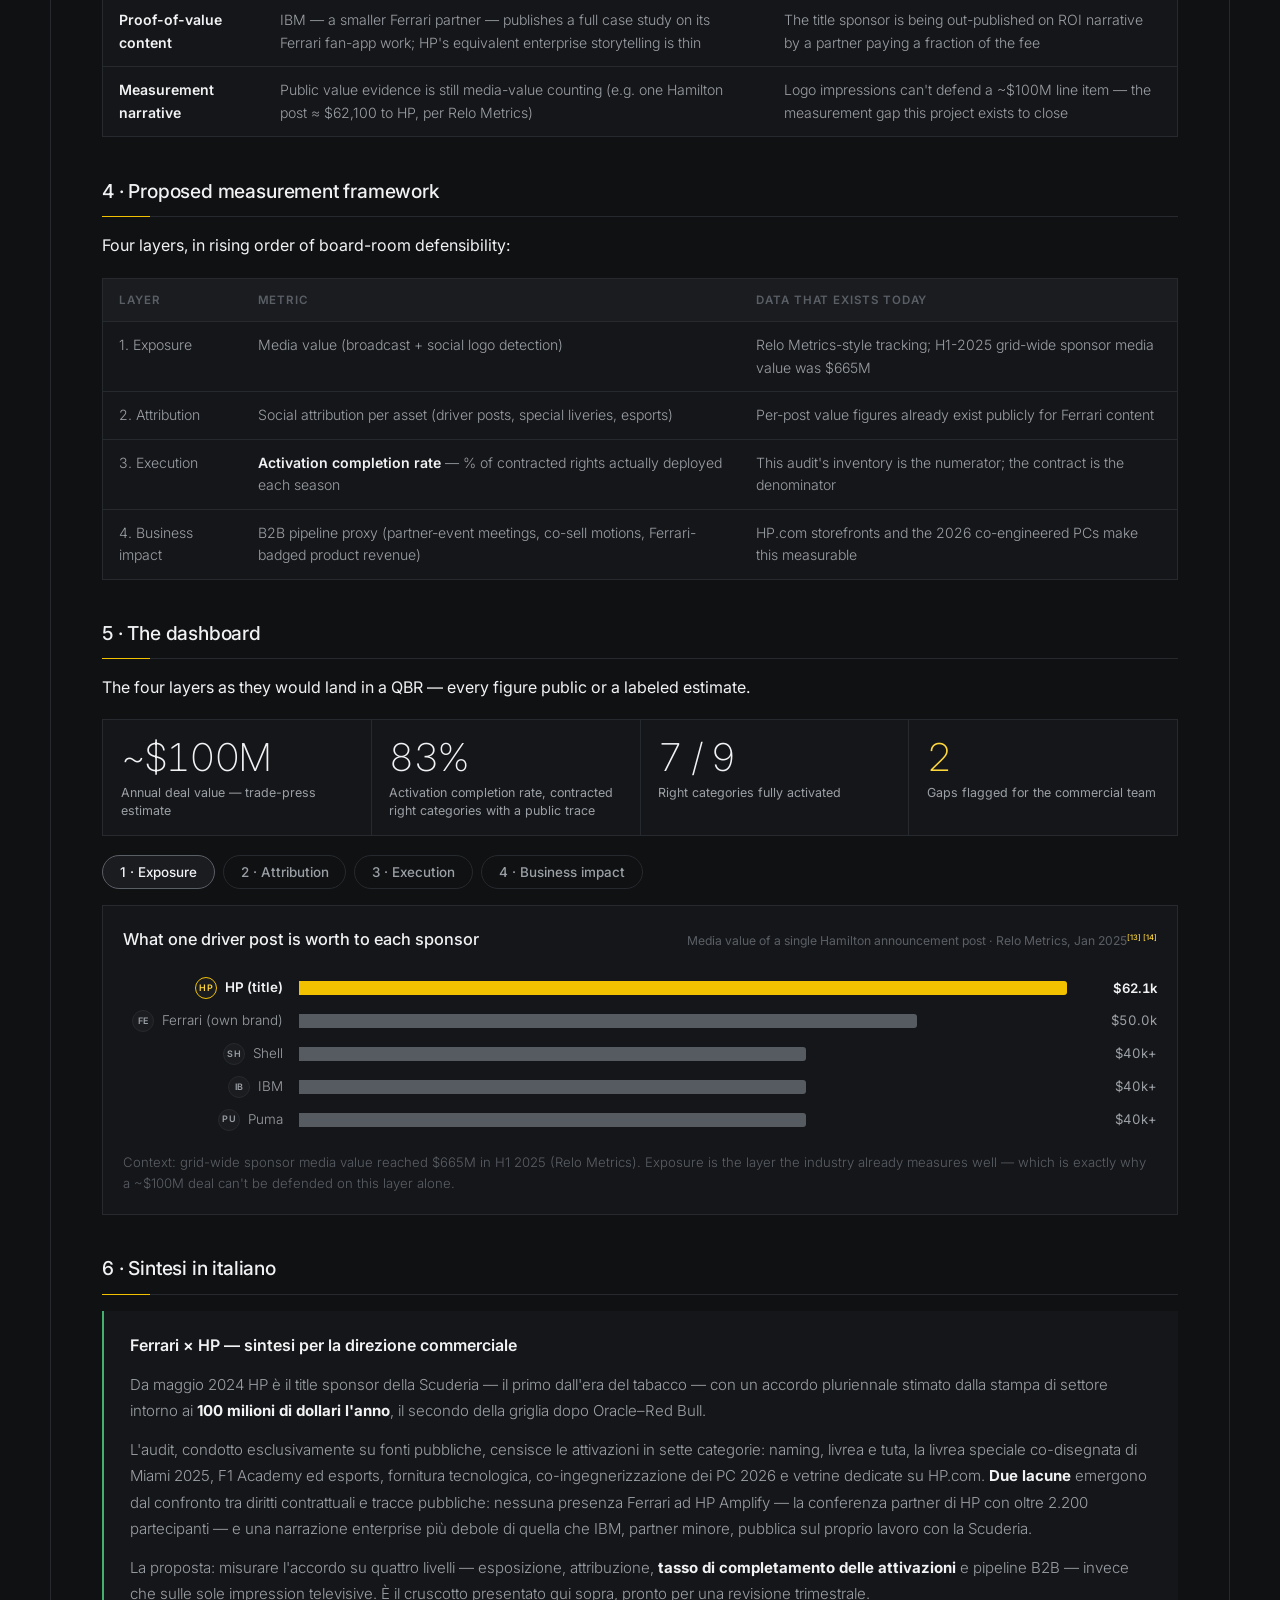
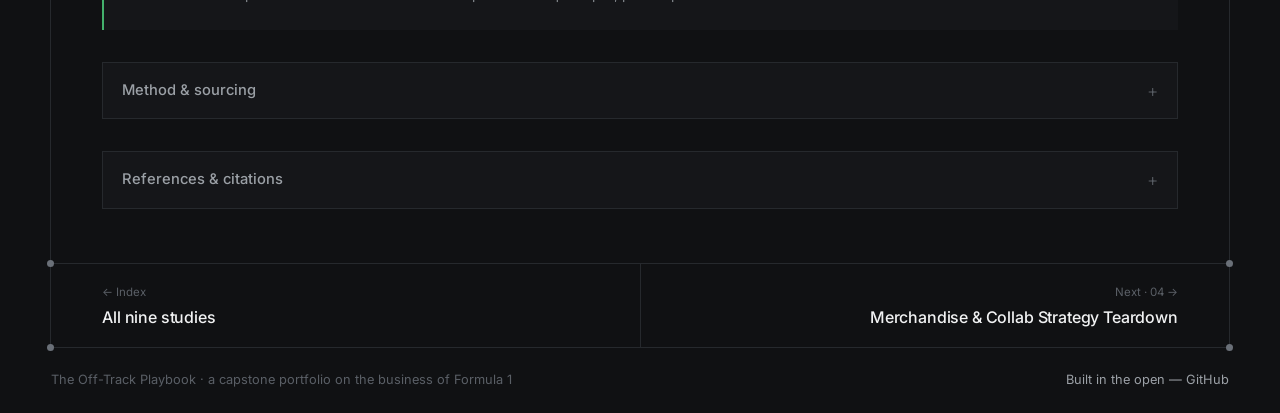
<file: projects/sponsorship-roi.html>
<!DOCTYPE html>
<html lang="en">
<head>
<meta charset="utf-8">
<meta name="viewport" content="width=device-width, initial-scale=1">
<title>Sponsorship Activation Audit — Ferrari × HP | The Off-Track Playbook</title>
<link rel="preconnect" href="https://fonts.googleapis.com">
<link rel="preconnect" href="https://fonts.gstatic.com" crossorigin>
<link href="https://fonts.googleapis.com/css2?family=Inter:wght@200;300;400;500;600&display=swap" rel="stylesheet">
<link rel="stylesheet" href="../assets/style.css?v=9">
</head>
<body>

<header class="site">
  <div class="wrap">
    <a href="../index.html">
      <div class="brand">The Off-Track Playbook
        <small>Study 01 / 09 · Commercial Partnerships</small>
      </div>
    </a>
    <nav class="topnav" aria-label="Site"><a href="../index.html">Index</a><span class="tng">Ferrari</span><a href="sponsorship-roi.html" class="g-frr on" aria-current="page" title="Sponsorship ROI Dashboard">01</a><a href="merch-collabs.html" class="g-frr" title="Merch & Collabs">04</a><a href="know-race.html" class="g-frr" title="Know RACE">07</a><span class="tng">Audi</span><a href="know-audi.html" class="g-audi" title="Know Audi">08</a><a href="audi-activation-plan.html" class="g-audi" title="Revolut × Audi Activation Plan">09</a><span class="tng">General</span><a href="sea-freight.html" class="g-gen" title="Sea-Freight Simulator">02</a><a href="net-zero.html" class="g-gen" title="Net Zero Tracker">03</a><a href="paddock-club.html" class="g-gen" title="Paddock Club">05</a><a href="sponsorship-atlas.html" class="g-gen" title="Grid Sponsorship Atlas">06</a></nav>
  </div>
</header>

<div class="frame-wrap">
<main class="sect">
<article class="project">
  <span class="badge reveal in">Flagship</span>
  <h1>Sponsorship Activation Audit &amp; ROI Dashboard — Ferrari × HP</h1>
  <p class="lede reveal in">
    In April 2024 HP became Scuderia Ferrari's first title sponsor since the tobacco era,
    in a multi-year deal industry sources value at roughly <strong>$100M per year</strong><sup class="cite"><a href="#ref-1">[1]</a> <a href="#ref-3">[3]</a> <a href="#ref-4">[4]</a></sup> —
    the second-largest on the grid. Two seasons in: what has HP actually activated,
    what is still sitting in the contract, and how should a deal this size be measured?
  </p>

  <div class="reveal"><h2>1 · The deal at a glance</h2>
  <div class="table-wrap">
    <table>
      <tr><th>Item</th><th>Detail</th><th>Basis</th></tr>
      <tr><td>Partnership</td><td>Team renamed <strong>Scuderia Ferrari HP</strong>; debut at Miami GP, May 2024</td><td>Official</td></tr>
      <tr><td>Term</td><td>"Multi-year", running into 2026; length undisclosed</td><td>Official</td></tr>
      <tr><td>Value</td><td>~$100M/yr (reports range $90–100M) — 2nd on the grid behind Oracle–Red Bull (~$110M)</td><td><em>Estimate</em> — trade press</td></tr>
      <tr><td>Scope</td><td>Livery, kit, team name; F1 Academy &amp; esports programmes; HP supplies PCs, collaboration tech, printing</td><td>Official</td></tr>
    </table>
  </div></div>

  <div class="reveal"><h2>2 · Activation inventory (public record, May 2024 → July 2026)</h2>
  <div class="table-wrap">
    <table>
      <tr><th>Category</th><th>Activation</th><th>Signal</th></tr>
      <tr><td>Brand identity</td><td>HP logo + electric-blue accents on livery, race suits, team kit</td><td>Table stakes — the halo asset</td></tr>
      <tr><td>Brand identity</td><td><strong>Co-designed Miami GP 2025 special livery</strong> — first asymmetric graphics in Scuderia history; unveiled at a downtown Miami event with both drivers<sup class="cite"><a href="#ref-6">[6]</a> <a href="#ref-9">[9]</a></sup></td><td>Genuine co-creation, not logo placement</td></tr>
      <tr><td>Experiential</td><td>HP Experience fan zone, Wynwood Marketplace, Miami 2025 — future-of-work showcase</td><td>Consumer activation, US growth market</td></tr>
      <tr><td>Programme assets</td><td>F1 Academy (Maya Weug in Scuderia Ferrari HP colours) + Scuderia Ferrari HP Esports Team + open fan "Ferrari HP Esports Series"</td><td>Reaches the young/female audience shift</td></tr>
      <tr><td>Tech integration</td><td>Z / ZBook workstations, EliteBook AI PCs, Poly collaboration tools across team ops; livery parts produced on HP Large Format printers</td><td>The "beyond the logo" clauses being used</td></tr>
      <tr><td>Co-engineering</td><td>2026 announcement: Ferrari design input into HP consumer PC development</td><td>Snapdragon-style enterprise integration — executed</td></tr>
      <tr><td>Commerce</td><td>"Scuderia Ferrari HP" storefronts on HP.com regional shops</td><td>Direct retail attribution possible</td></tr>
    </table>
  </div></div>

  <div class="reveal"><h2>3 · The gaps the audit found</h2>
  <p>The interesting part of any audit is what <em>isn't</em> there:</p>
  <div class="table-wrap">
    <table>
      <tr><th>Gap</th><th>Evidence</th><th>Why it matters</th></tr>
      <tr><td><strong>B2B channel activation</strong></td><td>No public trace of Ferrari assets at HP Amplify — HP's flagship partner conference (2,200+ attendees) — in 2025 or 2026</td><td>Classic "signed but never executed" clause; B2B access is what justifies nine-figure pricing to a board</td></tr>
      <tr><td><strong>Proof-of-value content</strong></td><td>IBM — a smaller Ferrari partner — publishes a full case study on its Ferrari fan-app work; HP's equivalent enterprise storytelling is thin</td><td>The title sponsor is being out-published on ROI narrative by a partner paying a fraction of the fee</td></tr>
      <tr><td><strong>Measurement narrative</strong></td><td>Public value evidence is still media-value counting (e.g. one Hamilton post ≈ $62,100 to HP, per Relo Metrics)</td><td>Logo impressions can't defend a ~$100M line item — the measurement gap this project exists to close</td></tr>
    </table>
  </div></div>

  <div class="reveal"><h2>4 · Proposed measurement framework</h2>
  <p>Four layers, in rising order of board-room defensibility:</p>
  <div class="table-wrap">
    <table>
      <tr><th>Layer</th><th>Metric</th><th>Data that exists today</th></tr>
      <tr><td>1. Exposure</td><td>Media value (broadcast + social logo detection)</td><td>Relo Metrics-style tracking; H1-2025 grid-wide sponsor media value was $665M</td></tr>
      <tr><td>2. Attribution</td><td>Social attribution per asset (driver posts, special liveries, esports)</td><td>Per-post value figures already exist publicly for Ferrari content</td></tr>
      <tr><td>3. Execution</td><td><strong>Activation completion rate</strong> — % of contracted rights actually deployed each season</td><td>This audit's inventory is the numerator; the contract is the denominator</td></tr>
      <tr><td>4. Business impact</td><td>B2B pipeline proxy (partner-event meetings, co-sell motions, Ferrari-badged product revenue)</td><td>HP.com storefronts and the 2026 co-engineered PCs make this measurable</td></tr>
    </table>
  </div></div>

  <div class="reveal"><h2 id="dashboard">5 · The dashboard</h2>
  <p>The four layers as they would land in a QBR — every figure public or a labeled
  estimate.</p>

  <div class="kpis">
    <div class="kpi" data-go="#refs" title="Jump to sources"><div class="v">~$100M</div><div class="k">Annual deal value — trade-press estimate</div></div>
    <div class="kpi" data-go="#t3" title="See the rights checklist"><div class="v" id="kpi-rate">—</div><div class="k">Activation completion rate, contracted right categories with a public trace</div></div>
    <div class="kpi" data-go="#t3" title="See the rights checklist"><div class="v" id="kpi-live">—</div><div class="k">Right categories fully activated</div></div>
    <div class="kpi" data-go="#t3" data-gaps title="Open the flagged gaps"><div class="v"><em id="kpi-gaps">—</em></div><div class="k">Gaps flagged for the commercial team</div></div>
  </div>

  <div class="tabs" role="tablist" aria-label="Dashboard layers">
    <button role="tab" aria-selected="true" data-tab="t1">1 · Exposure</button>
    <button role="tab" aria-selected="false" data-tab="t2">2 · Attribution</button>
    <button role="tab" aria-selected="false" data-tab="t3">3 · Execution</button>
    <button role="tab" aria-selected="false" data-tab="t4">4 · Business impact</button>
  </div>

  <div class="tabpanel panel" id="t1" role="tabpanel">
    <div class="panel-head">
      <h3>What one driver post is worth to each sponsor</h3>
      <span>Media value of a single Hamilton announcement post · Relo Metrics, Jan 2025<sup class="cite"><a href="#ref-13">[13]</a> <a href="#ref-14">[14]</a></sup></span>
    </div>
    <div class="mini-bars">
      <div class="mrow hot"><span class="ml"><span class="chip">HP</span>HP (title)</span><span class="mt"><i style="--w:100%"></i></span><span class="mv">$62.1k</span></div>
      <div class="mrow"><span class="ml"><span class="chip">FE</span>Ferrari (own brand)</span><span class="mt"><i style="--w:80.5%"></i></span><span class="mv">$50.0k</span></div>
      <div class="mrow"><span class="ml"><span class="chip">SH</span>Shell</span><span class="mt"><i style="--w:66%"></i></span><span class="mv">$40k+</span></div>
      <div class="mrow"><span class="ml"><span class="chip">IB</span>IBM</span><span class="mt"><i style="--w:66%"></i></span><span class="mv">$40k+</span></div>
      <div class="mrow"><span class="ml"><span class="chip">PU</span>Puma</span><span class="mt"><i style="--w:66%"></i></span><span class="mv">$40k+</span></div>
    </div>
    <p style="font-size:0.82rem; color:var(--ink-faint); font-weight:300; margin:1rem 0 0;">
      Context: grid-wide sponsor media value reached $665M in H1 2025 (Relo Metrics).
      Exposure is the layer the industry already measures well — which is exactly why a
      ~$100M deal can't be defended on this layer alone.</p>
  </div>

  <div class="tabpanel panel" id="t2" role="tabpanel" hidden>
    <div class="panel-head">
      <h3>Which assets can actually be attributed</h3>
      <span>Attribution quality per asset class · audit assessment</span>
    </div>
    <div class="table-wrap" style="border:0; margin:0;">
      <table>
        <tr><th>Asset</th><th>Public value signal</th><th>Attribution</th></tr>
        <tr><td><strong>Team naming rights</strong></td><td>"Scuderia Ferrari HP" in every broadcast mention, result graphic, and headline</td><td>Direct — logo/name detection</td></tr>
        <tr><td><strong>Co-designed special livery</strong> (Miami 2025)</td><td>Global coverage of the first asymmetric livery in Scuderia history</td><td>Direct — campaign-window lift</td></tr>
        <tr><td>Driver social content</td><td>$62.1k/post to HP measured by Relo Metrics</td><td>Direct — per-post value</td></tr>
        <tr><td>F1 Academy (Weug) + esports team</td><td>Race wins and a title defense in HP colours; young/female audience reach</td><td>Proxy — audience composition</td></tr>
        <tr><td>HP.com team storefronts</td><td>"Scuderia Ferrari HP" SKU sections in multiple regions</td><td>Direct — revenue attribution possible, not published</td></tr>
        <tr><td>Enterprise tech deployment (Z, Poly, printing)</td><td>Partnership-page mentions; livery parts printed on HP hardware</td><td>Weak — needs case-study content</td></tr>
      </table>
    </div>
  </div>

  <div class="tabpanel panel" id="t3" role="tabpanel" hidden>
    <div class="panel-head">
      <h3>Activation completion — contracted rights vs. public record</h3>
      <span>Click a right to see the evidence · May 2024 → Jul 2026</span>
    </div>
    <div style="display:flex; align-items:center; gap:1rem; margin-bottom:1.1rem;">
      <div class="gauge" style="flex:1"><i id="gauge-fill"></i></div>
      <span id="gauge-label" style="font-size:0.86rem; color:var(--ink); font-variant-numeric:tabular-nums; white-space:nowrap;">—</span>
    </div>
    <div class="check" id="rights"></div>
  </div>

  <div class="tabpanel panel" id="t4" role="tabpanel" hidden>
    <div class="panel-head">
      <h3>B2B pipeline proxies — where the board conversation should live</h3>
      <span>The layer nobody publishes, made measurable</span>
    </div>
    <div class="table-wrap" style="border:0; margin:0;">
      <table>
        <tr><th>Proxy</th><th>Status</th><th>What to measure</th></tr>
        <tr><td><strong>Ferrari-badged product line</strong></td><td>Live — 2026 co-engineered PCs announced<sup class="cite"><a href="#ref-7">[7]</a></sup></td><td>Unit revenue vs. comparable non-badged SKUs</td></tr>
        <tr><td><strong>Team storefronts on HP.com</strong></td><td>Live — multiple regions</td><td>Traffic and conversion sourced from race weekends</td></tr>
        <tr><td><strong>Partner-conference presence</strong> (HP Amplify)</td><td><em>No public trace</em></td><td>Ferrari-hosted sessions, meetings booked, pipeline opened</td></tr>
        <tr><td><strong>Paddock B2B hosting</strong></td><td>Not publicly visible (normal)</td><td>Meetings per race × close rate × average enterprise deal</td></tr>
        <tr><td><strong>Proof-of-value content</strong></td><td><em>Thin</em> — IBM out-publishes the title sponsor</td><td>Enterprise case studies shipped per season</td></tr>
      </table>
    </div>
    <p style="font-size:0.82rem; color:var(--ink-faint); font-weight:300; margin:1rem 0 0;">
      If layer 4 stays empty, the deal renews on brand sentiment alone. Filling it is the
      cheapest insurance a commercial team can buy before renegotiation.</p>
  </div>
  </div>

  <div class="reveal"><h2 id="sintesi">6 · Sintesi in italiano</h2>
  <div class="itl">
    <h3>Ferrari × HP — sintesi per la direzione commerciale</h3>
    <p>Da maggio 2024 HP è il title sponsor della Scuderia — il primo dall'era del
    tabacco — con un accordo pluriennale stimato dalla stampa di settore intorno ai
    <strong>100 milioni di dollari l'anno</strong>, il secondo della griglia dopo
    Oracle–Red Bull.</p>
    <p>L'audit, condotto esclusivamente su fonti pubbliche, censisce le attivazioni in
    sette categorie: naming, livrea e tuta, la livrea speciale co-disegnata di Miami 2025,
    F1 Academy ed esports, fornitura tecnologica, co-ingegnerizzazione dei PC 2026 e
    vetrine dedicate su HP.com. <strong>Due lacune</strong> emergono dal confronto tra
    diritti contrattuali e tracce pubbliche: nessuna presenza Ferrari ad HP Amplify — la
    conferenza partner di HP con oltre 2.200 partecipanti — e una narrazione enterprise
    più debole di quella che IBM, partner minore, pubblica sul proprio lavoro con la
    Scuderia.</p>
    <p>La proposta: misurare l'accordo su quattro livelli — esposizione, attribuzione,
    <strong>tasso di completamento delle attivazioni</strong> e pipeline B2B — invece che
    sulle sole impression televisive. È il cruscotto presentato qui sopra, pronto per una
    revisione trimestrale.</p>
  </div>
  </div>

  <details class="fold reveal"><summary>Method &amp; sourcing</summary><div class="fold-body"><strong>Sources &amp; method:</strong> HP and Ferrari newsrooms, ESPN, Autosport,
    PlanetF1, Motorsport Week, SportBusiness, RTR Sports, BlackBook Motorsport /
    Relo Metrics, Ampere Analysis. Public information only; deal values are
    third-party estimates, not disclosed figures. Full inventory with citations:
    <a href="../research/hp-ferrari-activation-inventory.md">research notes</a>.</div></details>
<details class="fold reveal" id="refs"><summary>References &amp; citations</summary><div class="fold-body"><ol class="refs">
  <li id="ref-1"><span><a href="https://www.espn.com/f1/story/_/id/40015548/ferrari-signs-multi-year-title-deal-computer-giant-hp" target="_blank" rel="noopener">ESPN — Ferrari signs multi-year title deal with computer giant HP (Apr 2024)</a></span></li>
  <li id="ref-2"><span><a href="https://www.autosport.com/f1/news/ferrari-announces-hp-as-new-f1-team-title-sponsor/10602728/" target="_blank" rel="noopener">Autosport — Ferrari announces HP as new F1 team title sponsor</a></span></li>
  <li id="ref-3"><span><a href="https://www.planetf1.com/news/staggering-financial-value-of-ferrari-hp-title-sponsor-deal-revealed" target="_blank" rel="noopener">PlanetF1 — The staggering financial value of the Ferrari–HP title deal</a></span></li>
  <li id="ref-4"><span><a href="https://www.motorsportweek.com/2025/01/07/ferrari-f1-sponsorship-deal-matches-red-bull-in-100-million-windfall-report/" target="_blank" rel="noopener">Motorsport Week — Ferrari deal matches Red Bull in ~$100M windfall</a></span></li>
  <li id="ref-5"><span><a href="https://rtrsports.com/en/blog/every-teams-title-sponsor-for-the-2026-formula-1-season/" target="_blank" rel="noopener">RTR Sports — Every F1 title sponsor for the 2026 season, deal values</a></span></li>
  <li id="ref-6"><span><a href="https://www.hp.com/us-en/newsroom/press-releases/2025/scuderia-ferrari-hp-fuse-technology.html" target="_blank" rel="noopener">HP Newsroom — Scuderia Ferrari and HP fuse technology and design, Miami GP special livery (2025)</a></span></li>
  <li id="ref-7"><span><a href="https://www.hp.com/us-en/newsroom/press-releases/2026/hp-shifts-into-a-new-gear-with-ferrari,-fueling-pc-innovation.html" target="_blank" rel="noopener">HP Newsroom — HP shifts into a new gear with Ferrari, fueling PC innovation (2026)</a></span></li>
  <li id="ref-8"><span><a href="https://www.hp.com/us-en/partnerships/scuderia-ferrari-hp.html" target="_blank" rel="noopener">HP — Scuderia Ferrari HP partnership hub</a></span></li>
  <li id="ref-9"><span><a href="https://www.ferrari.com/en-EN/formula1/articles/miami-grand-prix-2025-special-livery" target="_blank" rel="noopener">Ferrari.com — Miami Grand Prix 2025 special livery</a></span></li>
  <li id="ref-10"><span><a href="https://www.ferrari.com/en-EN/esports" target="_blank" rel="noopener">Ferrari.com — Scuderia Ferrari HP Esports Team</a></span></li>
  <li id="ref-11"><span><a href="https://www.f1academy.com/Latest/5s67bEuEJ0JqX583BIAohF/maya-weug-continues-with-ferrari-for-2025-campaign" target="_blank" rel="noopener">F1 Academy — Maya Weug continues with Ferrari for the 2025 campaign</a></span></li>
  <li id="ref-12"><span><a href="https://www.ibm.com/case-studies/scuderia-ferrari" target="_blank" rel="noopener">IBM — Engineering Scuderia Ferrari HP's fan engagement (case study)</a></span></li>
  <li id="ref-13"><span><a href="https://www.blackbookmotorsport.com/features/brand-visibility-f1-sponsorship-relo-metrics/" target="_blank" rel="noopener">BlackBook Motorsport — Inside the race for brand visibility in F1 sponsorship (Relo Metrics)</a></span></li>
  <li id="ref-14"><span><a href="https://www.autosport.com/f1/news/how-one-social-media-post-proved-lewis-hamiltons-financial-worth-to-ferrari/10690775/" target="_blank" rel="noopener">Autosport — How one social media post proved Hamilton's financial worth to Ferrari</a></span></li>
  <li id="ref-15"><span><a href="https://www.crash.net/f1/news/1079596/1/revealed-true-value-lewis-hamilton-brings-ferrari-despite-poor-track-form" target="_blank" rel="noopener">Crash.net — Lewis Hamilton's eight-figure value to Ferrari</a></span></li>
</ol></div></details>

</article>
</main>
<nav class="pager" aria-label="Between studies">
  <a class="pg prev" href="../index.html"><small>← Index</small><span>All nine studies</span></a>
  <a class="pg next" href="merch-collabs.html"><small>Next · 04 →</small><span>Merchandise & Collab Strategy Teardown</span></a>
</nav>
<div class="frame-end"></div>
</div>

<footer class="site">
  <div class="wrap">
    <span>The Off-Track Playbook · a capstone portfolio on the business of Formula 1</span>
    <a href="https://github.com/naisargg/off-track-playbook">Built in the open — GitHub</a>
  </div>
</footer>

<script src="../assets/main.js?v=9"></script>
<script>
(function () {
  /* tabs */
  var tabs = document.querySelectorAll('.tabs [role="tab"]');
  tabs.forEach(function (b) {
    b.addEventListener('click', function () {
      tabs.forEach(function (o) {
        o.setAttribute('aria-selected', o === b ? 'true' : 'false');
        document.getElementById(o.dataset.tab).hidden = o !== b;
      });
    });
  });

  /* contracted rights vs public record — the audit's core data */
  var rights = [
    { name: "Team naming rights", s: 1, ev: "Team entered as “Scuderia Ferrari HP” since Miami 2024 — every session, broadcast and press release. (Official)" },
    { name: "Livery, race suits & team kit", s: 1, ev: "HP mark and electric-blue accents on the SF-24/SF-25, suits and kit from debut onward. (Official)" },
    { name: "Co-creation rights on the car", s: 1, ev: "Miami GP 2025 special livery co-designed with HP — first asymmetric graphics in Scuderia history, unveiled with both drivers. (HP & Ferrari newsrooms)" },
    { name: "F1 Academy programme branding", s: 1, ev: "Maya Weug races in Scuderia Ferrari HP colours; race win at Yas Marina, P3 in the 2025 standings. (Ferrari.com, F1 Academy)" },
    { name: "Esports programme branding", s: 1, ev: "Scuderia Ferrari HP Esports Team in F1 Sim Racing; open-entry “Ferrari HP Esports Series” for fans. (Ferrari.com)" },
    { name: "Technology supply integration", s: 1, ev: "Z / ZBook workstations, EliteBook AI PCs, Poly collaboration tools deployed; livery parts produced on HP Large Format printers. (HP partnership pages)" },
    { name: "Product co-engineering", s: 1, ev: "2026 announcement: Ferrari design input into HP consumer PC development — the enterprise-integration clause actually executed. (HP newsroom)" },
    { name: "B2B / partner-event access", s: 0, ev: "No public trace of Ferrari assets at HP Amplify (2,200+ partners) in 2025 or 2026. Classic signed-but-unexecuted clause — flagged." },
    { name: "Proof-of-value storytelling", s: 0.5, ev: "Engineering stories exist (livery printing), but no enterprise case study; IBM — a smaller partner — out-publishes the title sponsor. Partial — flagged." }
  ];

  var wrap = document.getElementById('rights');
  var score = 0, full = 0, gaps = 0;
  rights.forEach(function (r) {
    score += r.s;
    if (r.s === 1) full++;
    if (r.s < 1) gaps++;
    var cls = r.s === 1 ? 'on' : (r.s === 0 ? 'off' : 'half');
    var st = r.s === 1 ? 'Activated' : (r.s === 0 ? 'No public trace' : 'Partial');
    var d = document.createElement('details');
    d.innerHTML = '<summary><span class="dot ' + cls + '"></span>' + r.name +
      '<span class="st">' + st + '</span></summary><div class="ev">' + r.ev + '</div>';
    wrap.appendChild(d);
  });

  var pct = Math.round((score / rights.length) * 100);
  document.getElementById('kpi-rate').textContent = pct + '%';
  document.getElementById('kpi-live').textContent = full + ' / ' + rights.length;
  document.getElementById('kpi-gaps').textContent = gaps;
  document.getElementById('gauge-label').textContent = pct + '% · ' + score.toFixed(1) + ' of ' + rights.length;

  var fill = document.getElementById('gauge-fill');
  var io = new IntersectionObserver(function (es) {
    es.forEach(function (e) {
      if (e.isIntersecting) { fill.style.width = pct + '%'; io.disconnect(); }
    });
  }, { threshold: 0.3 });
  io.observe(fill);
  /* also fire when the Execution tab is opened while already in view */
  document.querySelector('[data-tab="t3"]').addEventListener('click', function () {
    requestAnimationFrame(function () { fill.style.width = pct + '%'; });
  });
})();
</script>
</body>
</html>
</file>
<file: assets/style.css>
/* The Off-Track Playbook — design system v2
   Modeled on Cipher Digital's blueprint language: an inset page frame whose
   hairlines meet at node dots, cool charcoal monochrome, grotesque type in
   sentence case, thin stat numerals, line-wipe reveals. Red used as sparingly
   as their lime. */

:root {
  --bg: #101113;
  --panel: #151619;
  --panel-2: #1a1c20;
  --ink: #f1f2f3;
  --ink-soft: #9ba0a6;
  --ink-faint: #5a5f66;
  --line: #26292d;
  --node: #6a7078;
  --red: #f2c200;      /* page accent — giallo by default; themed per group */
  --red-soft: #ffd83d;
  --frr: #f2c200;      /* fixed group colors for nav/tiles */
  --frr-soft: #ffd83d;
  --frr-dim: #d9b025;
  --audi: #e8375a;     /* Audi group — from Audi's brand red, lifted for dark */
  --audi-dim: #c04a5c;
  --gen: #5aa9e6;      /* General group — cool blue */
  --gen-dim: #6f9cc0;
  --max: 1180px;
  --pad: clamp(1.2rem, 4vw, 3.5rem);
  --sans: "Inter", -apple-system, BlinkMacSystemFont, "Segoe UI", Helvetica, Arial, sans-serif;
}

body.theme-audi { --red: #e8375a; --red-soft: #ff5d76; }
body.theme-gen { --red: #5aa9e6; --red-soft: #8ec5f0; }

* { box-sizing: border-box; }
body {
  margin: 0;
  font-family: var(--sans);
  background: var(--bg);
  color: var(--ink);
  line-height: 1.6;
  -webkit-font-smoothing: antialiased;
}
::selection { background: var(--red); color: #fff; }
a { color: inherit; text-decoration: none; }

/* ---------- header bar ---------- */
header.site { padding: 1.4rem var(--pad); }
header.site .wrap {
  max-width: var(--max); margin: 0 auto;
  display: flex; align-items: center; gap: 0.8rem;
}
header.site .brand { font-weight: 600; font-size: 1.05rem; letter-spacing: -0.01em; }
header.site .brand small {
  display: block; font-weight: 400; font-size: 0.72rem;
  color: var(--ink-soft); letter-spacing: 0.01em; margin-top: 0.1rem;
}
nav.crumbs { margin-left: auto; font-size: 0.82rem; color: var(--ink-soft); }
nav.crumbs a:hover { color: var(--ink); }

header.site .wrap { flex-wrap: wrap; }
.topnav { margin-left: auto; display: flex; align-items: center; gap: 0.35rem; }
.topnav a {
  font-size: 0.78rem; font-weight: 500; color: var(--ink-soft);
  padding: 0.35rem 0.65rem; border-radius: 999px; border: 1px solid transparent;
  font-variant-numeric: tabular-nums;
  transition: color 0.2s ease, border-color 0.2s ease, background 0.2s ease;
}
.topnav a:hover { color: var(--ink); border-color: var(--line); }
.topnav a.on { color: var(--ink); background: var(--panel-2); border-color: var(--line); }
.topnav a.on::before { content: ""; display: inline-block; width: 6px; height: 6px; border-radius: 50%; background: var(--red); margin-right: 0.45rem; vertical-align: 1px; }

/* grouped nav: Ferrari giallo · Audi red · General blue */
.topnav .tng { font-size: 0.58rem; font-weight: 600; letter-spacing: 0.14em; text-transform: uppercase; color: var(--ink-faint); margin: 0 0.1rem 0 0.55rem; }
.topnav .tng:first-of-type { margin-left: 0.3rem; }
.topnav a.g-frr { color: var(--frr-dim); }
.topnav a.g-frr:hover { color: var(--frr-soft); border-color: var(--frr); }
.topnav a.g-frr.on { color: var(--ink); border-color: var(--frr); }
.topnav a.g-frr.on::before { background: var(--frr); }
.topnav a.g-audi { color: var(--audi-dim); }
.topnav a.g-audi:hover { color: var(--audi); border-color: var(--audi); }
.topnav a.g-audi.on { color: var(--ink); border-color: var(--audi); }
.topnav a.g-audi.on::before { background: var(--audi); }
.topnav a.g-gen { color: var(--gen-dim); }
.topnav a.g-gen:hover { color: var(--gen); border-color: var(--gen); }
.topnav a.g-gen.on { color: var(--ink); border-color: var(--gen); }
.topnav a.g-gen.on::before { background: var(--gen); }

/* homepage tile groups */
.tg-head { display: flex; align-items: center; gap: 0.55rem; font-size: 0.74rem; font-weight: 600; letter-spacing: 0.14em; text-transform: uppercase; color: var(--ink-soft); margin: 2rem 0 0.8rem; }
.tg-head:first-of-type { margin-top: 0; }
.tg-dot { width: 8px; height: 8px; border-radius: 50%; flex: none; }
.tg-head.g-frr .tg-dot { background: var(--frr); }
.tg-head.g-audi .tg-dot { background: var(--audi); }
.tg-head.g-gen .tg-dot { background: var(--gen); }

.tiles.g-audi .pill { border-color: var(--audi); color: var(--audi); }
.tiles.g-audi .pill.soft { border-color: var(--line); color: var(--ink-faint); }
.tiles.g-audi .n2 em { color: var(--audi); }
.tiles.g-audi .tr.hot .tb i { background: var(--audi); }
.tiles.g-audi .tile:hover .no { color: var(--audi); }
.tiles.g-gen .pill { border-color: var(--gen); color: var(--gen); }
.tiles.g-gen .pill.soft { border-color: var(--line); color: var(--ink-faint); }
.tiles.g-gen .n2 em { color: var(--gen); }
.tiles.g-gen .tr.hot .tb i { background: var(--gen); }
.tiles.g-gen .tile:hover .no { color: var(--gen); }

/* prev/next pager between studies */
.pager {
  position: relative;
  display: grid; grid-template-columns: 1fr 1fr; gap: 1px;
  background: var(--line); border-top: 1px solid var(--line);
}
.pager::before, .pager::after {
  content: ""; position: absolute; top: -4px; width: 7px; height: 7px;
  border-radius: 50%; background: var(--node); z-index: 3;
}
.pager::before { left: -4px; }
.pager::after { right: -4px; }
.pg {
  background: var(--bg); padding: 1.2rem var(--pad);
  display: flex; flex-direction: column; gap: 0.35rem;
  transition: background 0.25s ease;
}
.pg:hover { background: var(--panel); }
.pg small { font-size: 0.72rem; color: var(--ink-faint); }
.pg span { font-size: 1rem; font-weight: 500; letter-spacing: -0.01em; line-height: 1.3; }
.pg.next { text-align: right; align-items: flex-end; }
.pg:hover span { color: var(--red-soft); }
@media (max-width: 640px) { .pg span { font-size: 0.88rem; } }

/* ---------- the frame: inset hairlines with node dots ---------- */
.frame-wrap {
  max-width: var(--max);
  margin: 0 auto;
  border-left: 1px solid var(--line);
  border-right: 1px solid var(--line);
  position: relative;
}
.frame-wrap::before, .frame-wrap::after {
  content: ""; position: absolute; top: -3.5px; width: 7px; height: 7px;
  border-radius: 50%; background: var(--node); z-index: 3;
}
.frame-wrap::before { left: -4px; }
.frame-wrap::after { right: -4px; }

.sect {
  position: relative;
  border-top: 1px solid var(--line);
  padding: clamp(1.8rem, 4.2vw, 3.4rem) var(--pad);
}
.sect:first-child { border-top: 0; }
.sect::before, .sect::after {
  content: ""; position: absolute; top: -4px; width: 7px; height: 7px;
  border-radius: 50%; background: var(--node); z-index: 3;
}
.sect::before { left: -4px; }
.sect::after { right: -4px; }
.sect:first-child::before, .sect:first-child::after { display: none; }

/* bottom edge of the frame */
.frame-end { position: relative; border-top: 1px solid var(--line); height: 0; }
.frame-end::before, .frame-end::after {
  content: ""; position: absolute; top: -4px; width: 7px; height: 7px;
  border-radius: 50%; background: var(--node);
}
.frame-end::before { left: -4px; }
.frame-end::after { right: -4px; }

/* ---------- reveals ---------- */
.reveal { opacity: 0; transform: translateY(22px); transition: opacity 0.7s ease, transform 0.8s cubic-bezier(0.2, 0.6, 0.2, 1); }
.reveal.in { opacity: 1; transform: none; }

.wipe .ln { display: block; overflow: hidden; }
.wipe .ln i {
  display: block; font-style: normal;
  transform: translateY(115%);
  transition: transform 0.9s cubic-bezier(0.2, 0.6, 0.2, 1);
}
.wipe .ln:nth-child(2) i { transition-delay: 0.12s; }
.wipe .ln:nth-child(3) i { transition-delay: 0.24s; }
.wipe.in { opacity: 1; transform: none; }
.wipe.in .ln i { transform: translateY(0); }

/* ---------- hero ---------- */
.hero { padding-top: clamp(3rem, 7vw, 5rem); padding-bottom: clamp(2rem, 5vw, 3.5rem); }
.kicker {
  font-size: 0.78rem; font-weight: 500; color: var(--ink-soft);
  margin-bottom: 1.4rem; display: flex; align-items: center; gap: 0.6rem;
}
.kicker::before { content: ""; width: 7px; height: 7px; border-radius: 50%; background: var(--red); flex: none; }
.hero h1 {
  font-size: clamp(2.3rem, 6vw, 4.4rem);
  font-weight: 500; letter-spacing: -0.03em; line-height: 1.05;
  margin: 0 0 1.4rem;
}
.hero h1 em { font-style: normal; color: var(--red-soft); }
.hero .lede {
  font-size: 1.05rem; font-weight: 300; color: var(--ink-soft);
  max-width: 38rem; margin: 0; line-height: 1.7;
}

/* ---------- coverage strip ---------- */
.coverage { display: flex; align-items: center; gap: 1.6rem; padding-top: 1.4rem; padding-bottom: 1.4rem; flex-wrap: wrap; }
.coverage .cap { font-size: 0.82rem; color: var(--ink-faint); flex: none; padding-right: 1.6rem; border-right: 1px solid var(--line); }
.cov-links { display: flex; gap: 0.6rem; flex-wrap: wrap; }
.cov-links a {
  font-size: 0.85rem; font-weight: 400; color: var(--ink-soft); white-space: nowrap;
  padding: 0.5rem 1rem; border: 1px solid var(--line); border-radius: 999px;
  transition: color 0.25s ease, border-color 0.25s ease, background 0.25s ease;
}
.cov-links a:hover { color: var(--ink); border-color: var(--ink-faint); background: var(--panel-2); }

/* ---------- statement ---------- */
.statement h2 {
  font-size: clamp(1.6rem, 3.6vw, 2.7rem);
  font-weight: 500; letter-spacing: -0.02em; line-height: 1.15;
  margin: 0; max-width: 54rem;
}
.statement h2 .dim { color: var(--ink-faint); }

/* ---------- stats ---------- */
.stats { display: grid; grid-template-columns: repeat(4, 1fr); gap: clamp(1.2rem, 3vw, 2.2rem); }
@media (max-width: 860px) { .stats { grid-template-columns: repeat(2, 1fr); } }
.stats .n {
  font-size: clamp(2.4rem, 5.5vw, 4rem);
  font-weight: 200; letter-spacing: -0.03em; line-height: 1.05;
  font-variant-numeric: tabular-nums;
}
.stats .n sup { font-size: 0.45em; color: var(--red-soft); font-weight: 400; }
.stats .l { font-size: 0.85rem; font-weight: 400; color: var(--ink-soft); margin-top: 0.6rem; max-width: 12rem; line-height: 1.45; }

/* ---------- hero chart panel ---------- */
.hero-chart { background: var(--panel); }
.chart-head { display: flex; align-items: baseline; justify-content: space-between; gap: 1rem; flex-wrap: wrap; margin-bottom: 1.4rem; }
.chart-head h2 { font-size: 1.15rem; font-weight: 500; letter-spacing: -0.01em; margin: 0; }
.chart-head span { font-size: 0.78rem; color: var(--ink-faint); }

.crow {
  display: grid; grid-template-columns: 11.5rem 1fr 3.8rem;
  align-items: center; gap: 1.1rem;
  padding: 0.44rem 0;
}
.crow .who { font-size: 0.86rem; font-weight: 300; color: var(--ink-soft); text-align: right; white-space: nowrap; overflow: hidden; text-overflow: ellipsis; display: flex; align-items: center; justify-content: flex-end; gap: 0.55rem; }

.chip {
  display: inline-flex; align-items: center; justify-content: center;
  width: 22px; height: 22px; border-radius: 50%; flex: none;
  background: var(--panel-2); border: 1px solid var(--line);
  font-size: 0.56rem; font-weight: 600; letter-spacing: 0.04em;
  color: var(--ink-soft); font-variant-numeric: normal;
}
.crow.hot .chip, .mrow.hot .chip { border-color: var(--red); color: var(--red-soft); }
.mini-bars .mrow .ml { display: flex; align-items: center; justify-content: flex-end; gap: 0.5rem; }
.crow .track { height: 18px; }
.crow .track i {
  display: block; height: 100%; width: 0;
  background: #565b61; border-radius: 0 4px 4px 0;
  transition: width 1.1s cubic-bezier(0.2, 0.6, 0.2, 1);
}
.hero-chart.in .crow:nth-child(1) i { transition-delay: 0.1s; }
.hero-chart.in .crow:nth-child(2) i { transition-delay: 0.22s; }
.hero-chart.in .crow:nth-child(3) i { transition-delay: 0.34s; }
.hero-chart.in .crow:nth-child(4) i { transition-delay: 0.46s; }
.hero-chart.in .crow:nth-child(5) i { transition-delay: 0.58s; }
.hero-chart.in .crow:nth-child(6) i { transition-delay: 0.7s; }
.hero-chart.in .track i { width: var(--w); }
.crow:hover .track i { filter: brightness(1.3); }
.crow .val { font-weight: 300; font-variant-numeric: tabular-nums; font-size: 0.92rem; color: var(--ink-soft); text-align: right; }
.crow.hot .track i { background: var(--red); }
.crow.hot .who, .crow.hot .val { color: var(--ink); font-weight: 600; }

.chart-foot {
  display: flex; justify-content: space-between; gap: 1rem; flex-wrap: wrap;
  margin-top: 1.6rem; padding-top: 1.1rem; border-top: 1px solid var(--line);
  font-size: 0.76rem; color: var(--ink-faint); font-weight: 300;
}
.chart-foot a { color: var(--ink); font-weight: 500; }
.chart-foot a:hover { color: var(--red-soft); }

@media (max-width: 640px) {
  .crow { grid-template-columns: 1fr 3.4rem; row-gap: 0.2rem; padding: 0.55rem 0; }
  .crow .who { grid-column: 1 / -1; text-align: left; }
}

/* ---------- study index ---------- */
.index-head { display: flex; align-items: baseline; justify-content: space-between; margin-bottom: 1rem; }
.index-head h2 { font-size: 1.15rem; font-weight: 500; margin: 0; }
.index-head span { font-size: 0.78rem; color: var(--ink-faint); }

.tiles {
  display: grid; grid-template-columns: repeat(2, 1fr); gap: 1px;
  background: var(--line); border: 1px solid var(--line);
}
@media (max-width: 520px) { .tiles { grid-template-columns: 1fr; } }

.tile {
  display: flex; flex-direction: column; gap: 0.85rem;
  background: var(--panel); padding: 1.4rem;
  transition: background 0.3s ease;
}
.tile-desc { display: block; font-size: 0.86rem; color: var(--ink-soft); font-weight: 300; line-height: 1.65; max-width: 36rem; }
.tile:hover { background: var(--panel-2); }
.tile-top { display: flex; align-items: center; justify-content: space-between; }
.tile .no { font-size: 0.82rem; font-weight: 400; color: var(--ink-faint); font-variant-numeric: tabular-nums; letter-spacing: 0.04em; transition: color 0.3s ease; }
.tile:hover .no { color: var(--red-soft); }
.tile h3 {
  font-size: clamp(1.1rem, 2.1vw, 1.4rem); font-weight: 500;
  letter-spacing: -0.015em; line-height: 1.22; margin: 0;
}
.tile-mid { margin-top: 0.5rem; }
.tmini { display: flex; flex-direction: column; gap: 0.65rem; }
.tmini .tr { display: grid; grid-template-columns: 6rem 1fr 3.2rem; gap: 0.8rem; align-items: center; font-size: 0.74rem; color: var(--ink-faint); }
.tmini .tb { height: 7px; background: var(--panel-2); border-radius: 3px; overflow: hidden; }
.tmini .tb i { display: block; height: 100%; width: var(--w); background: #565b61; border-radius: 3px; }
.tmini .tr.hot .tb i { background: var(--red); }
.tmini .tr.hot { color: var(--ink-soft); }
.tmini .tv { text-align: right; font-variant-numeric: tabular-nums; white-space: nowrap; }
.tile-kpis { display: flex; gap: clamp(1.2rem, 4vw, 3rem); flex-wrap: wrap; }
.tile-kpis .n2 { font-size: clamp(1.5rem, 2.6vw, 2.1rem); font-weight: 200; letter-spacing: -0.02em; font-variant-numeric: tabular-nums; }
.tile-kpis .n2 em { font-style: normal; color: var(--red-soft); }
.tile-kpis .l2 { font-size: 0.7rem; color: var(--ink-faint); margin-top: 0.15rem; max-width: 9rem; line-height: 1.35; }
.tile-quad { width: 138px; height: 92px; flex: none; }

.tile-foot { margin-top: auto; padding-top: 1rem; display: flex; align-items: flex-end; justify-content: space-between; gap: 0.8rem; }
.tile .fn { font-size: 0.76rem; color: var(--ink-soft); font-weight: 300; line-height: 1.35; }
.tile .arrow { font-size: 1.25rem; color: var(--ink-faint); flex: none; transition: transform 0.3s ease, color 0.3s ease; }
.tile:hover .arrow { transform: translateX(5px); color: var(--ink); }

.pill {
  font-size: 0.6rem; font-weight: 600; letter-spacing: 0.12em; text-transform: uppercase;
  padding: 0.28rem 0.6rem; border-radius: 999px; border: 1px solid var(--red); color: var(--red-soft);
  white-space: nowrap;
}
.pill.soft { border-color: var(--line); color: var(--ink-faint); }

.tile.hot { grid-column: span 2; }
.tile.hot h3 { font-size: clamp(1.3rem, 3vw, 2rem); max-width: 24rem; }
@media (max-width: 520px) { .tile.hot { grid-column: 1; } }

/* ---------- notes ---------- */
.note {
  background: var(--panel);
  border-left: 2px solid var(--red);
  padding: 1.1rem 1.4rem; font-size: 0.9rem; color: var(--ink-soft);
  font-weight: 300;
}
.note strong { color: var(--ink); font-weight: 600; }
.note a { color: var(--red-soft); }
.note a:hover { text-decoration: underline; }

.stub {
  border: 1px dashed var(--ink-faint); padding: 2.2rem; text-align: center;
  color: var(--ink-soft); margin-top: 3rem; font-size: 0.92rem; font-weight: 300;
}
.stub a { color: var(--red-soft); }

/* ---------- footer CTA + bar ---------- */
.cta h2 {
  font-size: clamp(1.9rem, 4.5vw, 3.2rem);
  font-weight: 500; letter-spacing: -0.025em; line-height: 1.1;
  margin: 0 0 1.6rem; max-width: 46rem;
}
.btn {
  display: inline-block; padding: 0.85rem 1.6rem;
  background: var(--panel-2); border: 1px solid var(--line); border-radius: 10px;
  font-size: 0.92rem; font-weight: 500; color: var(--ink);
  transition: background 0.25s ease, border-color 0.25s ease;
}
.btn:hover { background: #22252a; border-color: var(--ink-faint); }
.cta .links { display: flex; gap: 2rem; flex-wrap: wrap; margin-top: 2.2rem; font-size: 0.88rem; color: var(--ink-soft); }
.cta .links a:hover { color: var(--ink); }

footer.site { padding: 1.4rem var(--pad); }
footer.site .wrap {
  max-width: var(--max); margin: 0 auto;
  display: flex; justify-content: space-between; gap: 1rem; flex-wrap: wrap;
  font-size: 0.8rem; color: var(--ink-faint);
}
footer.site a { color: var(--ink-soft); }
footer.site a:hover { color: var(--ink); }

/* ---------- project pages ---------- */
.badge {
  display: inline-block; width: fit-content;
  font-size: 0.7rem; font-weight: 600; letter-spacing: 0.1em; text-transform: uppercase;
  padding: 0.3rem 0.75rem; border: 1px solid var(--red); border-radius: 999px; color: var(--red-soft);
}
.badge.soft { border-color: var(--ink-faint); color: var(--ink-soft); }

article.project h1 {
  font-size: clamp(1.8rem, 4.2vw, 2.9rem); font-weight: 500;
  letter-spacing: -0.025em; line-height: 1.12; margin: 0.8rem 0 1.1rem;
}
article.project .lede { font-size: 1.02rem; color: var(--ink-soft); max-width: 44rem; font-weight: 300; line-height: 1.7; }
article.project .lede strong { color: var(--ink); }
article.project h2 {
  font-size: 1.2rem; font-weight: 500; letter-spacing: -0.01em;
  margin: 2.4rem 0 1rem; padding-bottom: 0.6rem; position: relative;
  border-bottom: 1px solid var(--line);
}
article.project h2::after {
  content: ""; position: absolute; left: 0; bottom: -1px; width: 3rem; height: 1px; background: var(--red);
}
article.project ul { color: var(--ink-soft); font-weight: 300; padding-left: 1.2rem; }
article.project li { margin: 0.5rem 0; }
article.project li strong, article.project p strong { color: var(--ink); }
article.project .note { margin-top: 3rem; }

.table-wrap { overflow-x: auto; margin: 1.2rem 0; border: 1px solid var(--line); background: var(--panel); }
table { border-collapse: collapse; width: 100%; font-size: 0.88rem; }
th, td { text-align: left; padding: 0.75rem 1rem; border-bottom: 1px solid var(--line); vertical-align: top; }
tr:last-child td { border-bottom: 0; }
th { font-size: 0.72rem; letter-spacing: 0.08em; text-transform: uppercase; color: var(--ink-faint); background: var(--panel-2); font-weight: 600; }
td { color: var(--ink-soft); font-weight: 300; }
td strong { color: var(--ink); font-weight: 600; }
td em { color: var(--red-soft); font-style: italic; }

/* ---------- interactive components (dashboard, simulators) ---------- */
.panel { background: var(--panel); border: 1px solid var(--line); padding: 1.25rem; }
.panel + .panel { margin-top: 1rem; }
.panel-head { display: flex; align-items: baseline; justify-content: space-between; gap: 1rem; flex-wrap: wrap; margin-bottom: 1.2rem; }
.panel-head h3 { font-size: 1.02rem; font-weight: 500; margin: 0; }
.panel-head span { font-size: 0.76rem; color: var(--ink-faint); }

.kpis { display: grid; grid-template-columns: repeat(4, 1fr); gap: 1px; background: var(--line); border: 1px solid var(--line); margin: 1.1rem 0; }
@media (max-width: 860px) { .kpis { grid-template-columns: repeat(2, 1fr); } }
.kpi { background: var(--panel); padding: 1rem 1.1rem; }
.kpi .v { font-size: clamp(1.6rem, 3.4vw, 2.4rem); font-weight: 200; letter-spacing: -0.02em; line-height: 1.1; font-variant-numeric: tabular-nums; }
.kpi .v em { font-style: normal; color: var(--red-soft); }
.kpi .k { font-size: 0.78rem; color: var(--ink-soft); font-weight: 400; margin-top: 0.4rem; line-height: 1.4; }

.kpi[data-go] { position: relative; cursor: pointer; transition: background 0.25s ease; }
.kpi[data-go]:hover { background: var(--panel-2); }
.kpi[data-go]::after {
  content: "→"; position: absolute; top: 0.75rem; right: 0.9rem;
  font-size: 0.85rem; color: var(--ink-faint);
  opacity: 0; transform: translateX(-4px);
  transition: opacity 0.25s ease, transform 0.25s ease;
}
.kpi[data-go]:hover::after { opacity: 1; transform: none; }

.stats a { display: block; border-radius: 8px; transition: background 0.25s ease; padding: 0.4rem 0.6rem; margin: -0.4rem -0.6rem; }
.stats a:hover { background: var(--panel); }
.stats a:hover .l { color: var(--ink); }

sup.cite { font-size: 0.62em; line-height: 0; }
sup.cite a { color: var(--red-soft); font-weight: 500; }
sup.cite a:hover { text-decoration: underline; }

.refs { list-style: none; margin: 0; padding: 0; counter-reset: ref; }
.refs li {
  counter-increment: ref;
  display: grid; grid-template-columns: 2.2rem 1fr; gap: 0.6rem;
  padding: 0.55rem 0.5rem; border-bottom: 1px solid var(--line);
  font-size: 0.86rem; color: var(--ink-soft); font-weight: 300;
  scroll-margin-top: 5rem;
}
.refs li:last-child { border-bottom: 0; }
.refs li::before { content: counter(ref); color: var(--ink-faint); font-variant-numeric: tabular-nums; }
.refs li:target { background: var(--panel-2); }
.refs a { color: var(--ink-soft); }
.refs a:hover { color: var(--red-soft); }
.refs a::after { content: " ↗"; color: var(--ink-faint); font-size: 0.85em; }
.refs .unlinked { color: var(--ink-faint); font-size: 0.78em; margin-left: 0.4rem; }

.tabs { display: flex; gap: 0.5rem; flex-wrap: wrap; margin: 1.2rem 0 1rem; }
.tabs button {
  font-family: var(--sans); font-size: 0.84rem; font-weight: 500; color: var(--ink-soft);
  background: transparent; border: 1px solid var(--line); border-radius: 999px;
  padding: 0.5rem 1.05rem; cursor: pointer;
  transition: color 0.2s ease, border-color 0.2s ease, background 0.2s ease;
}
.tabs button:hover { color: var(--ink); border-color: var(--ink-faint); }
.tabs button[aria-selected="true"] { color: var(--ink); background: var(--panel-2); border-color: var(--ink-faint); }
.tabpanel[hidden] { display: none; }

.gauge { height: 10px; background: var(--panel-2); border: 1px solid var(--line); border-radius: 999px; overflow: hidden; }
.gauge i { display: block; height: 100%; width: 0; background: var(--red); border-radius: 999px; transition: width 0.9s cubic-bezier(0.2, 0.6, 0.2, 1); }

.check { border: 1px solid var(--line); background: var(--panel); }
.check details { border-bottom: 1px solid var(--line); }
.check details:last-child { border-bottom: 0; }
.check summary {
  display: flex; align-items: center; gap: 0.9rem; cursor: pointer;
  padding: 0.85rem 1.1rem; font-size: 0.9rem; font-weight: 400; list-style: none;
}
.check summary::-webkit-details-marker { display: none; }
.check summary:hover { background: var(--panel-2); }
.check .dot { width: 9px; height: 9px; border-radius: 50%; flex: none; }
.check .dot.on { background: #43b06c; }
.check .dot.half { background: #d9a13b; }
.check .dot.off { background: #e0524f; }
.check .st { margin-left: auto; font-size: 0.72rem; color: var(--ink-faint); white-space: nowrap; }
.check .ev { padding: 0 1.1rem 1rem 3rem; font-size: 0.84rem; color: var(--ink-soft); font-weight: 300; line-height: 1.6; }

.seg { display: inline-flex; border: 1px solid var(--line); border-radius: 8px; overflow: hidden; }
.seg button {
  font-family: var(--sans); font-size: 0.74rem; font-weight: 500; color: var(--ink-faint);
  background: transparent; border: 0; padding: 0.38rem 0.7rem; cursor: pointer;
  transition: color 0.2s ease, background 0.2s ease;
}
.seg button + button { border-left: 1px solid var(--line); }
.seg button:hover { color: var(--ink); }
.seg button[aria-pressed="true"] { color: var(--ink); background: var(--panel-2); }
.seg button[aria-pressed="true"].air { color: #f2c200; }
.seg button[aria-pressed="true"].sea { color: #5aa9e6; }
.seg button[aria-pressed="true"].hub { color: #9ba0a6; }

input[type="range"] { width: 100%; accent-color: var(--red); }

.legs { border: 1px solid var(--line); background: var(--panel); }
.leg { display: grid; grid-template-columns: 1fr auto auto; gap: 1rem; align-items: center; padding: 0.7rem 1.1rem; border-bottom: 1px solid var(--line); }
.leg:last-child { border-bottom: 0; }
.leg .route { font-size: 0.88rem; font-weight: 400; }
.leg .route small { display: block; color: var(--ink-faint); font-size: 0.74rem; font-weight: 300; margin-top: 0.1rem; }
.leg .est { font-size: 0.78rem; color: var(--ink-soft); font-variant-numeric: tabular-nums; text-align: right; white-space: nowrap; }
@media (max-width: 640px) { .leg { grid-template-columns: 1fr auto; } .leg .est { display: none; } }

.mini-bars .mrow { display: grid; grid-template-columns: 10rem 1fr 4.6rem; gap: 1rem; align-items: center; padding: 0.34rem 0; }
.mini-bars .mrow .ml { font-size: 0.84rem; color: var(--ink-soft); font-weight: 300; text-align: right; white-space: nowrap; overflow: hidden; text-overflow: ellipsis; }
.mini-bars .mrow .mt { height: 14px; }
.mini-bars .mrow .mt i { display: block; height: 100%; background: #565b61; border-radius: 0 3px 3px 0; width: var(--w); }
.mini-bars .mrow.hot .mt i { background: var(--red); }
.mini-bars .mrow.hot .ml, .mini-bars .mrow.hot .mv { color: var(--ink); font-weight: 600; }
.mini-bars .mrow .mv { font-size: 0.82rem; color: var(--ink-soft); font-variant-numeric: tabular-nums; text-align: right; }
@media (max-width: 640px) { .mini-bars .mrow { grid-template-columns: 1fr 4rem; } .mini-bars .mrow .ml { grid-column: 1 / -1; text-align: left; } }

.scatter-wrap { border: 1px solid var(--line); background: var(--panel); padding: 1.2rem; overflow-x: auto; }
.scatter-wrap svg { display: block; width: 100%; height: auto; min-width: 540px; }

.itl { border-left: 2px solid #43b06c; background: var(--panel); padding: 1.4rem 1.6rem; }
.itl h3 { font-size: 1rem; font-weight: 600; margin: 0 0 0.8rem; }
.itl p { font-size: 0.94rem; color: var(--ink-soft); font-weight: 300; line-height: 1.75; margin: 0 0 0.8rem; }
.itl p:last-child { margin-bottom: 0; }
.itl strong { color: var(--ink); }

.cards { display: grid; grid-template-columns: repeat(3, 1fr); gap: 1rem; }
@media (max-width: 860px) { .cards { grid-template-columns: 1fr; } }
.cards .panel h3 { font-size: 0.98rem; font-weight: 600; margin: 0 0 0.7rem; }
.cards .panel h3 small { display: block; font-size: 0.72rem; font-weight: 400; color: var(--red-soft); letter-spacing: 0.08em; text-transform: uppercase; margin-bottom: 0.4rem; }
.cards .panel p { font-size: 0.86rem; color: var(--ink-soft); font-weight: 300; line-height: 1.6; margin: 0 0 0.7rem; }
.cards .panel p:last-child { margin-bottom: 0; }
.cards .panel p strong { color: var(--ink); }

.match-out { border: 1px dashed var(--ink-faint); padding: 1.1rem 1.3rem; margin-top: 1rem; font-size: 0.9rem; color: var(--ink-soft); font-weight: 300; min-height: 3.4rem; }
.match-out strong { color: var(--ink); }
.field { display: flex; flex-direction: column; gap: 0.35rem; }
.field label { font-size: 0.74rem; color: var(--ink-faint); }
.field select {
  font-family: var(--sans); font-size: 0.88rem; color: var(--ink);
  background: var(--panel-2); border: 1px solid var(--line); border-radius: 8px; padding: 0.55rem 0.7rem;
}
.fields { display: grid; grid-template-columns: 1fr 1fr; gap: 1rem; }
@media (max-width: 640px) { .fields { grid-template-columns: 1fr; } }

/* ---------- collapsible folds ---------- */
details.fold { border: 1px solid var(--line); background: var(--panel); }
details.fold + details.fold { margin-top: 0.6rem; }
details.fold summary {
  cursor: pointer; list-style: none;
  padding: 0.85rem 1.2rem; font-size: 0.92rem; font-weight: 500; color: var(--ink-soft);
  display: flex; align-items: center; justify-content: space-between; gap: 1rem;
  transition: color 0.2s ease, background 0.2s ease;
}
details.fold summary::-webkit-details-marker { display: none; }
details.fold summary::after { content: "+"; color: var(--ink-faint); font-size: 1.1rem; font-weight: 300; transition: transform 0.25s ease; }
details.fold[open] summary::after { transform: rotate(45deg); }
details.fold summary:hover { color: var(--ink); background: var(--panel-2); }
details.fold[open] summary { border-bottom: 1px solid var(--line); color: var(--ink); }
details.fold .fold-body { padding: 1rem 1.2rem; font-size: 0.9rem; color: var(--ink-soft); font-weight: 300; line-height: 1.7; }
details.fold .fold-body strong { color: var(--ink); }
details.fold .fold-body a { color: var(--red-soft); }
details.fold .fold-body .refs a { color: var(--ink-soft); }
details.fold .fold-body .refs a:hover { color: var(--red-soft); }
article.project details.fold { margin-top: 2rem; }

/* ---------- sponsorship atlas ---------- */
.tlr { display: grid; grid-template-columns: 8.5rem 1fr 6.5rem; gap: 0.8rem; align-items: center; padding: 0.42rem 0; font-size: 0.8rem; }
.tlr .tll { color: var(--ink-soft); font-weight: 300; text-align: right; white-space: nowrap; overflow: hidden; text-overflow: ellipsis; }
.tlr .tlb { height: 10px; background: var(--panel-2); border-radius: 5px; position: relative; }
.tlr .tlb i { position: absolute; top: 0; bottom: 0; left: var(--l); width: var(--w); background: #565b61; border-radius: 5px; }
.tlr.hot .tlb i { background: var(--red); }
.tlr.hot .tll, .tlr.hot .tlv { color: var(--ink); font-weight: 600; }
.tlr .tlv { color: var(--ink-faint); font-variant-numeric: tabular-nums; white-space: nowrap; }
.tl-axis { display: flex; justify-content: space-between; font-size: 0.7rem; color: var(--ink-faint); margin: 0.4rem 0 0.2rem; padding-left: 9.3rem; padding-right: 7.3rem; }
@media (max-width: 640px) {
  .tlr { grid-template-columns: 1fr 5rem; }
  .tlr .tll { grid-column: 1 / -1; text-align: left; }
  .tl-axis { padding-left: 0; padding-right: 5.8rem; }
}

.matrix-wrap { overflow-x: auto; border: 1px solid var(--line); background: var(--panel); }
.matrix { border-collapse: collapse; width: 100%; min-width: 620px; font-size: 0.8rem; }
.matrix th { font-size: 0.66rem; letter-spacing: 0.08em; text-transform: uppercase; color: var(--ink-faint); background: var(--panel-2); font-weight: 600; padding: 0.6rem 0.7rem; text-align: center; }
.matrix th:first-child { text-align: left; }
.matrix td { padding: 0.5rem 0.7rem; border-top: 1px solid var(--line); color: var(--ink-soft); font-weight: 300; text-align: center; }
.matrix td:first-child { text-align: left; white-space: nowrap; }
.mdot { display: inline-block; width: 9px; height: 9px; border-radius: 50%; background: #6a7078; }
.mdot.hot { background: var(--red); }
.matrix tr.hl td { background: var(--panel-2); color: var(--ink); }
.matrix td { font-size: 0.76rem; }
.matrix td .mc { white-space: nowrap; }
.matrix td .mc.hot { color: var(--red-soft); font-weight: 600; }
.matrix td .none { color: var(--ink-faint); opacity: 0.5; }
.matrix td .team-fee { display: block; font-size: 0.68rem; color: var(--ink-faint); font-weight: 300; margin-top: 0.1rem; white-space: nowrap; }
.matrix td:first-child { color: var(--ink); font-weight: 500; }

.chips { display: flex; gap: 0.45rem; flex-wrap: wrap; margin: 1rem 0 1.1rem; }
.chips button {
  font-family: var(--sans); font-size: 0.8rem; font-weight: 500; color: var(--ink-soft);
  background: transparent; border: 1px solid var(--line); border-radius: 999px;
  padding: 0.42rem 0.9rem; cursor: pointer;
  transition: color 0.2s ease, border-color 0.2s ease, background 0.2s ease;
}
.chips button:hover { color: var(--ink); border-color: var(--ink-faint); }
.chips button[aria-pressed="true"] { color: var(--ink); background: var(--panel-2); border-color: var(--red); }

.team-card h3 { font-size: 1.15rem; font-weight: 600; margin: 0 0 0.2rem; }
.team-card .tc-sub { font-size: 0.8rem; color: var(--red-soft); margin-bottom: 0.9rem; }
.team-card p { font-size: 0.9rem; color: var(--ink-soft); font-weight: 300; line-height: 1.65; margin: 0 0 0.8rem; }
.team-card p strong { color: var(--ink); }
.tc-tags { display: flex; gap: 0.4rem; flex-wrap: wrap; margin-top: 0.9rem; }
.tc-tags span { font-size: 0.68rem; letter-spacing: 0.06em; text-transform: uppercase; color: var(--ink-faint); border: 1px solid var(--line); border-radius: 999px; padding: 0.25rem 0.6rem; }

/* ---------- motion safety ---------- */
@media (prefers-reduced-motion: reduce) {
  .reveal, .wipe { opacity: 1 !important; transform: none !important; transition: none !important; }
  .wipe .ln i { transform: none !important; transition: none !important; }
  .crow .track i { transition: none; width: var(--w); }
}
</file>
